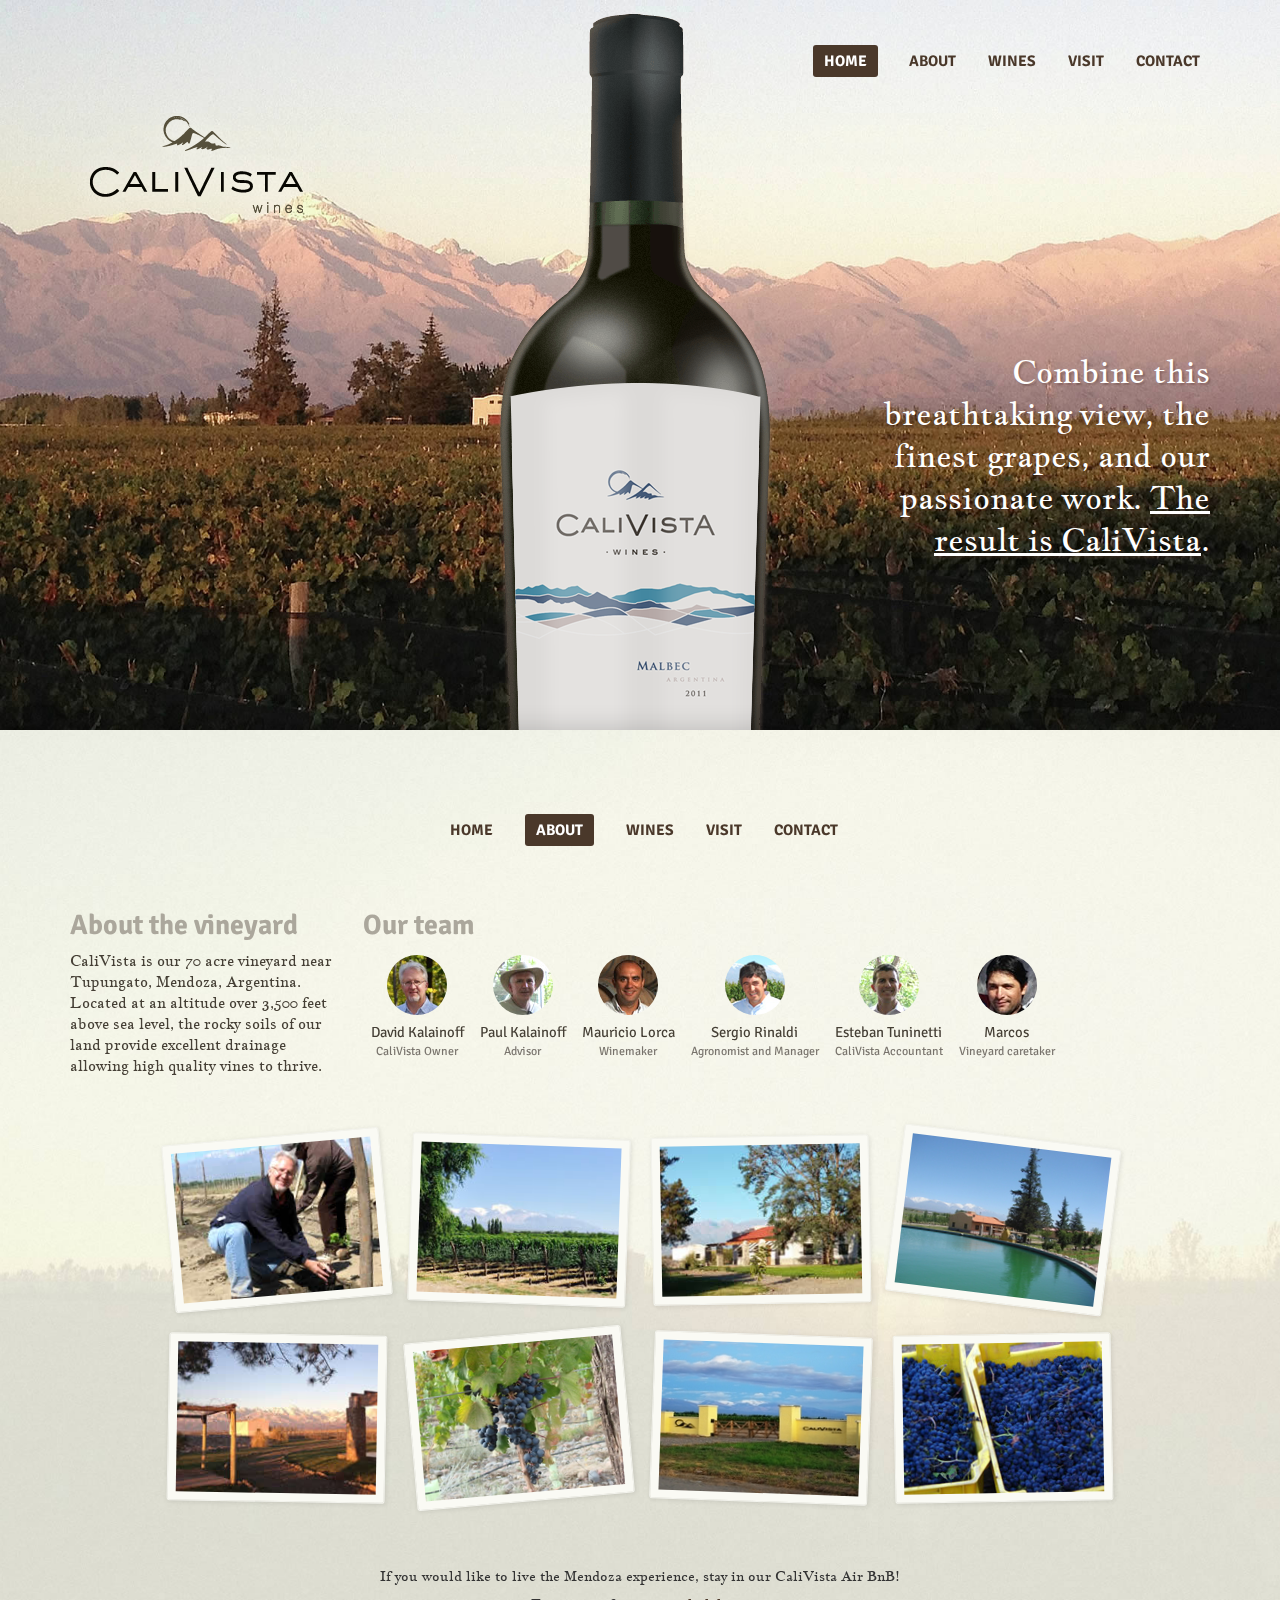
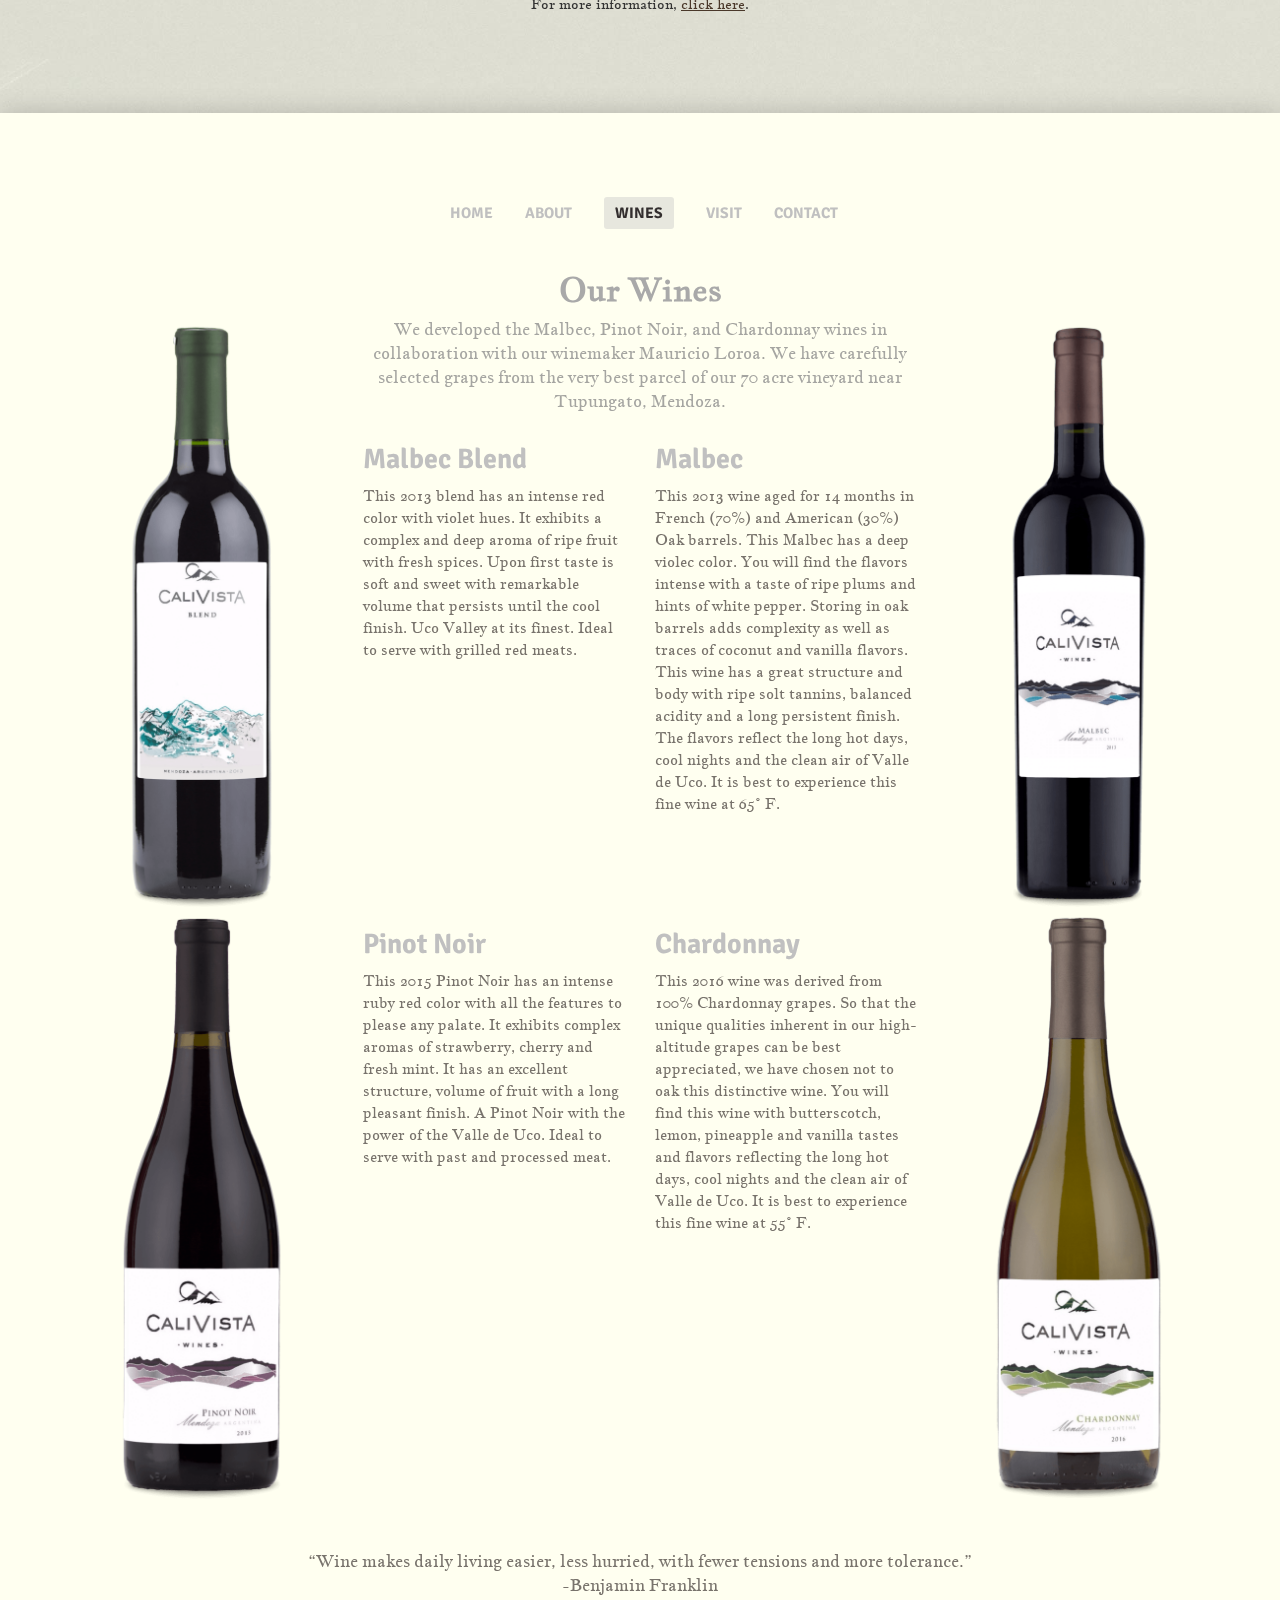
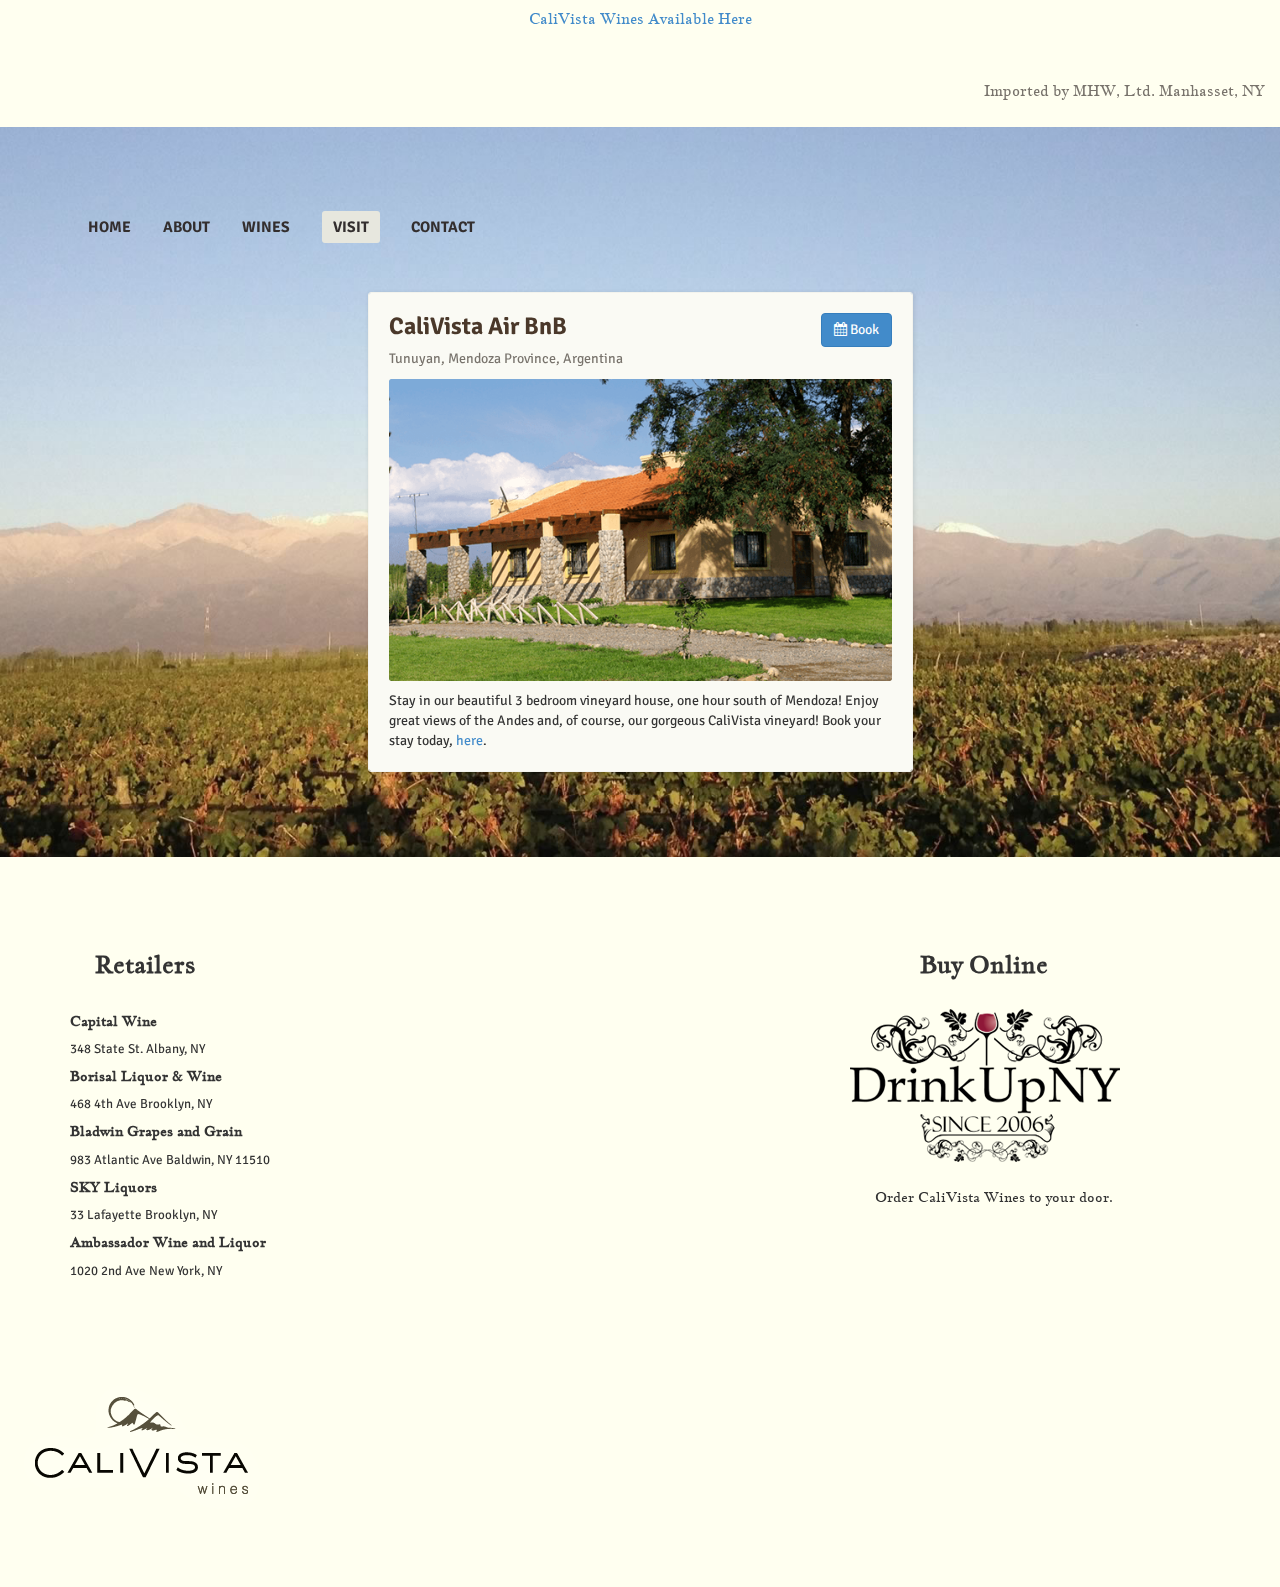
<file: index.html>
<!DOCTYPE html>
<html>
  <head>
    <link rel="apple-touch-icon" sizes="57x57" href="/apple-icon-57x57.png">
<link rel="apple-touch-icon" sizes="60x60" href="/apple-icon-60x60.png">
<link rel="apple-touch-icon" sizes="72x72" href="/apple-icon-72x72.png">
<link rel="apple-touch-icon" sizes="76x76" href="/apple-icon-76x76.png">
<link rel="apple-touch-icon" sizes="114x114" href="/apple-icon-114x114.png">
<link rel="apple-touch-icon" sizes="120x120" href="/apple-icon-120x120.png">
<link rel="apple-touch-icon" sizes="144x144" href="/apple-icon-144x144.png">
<link rel="apple-touch-icon" sizes="152x152" href="/apple-icon-152x152.png">
<link rel="apple-touch-icon" sizes="180x180" href="/apple-icon-180x180.png">
<link rel="icon" type="image/png" sizes="192x192"  href="/android-icon-192x192.png">
<link rel="icon" type="image/png" sizes="32x32" href="/favicon-32x32.png">
<link rel="icon" type="image/png" sizes="96x96" href="/favicon-96x96.png">
<link rel="icon" type="image/png" sizes="16x16" href="/favicon-16x16.png">
<link rel="manifest" href="/manifest.json">
<meta name="msapplication-TileColor" content="#ffffff">
<meta name="msapplication-TileImage" content="/ms-icon-144x144.png">
<meta name="theme-color" content="#ffffff">
    <meta charset="utf-8"><link href="libs/bootstrap/css/bootstrap.min.css" rel="stylesheet">
    <link href="css/teststyle5.css" rel="stylesheet"><link href="libs/fontawesome/css/font-awesome.min.css" rel="stylesheet">
    <link href="http://fonts.googleapis.com/css?family=Signika+Negative:400,600" rel="stylesheet" type="text/css">
    <link href="http://fonts.googleapis.com/css?family=Jacques+Francois:400,700" rel="stylesheet" type="text/css">
    <link rel="icon" type="image/png" href="img/icon.png">
    <meta name="viewport" content="width=device-width, initial-scale=1, maximum-scale=1, user-scalable=0">
    <script src="libs/jquery/jquery.min.js"></script>
    <script src="libs/modernizr/custom.modernizr.js"></script>
    <title>Calivista</title>
  </head>

  <body>
    <div class="col-xs-12 menu mobile_menu">
      <dl class="menu">
        <dd><a href="#home">home</a></dd>
        <dd><a href="#about">about</a></dd>
        <dd><a href="#wines">wines</a></dd>
        <dd><a href="#visit">visit</a></dd>
        <dd><a href="mailto:contact@calivista.com">contact</a></dd>
      </dl>
    </div>

    <header id="home" class="first-page page">

        <div id="bottle" class="bottle"></div>

        <div class="container">
          <div class="row">
            <div class="col-xs-12 col-sm-6 logo_wrapper">
              <h1 class="logo">Calivista</h1>
            </div>
            <div class="col-xs-12 col-sm-6 menu_wrapper">
              <dl class="menu">
                <dd class="active"><a href="#home">home</a></dd>
                <dd><a href="#about">about</a></dd>
                <dd><a href="#wines">wines</a></dd>
                <dd><a href="#visit">visit</a></dd>
                <dd><a href="mailto:contact@calivista.com">contact</a></dd>
              </dl>
            </div>
          </div>

          <div class="row">
            <div class="col-sm-4 col-sm-offset-8 col-xs-12 columns">
              <h2>Combine this breathtaking view, the finest grapes, and our passionate work. <u>The result is CaliVista</u>.</h2>
            </div>
          </div>
        </div>
      </header>

      <section id="about" class="about-page page">
        <div class="container">
          <div class="menu_wrapper">
            <dl class="menu">
              <dd><a href="#home">home</a></dd>
              <dd class="active"><a href="#about">about</a></dd>
              <dd><a href="#wines">wines</a></dd>
              <dd><a href="#visit">visit</a></dd>
              <dd><a href="mailto:contact@calivista.com">contact</a></dd>
            </dl>
          </div>
        </div>

        <div class="container">
          <div class="row main-text">
            <div class="col-xs-12 col-sm-4 col-md-3 columns">
              <h2>About the vineyard</h2>
              <p>CaliVista is our 70 acre vineyard near Tupungato, Mendoza, Argentina. Located at an altitude over 3,500 feet above sea level, the rocky soils of our land provide excellent drainage allowing high quality vines to thrive.</p>
            </div>

            <div class="col-xs-12 col-sm-8 col-md-9 columns">
              <h2>Our team</h2>
              <ul id="team-gallery" class="team-gallery">
                <li class="team-member"><img class="team-thumb" src="./img/team/david.jpg"> <span class="team-name">David Kalainoff</span> <span class="team-job">CaliVista Owner</span>
                  <div class="team-details">
                    <div class="team-details-member"><img class="team-photo" src="./img/team/large/david.jpg">
                      <h3 class="title">David Kalainoff</h3>
                      <h4 class="subtitle">CaliVista Owner</h4>
                      <p class="about">David Kalainoff from Iowa was a senior executive at a global insurance company when he first visited Argentina in 2007 in search of a wine-related investment. Shortly thereafter he purchased a 25 hectare vineyard in Mendoza&#x27;s prestigious Uco Valley. &quot;Although my friends at work thought I was crazy, I knew in my heart that Mendoza was a unique opportunity for me to get into wine and establish myself in an industry with tremendous potential,&quot; - says David. This year he began exporting his CaliVista wine to the United States. Dave has a wife Debbie, daughter Tatiana, and son Paulo.</p>
                    </div>
                  </div>
                </li>
                <li class="team-member"><img class="team-thumb" src="./img/team/paul.jpg"> <span class="team-name">Paul Kalainoff</span> <span class="team-job">Advisor</span>
                  <div class="team-details">
                    <div class="team-details-member"><img class="team-photo" src="./img/team/large/paulesteban.jpg">
                      <h3 class="title">Paul Kalainoff</h3>
                      <h4 class="subtitle">Advisor</h4>
                      <p class="about">Paul Kalainoff has valuable background in business management and ownership.</p>
                    </div>
                  </div>
                </li>
                <li class="team-member"><img class="team-thumb" src="./img/team/mauricio.jpg"> <span class="team-name">Mauricio Lorca</span> <span class="team-job">Winemaker</span>
                  <div class="team-details">
                    <div class="team-details-member"><img class="team-photo" src="./img/team/large/mauricio.jpg">
                      <h3 class="title">Mauricio Lorca</h3>
                      <h4 class="subtitle">Winemaker</h4>
                      <p class="about">Our winemaker is Mauricio Lorca, one of the stars in Argentine winemaking. Mauricio has university degrees in Enology and Viticulture. At age 21 he began his professional life in Mendoza at Bodega Esmeralda. Two years later he joined Michel Torino in Salta. At 24, he returned to Mendoza to become Head Winemaker of Luigi Bosca. Four years later he was made Head Winemaker at Finca La Celia where he produced several prize-winning wines. He is now the winemaker at Bodega Enrique Foster. We are very proud to have Mauricio on the Calivista team!</p>
                    </div>
                  </div>
                </li>
                <li class="team-member"><img class="team-thumb" src="./img/team/sergio.jpg"> <span class="team-name">Sergio Rinaldi</span> <span class="team-job">Agronomist and Manager</span>
                  <div class="team-details">
                    <div class="team-details-member"><img class="team-photo" src="./img/team/large/sergio.jpg">
                      <h3 class="title">Sergio Rinaldi</h3>
                      <h4 class="subtitle">Agronomist and Manager</h4>
                      <p class="about">Sergio A. Rinaldi is our agronomist and manager. Sergio is originally from Mendoza, having spent his entire career in the local Wine Industry. He has worked with us since 2008. His educational background includes extensive foreign experiences and two master degrees in Viticulture and Enology, and Agricultural Business.</p>
                    </div>
                  </div>
                </li>
                <li class="team-member"><img class="team-thumb" src="./img/team/esteban.jpg"> <span class="team-name">Esteban Tuninetti</span> <span class="team-job">CaliVista Accountant</span>
                  <div class="team-details">
                    <div class="team-details-member"><img class="team-photo" src="./img/team/large/paulesteban.jpg">
                      <h3 class="title">Esteban Tuninetti</h3>
                      <h4 class="subtitle">CaliVista Accountant</h4>
                      <p class="about">Esteban is our accountant in Mendoza, Argentina, and assists with administrative items at CaliVista.</p>
                    </div>
                  </div>
                </li>
                <li class="team-member"><img class="team-thumb" src="./img/team/marcos.jpg"> <span class="team-name">Marcos</span> <span class="team-job">Vineyard caretaker</span>
                  <div class="team-details">
                    <div class="team-details-member"><img class="team-photo" src="./img/team/large/marcos.jpg">
                      <h3 class="title">Marcos</h3>
                      <h4 class="subtitle">Vineyard caretaker</h4>
                      <p class="about">Marcos is our vineyard caretaker. Under the direction of Sergio, he handles the daily tasks to be completed to keep the vineyard producing and looking its very best! He is helped by tractor driver Gabriel Troncoso. Sol, Marcos’s wife is in charge of the hospitality at the vineyard. Sol, an English speaker, with a background in hotel management, helps us with wine tasting and rental of the vineyard house.</p>
                    </div>
                  </div>
                </li>

              </ul>
            </div>
          </div>

          <div class="row">
            <ul id="photo-gallery" class="clearing-thumbs gallery" data-clearing="">
              <li><a data-image="./img/gallery/large/firstvine.jpg" data-caption="Dave plants the first vine (2008)" class="photo"><img src="./img/gallery/firstvine.jpg"></a></li>
              <li><a data-image="./img/gallery/large/mountains.jpg" data-caption="View of the vineyard &amp; Andes Mountains" class="photo"><img src="./img/gallery/mountains.jpg"></a></li>
              <li><a data-image="./img/gallery/large/house2014.jpg" data-caption="CaliVista house" class="photo"><img src="./img/gallery/house2014.jpg"></a></li>
              <li><a data-image="./img/gallery/large/reservoir.jpg" data-caption="CaliVista reservoir for irrigation" class="photo"><img src="./img/gallery/reservoir.jpg"></a></li>
              <li><a data-image="./img/gallery/large/sunset.jpg" data-caption="Sunset at CaliVista" class="photo"><img src="./img/gallery/sunset.jpg"></a></li>
              <li><a data-image="./img/gallery/large/grape_bunch.jpg" data-caption="Healthy grapes" class="photo"><img src="./img/gallery/grape_bunch.jpg"></a></li>
              <li><a data-image="./img/gallery/large/entrance.jpg" data-caption="CaliVista Entrance" class="photo"><img src="./img/gallery/entrance.jpg"></a></li>
              <li><a data-image="./img/gallery/large/grapes2.jpg" data-caption="Freshly picked grapes" class="photo"><img src="./img/gallery/grapes2.jpg"></a></li>
            </ul>
          </div>

          <div class="row">
            <div class="renting-info col-xs-12 col-sm-offset-3 col-sm-6 large-centered columns">If you would like to live the Mendoza experience, stay in our CaliVista Air BnB! <br> For more information, <a href="#visit" data-scroll="">click here</a>.</div>
          </div>
        </div>
      </section>

      <section id="wines" class="wines-page page">
        <div class="container">
          <div class="menu_wrapper">
            <dl class="menu">
              <dd><a href="#home">home</a></dd>
              <dd><a href="#about">about</a></dd>
              <dd class="active"><a href="#wines">wines</a></dd>
              <dd><a href="#visit">visit</a></dd>
              <dd><a href="mailto:contact@calivista.com">contact</a></dd>
            </dl>
          </div>

          <div class="row">
            <div class="col-xs-12 columns">
              <h2 class="title">Our Wines</h2>
            </div>
          </div>

          <div class="row">
            <div class="col-sm-3 col-xs-12 columns winebottle hidden-xs"><img src="img/bottle_blend.png" id="wine_malbec" alt="Malbec">
            </div>
            <div class="col-sm-6 col-xs-12 columns">
              <p class="intro">We developed the Malbec, Pinot Noir, and Chardonnay wines in collaboration with our winemaker Mauricio Loroa. We have carefully selected grapes from the very best parcel of our 70 acre vineyard near Tupungato, Mendoza.</p>
              <div class="row wines">
                <div class="wine col-sm-6 col-xs-12 columns block1"><span class="wine_inline wine_malbec_inline visible-xs"><img src="img/bottle_blend.png" alt="Malbec"></span>
                  <h3 class="subtitle">Malbec Blend</h3>
                  <p>This 2013 blend has an intense red color with violet hues. It exhibits a complex and deep aroma of ripe fruit with fresh spices. Upon first taste is soft and sweet with remarkable volume that persists until the cool finish. Uco Valley at its finest. Ideal to serve with grilled red meats.</p>
                </div>

                <div class="col-sm-6 col-xs-12 columns block2"><span class="wine_inline wine_chardonnay_inline visible-xs"><img src="img/bottle_malbec.png" alt="Chardonnay"></span>
                  <h3 class="subtitle">Malbec</h3>
                  <p>This 2013 wine aged for 14 months in French (70%) and American (30%) Oak barrels. This Malbec has a deep violec color. You will find the flavors intense with a taste of ripe plums and hints of white pepper. Storing in oak barrels adds complexity as well as traces of coconut and vanilla flavors. This wine has a great structure and body with ripe solt tannins, balanced acidity and a long persistent finish. The flavors reflect the long hot days, cool nights and the clean air of Valle de Uco. It is best to experience this fine wine at 65° F.</p>
                </div>
              </div>
            </div>

            <div class="col-sm-3 col-xs-12 columns winebottle hidden-xs"><img src="img/bottle_malbec.png" id="wine_chardonnay" alt="Chardonnay">
            </div>
          </div>

          <div class="row">
            <div class="col-sm-3 col-xs-12 columns winebottle hidden-xs"><img src="img/bottle_pinotnoir.png" id="wine_malbec" alt="Malbec">
            </div>
            <div class="col-sm-6 col-xs-12 columns">
              <div class="row wines">
                <div class="wine col-sm-6 col-xs-12 columns block1"><span class="wine_inline wine_malbec_inline visible-xs"><img src="img/bottle_pinotnoir.png" alt="Malbec"></span>
                  <h3 class="subtitle">Pinot Noir</h3>
                  <p>This 2015 Pinot Noir has an intense ruby red color with all the features to please any palate. It exhibits complex aromas of strawberry, cherry and fresh mint. It has an excellent structure, volume of fruit with a long pleasant finish. A Pinot Noir with the power of the Valle de Uco. Ideal to serve with past and processed meat.</p>

                </div>

                <div class="col-sm-6 col-xs-12 columns block2"><span class="wine_inline wine_chardonnay_inline visible-xs"><img src="img/bottle_chardonnay.png" alt="Chardonnay"></span>
                  <h3 class="subtitle">Chardonnay</h3>
                  <p>This 2016 wine was derived from 100% Chardonnay grapes. So that the unique qualities inherent in our high-altitude grapes can be best appreciated, we have chosen not to oak this distinctive wine. You will find this wine with butterscotch, lemon, pineapple and vanilla tastes and flavors reflecting the long hot days, cool nights and the clean air of Valle de Uco. It is best to experience this fine wine at 55° F.</p>
                </div>
              </div>
            </div>

            <div class="col-sm-3 col-xs-12 columns winebottle hidden-xs"><img src="img/bottle_chardonnay.png" id="wine_chardonnay" alt="Chardonnay">
            </div>
          </div>


          <div class="quotes col-sm-12">
            <p >“Wine makes daily living easier, less hurried, with fewer tensions and more tolerance.”  <br>-Benjamin Franklin</p>


            <a href="#stores">CaliVista Wines Available Here</a>

          </div>
        </div>

        <footer>
          <p>Imported by MHW, Ltd. Manhasset, NY</p>
        </footer>
      </section>

      <section id="visit" class="visit-page page">
        <div class="container">
          <div class="menu_wrapper">
            <dl class="menu">
              <dd><a href="#home">home</a></dd>
              <dd><a href="#about">about</a></dd>
              <dd><a href="#wines">wines</a></dd>
              <dd class="active"><a href="#visit">visit</a></dd>
              <dd><a href="mailto:contact@calivista.com">contact</a></dd>
            </dl>
          </div>

          <div class="row">
            <div class="col-sm-6 col-sm-offset-3 col-xs-12">
              <div class="property">
                <h3 class="title">CaliVista Air BnB</h3>
                <p class="subtitle">Tunuyan, Mendoza Province, Argentina</p>
                <a target="blank" href="https://www.airbnb.com/rooms/2628227">
                  <div class="property-photo" style="background-image:url(img/house.png)"></div>
                </a>
                <p>Stay in our beautiful 3 bedroom vineyard house, one hour south of Mendoza! Enjoy great views of the Andes and, of course, our gorgeous
                  CaliVista vineyard! Book your stay today,
                <a target="blank" href="https://www.airbnb.com/rooms/2628227">here</a>.</p>
                <a target="blank" href="https://www.airbnb.com/rooms/2628227" class="book btn btn-primary"><i class="fa fa-calendar"></i> Book</a>
              </div>
            </div>
          </div>
        </div>
      </section>


      <section id="stores" class="stores-page page">
        <div class="container">
          <div class="row">
            <div class="stores col-lg-8">
              <h3 class="title">Retailers</h3>

              <h5>Capital Wine</h5><span>348 State St. Albany, NY</span>
              <h5>Borisal Liquor &amp; Wine</h5><span>468 4th Ave Brooklyn, NY</span>
              <h5>Bladwin Grapes and Grain</h5><span>983 Atlantic Ave Baldwin, NY 11510</span>
              <h5>SKY Liquors</h5><span>33 Lafayette Brooklyn, NY</span>
              <h5>Ambassador Wine and Liquor</h5><span>1020 2nd Ave New York, NY</span>

            </div>



            <div class="order col-lg-4">
              <h3 class="title-buy">Buy Online</h3>
              <br>
              <a class="drinkup-logo" target="_blank" href="https://www.drinkupny.com/search_results_a/254.html?Search=calivista&Submit=#/?keywords=calivista"><img src="img/drinkup_logo.png"></a>

              <p>Order CaliVista Wines to your door.<p>
            </div>
          </div>
        </div>



        <div class="col-xs-12 col-sm-12 logo_wrapper">
          <h1 class="logo"></h1>
        </div>

      </section>


      <script src="libs/bootstrap/js/bootstrap.min.js"></script>
      <script src="libs/simpmodal/simpmodal.js"></script>
      <script src="libs/swiper/swiper.min.js"></script>
      <script src="js/scripts.js"></script></body></html>
</file>
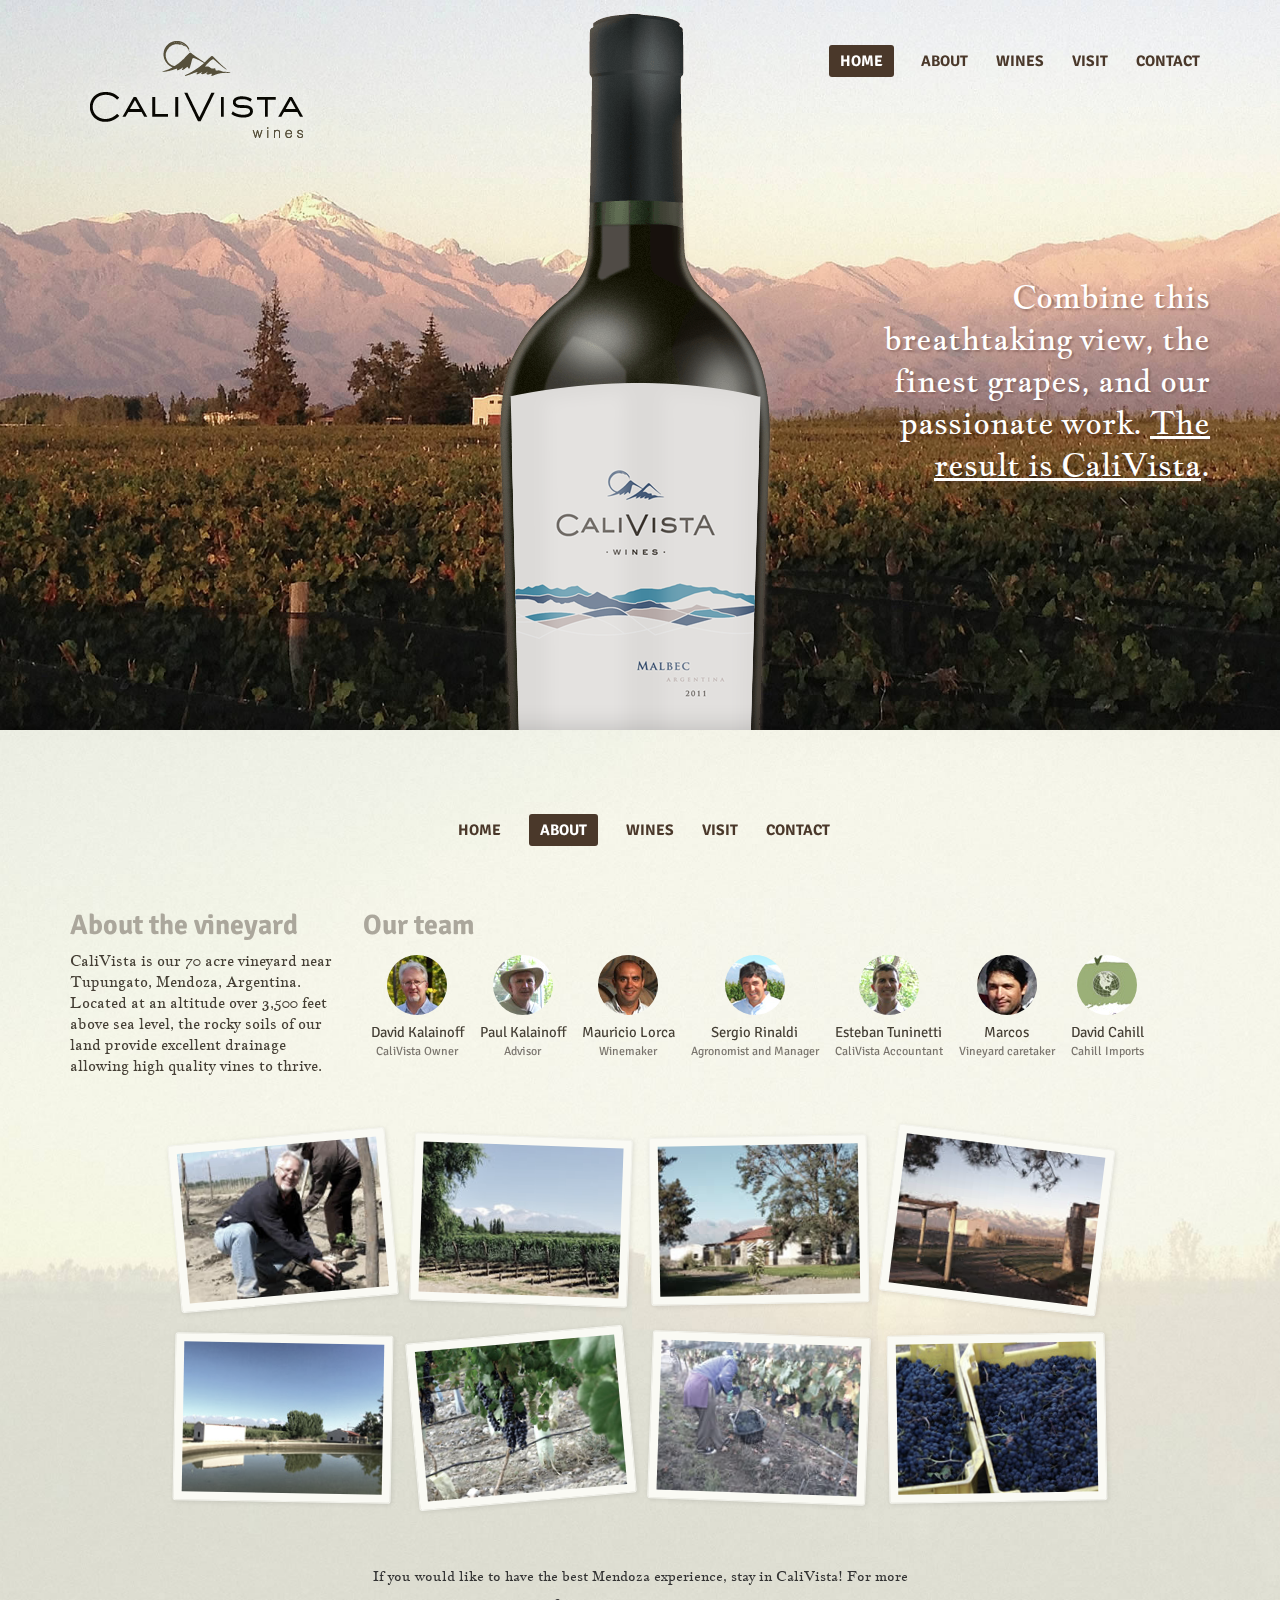
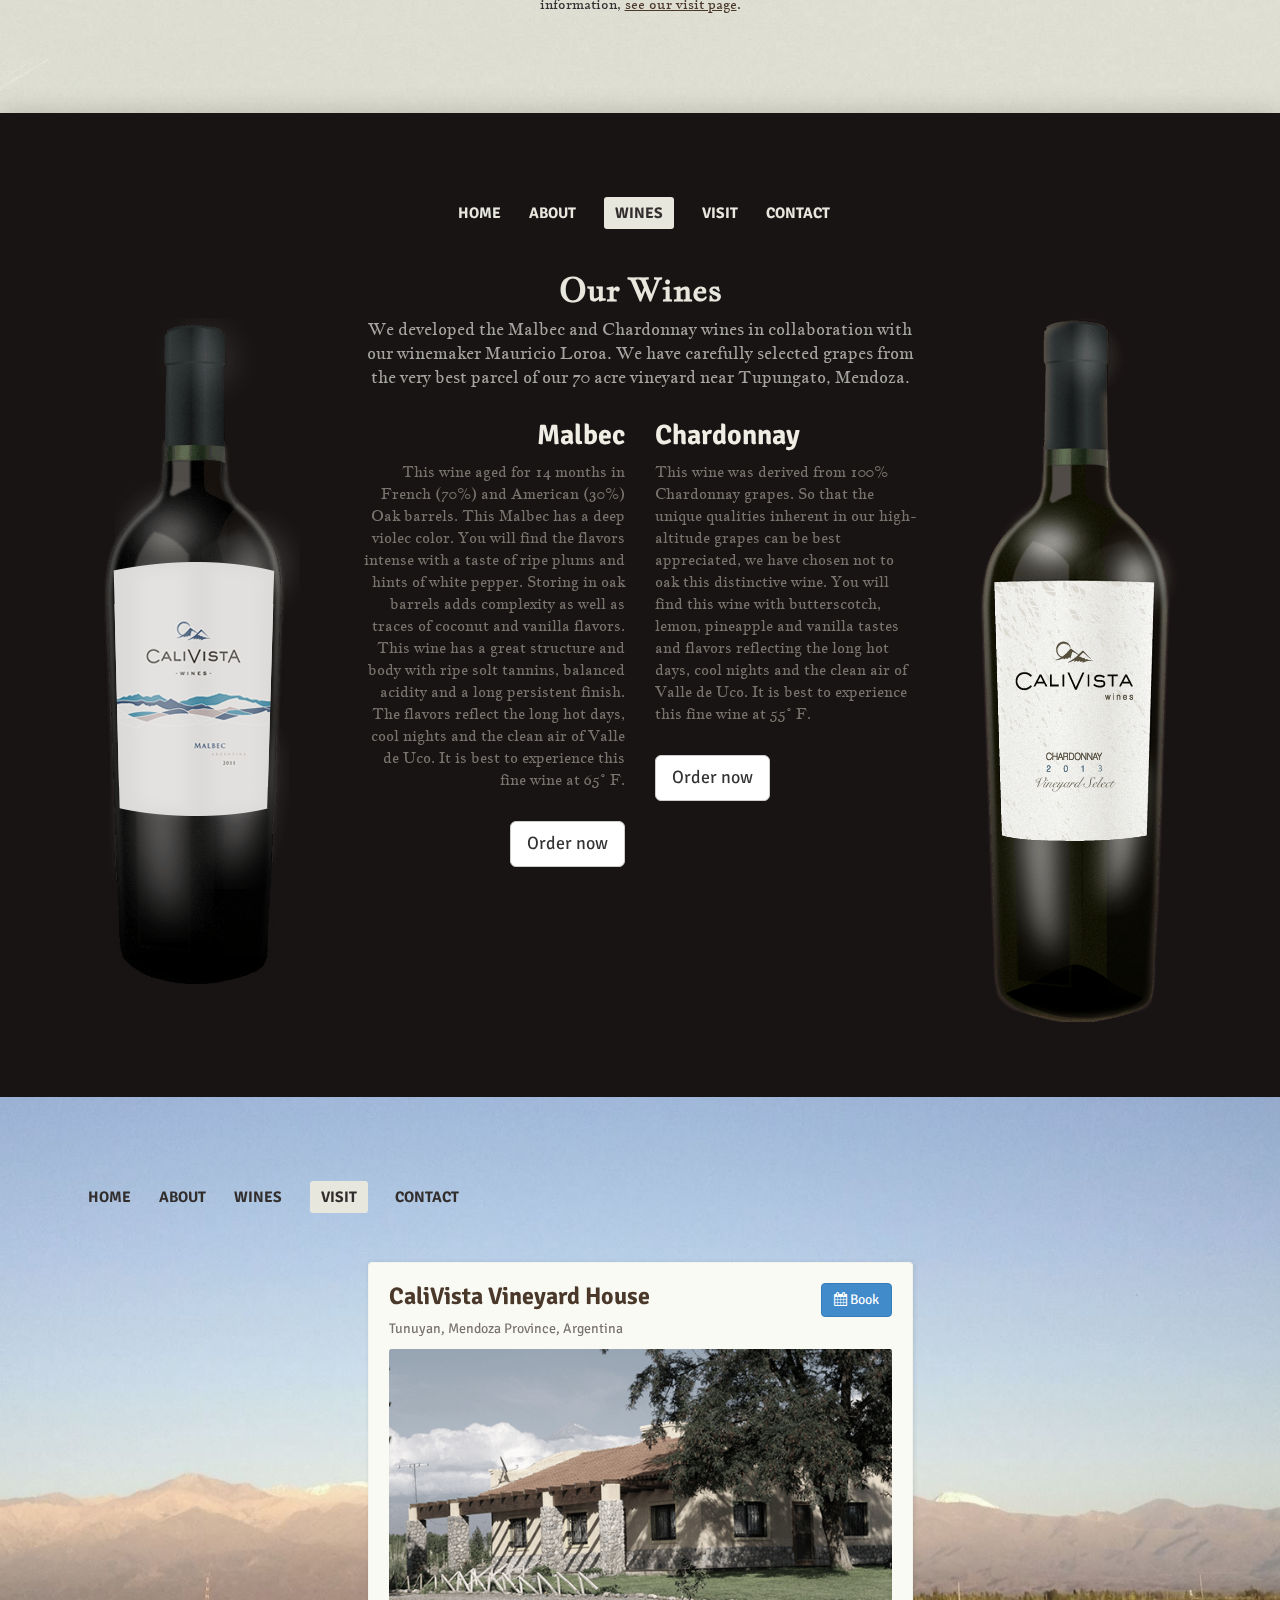
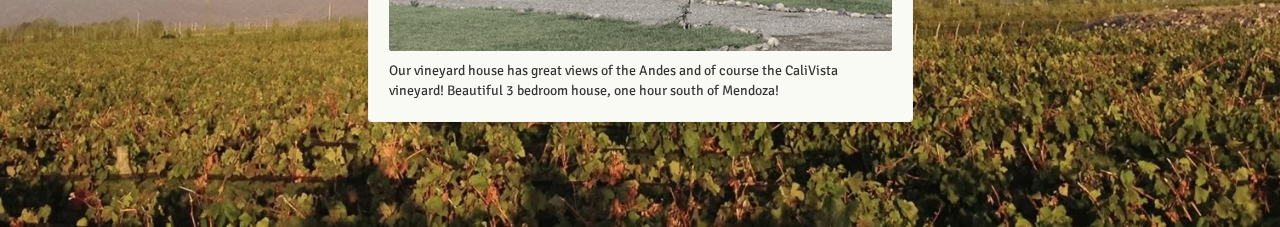
<file: Calivista Original Code/index.html>
<!DOCTYPE html><html><head><meta charset="utf-8"><link href="libs/bootstrap/css/bootstrap.min.css" rel="stylesheet"><link href="css/style.css" rel="stylesheet"><link href="libs/fontawesome/css/font-awesome.min.css" rel="stylesheet"><link href="http://fonts.googleapis.com/css?family=Signika+Negative:400,600" rel="stylesheet" type="text/css"><link href="http://fonts.googleapis.com/css?family=Jacques+Francois:400,700" rel="stylesheet" type="text/css"><link rel="icon" type="image/png" href="img/icon.png"><meta name="viewport" content="width=device-width, initial-scale=1, maximum-scale=1, user-scalable=0"><script src="libs/jquery/jquery.min.js"></script><script src="libs/modernizr/custom.modernizr.js"></script><title>Calivista</title></head><body><div class="col-xs-12 menu mobile_menu"><dl class="menu"><dd><a href="#home">home</a></dd><dd><a href="#about">about</a></dd><dd><a href="#wines">wines</a></dd><dd><a href="#visit">visit</a></dd><dd><a href="mailto:contact@calivista.com">contact</a></dd></dl></div><header id="home" class="first-page page"><div id="bottle" class="bottle"></div><div class="container"><div class="row"><div class="col-xs-12 col-sm-6 logo_wrapper"><h1 class="logo">Calivista</h1></div><div class="col-xs-12 col-sm-6 menu_wrapper"><dl class="menu"><dd class="active"><a href="#home">home</a></dd><dd><a href="#about">about</a></dd><dd><a href="#wines">wines</a></dd><dd><a href="#visit">visit</a></dd><dd><a href="mailto:contact@calivista.com">contact</a></dd></dl></div></div><div class="row"><div class="col-sm-4 col-sm-offset-8 col-xs-12 columns"><h2>Combine this breathtaking view, the finest grapes, and our passionate work. <u>The result is CaliVista</u>.</h2></div></div></div></header><section id="about" class="about-page page"><div class="container"><div class="menu_wrapper"><dl class="menu"><dd><a href="#home">home</a></dd><dd class="active"><a href="#about">about</a></dd><dd><a href="#wines">wines</a></dd><dd><a href="#visit">visit</a></dd><dd><a href="mailto:contact@calivista.com">contact</a></dd></dl></div></div><div class="container"><div class="row main-text"><div class="col-xs-12 col-sm-4 col-md-3 columns"><h2>About the vineyard</h2><p>CaliVista is our 70 acre vineyard near Tupungato, Mendoza, Argentina. Located at an altitude over 3,500 feet above sea level, the rocky soils of our land provide excellent drainage allowing high quality vines to thrive.</p></div><div class="col-xs-12 col-sm-8 col-md-9 columns"><h2>Our team</h2><ul id="team-gallery" class="team-gallery"><li class="team-member"><img class="team-thumb" src="./img/team/david.jpg"> <span class="team-name">David Kalainoff</span> <span class="team-job">CaliVista Owner</span><div class="team-details"><div class="team-details-member"><img class="team-photo" src="./img/team/large/david.jpg"><h3 class="title">David Kalainoff</h3><h4 class="subtitle">CaliVista Owner</h4><p class="about">David Kalainoff from Iowa was a senior executive at a global insurance company when he first visited Argentina in 2007 in search of a wine-related investment. Shortly thereafter he purchased a 25 hectare vineyard in Mendoza&#x27;s prestigious Uco Valley. &quot;Although my friends at work thought I was crazy, I knew in my heart that Mendoza was a unique opportunity for me to get into wine and establish myself in an industry with tremendous potential,&quot; - says David. This year he began exporting his CaliVista wine to the United States. Dave has a wife Debbie, daughter Tatiana, and son Paulo.</p></div></div></li><li class="team-member"><img class="team-thumb" src="./img/team/paul.jpg"> <span class="team-name">Paul Kalainoff</span> <span class="team-job">Advisor</span><div class="team-details"><div class="team-details-member"><img class="team-photo" src="./img/team/large/paulesteban.jpg"><h3 class="title">Paul Kalainoff</h3><h4 class="subtitle">Advisor</h4><p class="about">Paul Kalainoff has valuable background in business management and ownership.</p></div></div></li><li class="team-member"><img class="team-thumb" src="./img/team/mauricio.jpg"> <span class="team-name">Mauricio Lorca</span> <span class="team-job">Winemaker</span><div class="team-details"><div class="team-details-member"><img class="team-photo" src="./img/team/large/mauricio.jpg"><h3 class="title">Mauricio Lorca</h3><h4 class="subtitle">Winemaker</h4><p class="about">Our winemaker is Mauricio Lorca, one of the stars in Argentine winemaking. Mauricio has university degrees in Enology and Viticulture. At age 21 he began his professional life in Mendoza at Bodega Esmeralda. Two years later he joined Michel Torino in Salta. At 24, he returned to Mendoza to become Head Winemaker of Luigi Bosca. Four years later he was made Head Winemaker at Finca La Celia where he produced several prize-winning wines. He is now the winemaker at Bodega Enrique Foster. We are very proud to have Mauricio on the Calivista team!</p></div></div></li><li class="team-member"><img class="team-thumb" src="./img/team/sergio.jpg"> <span class="team-name">Sergio Rinaldi</span> <span class="team-job">Agronomist and Manager</span><div class="team-details"><div class="team-details-member"><img class="team-photo" src="./img/team/large/sergio.jpg"><h3 class="title">Sergio Rinaldi</h3><h4 class="subtitle">Agronomist and Manager</h4><p class="about">Sergio A. Rinaldi is our agronomist and manager. Sergio is originally from Mendoza, having spent his entire career in the local Wine Industry. He has worked with us since 2008. His educational background includes extensive foreign experiences and two master degrees in Viticulture and Enology, and Agricultural Business.</p></div></div></li><li class="team-member"><img class="team-thumb" src="./img/team/esteban.jpg"> <span class="team-name">Esteban Tuninetti</span> <span class="team-job">CaliVista Accountant</span><div class="team-details"><div class="team-details-member"><img class="team-photo" src="./img/team/large/paulesteban.jpg"><h3 class="title">Esteban Tuninetti</h3><h4 class="subtitle">CaliVista Accountant</h4><p class="about">Esteban is our accountant in Mendoza, Argentina, and assists with administrative items at CaliVista.</p></div></div></li><li class="team-member"><img class="team-thumb" src="./img/team/marcos.jpg"> <span class="team-name">Marcos</span> <span class="team-job">Vineyard caretaker</span><div class="team-details"><div class="team-details-member"><img class="team-photo" src="./img/team/large/marcos.jpg"><h3 class="title">Marcos</h3><h4 class="subtitle">Vineyard caretaker</h4><p class="about">Marcos is our vineyard caretaker. Under the direction of Sergio, he handles the daily tasks to be completed to keep the vineyard producing and looking its very best! He is helped by tractor driver Gabriel Troncoso. Sol, Marcos’s wife is in charge of the hospitality at the vineyard. Sol, an English speaker, with a background in hotel management, helps us with wine tasting and rental of the vineyard house.</p></div></div></li><li class="team-member"><img class="team-thumb" src="./img/team/cahill.jpg"> <span class="team-name">David Cahill</span> <span class="team-job">Cahill Imports</span><div class="team-details"><div class="team-details-member"><img class="team-photo" src="./img/team/large/cahill.jpg"><h3 class="title">David Cahill</h3><h4 class="subtitle">Cahill Imports</h4><p class="about">David Cahill is our importer and distributor in the MidWest, USA.</p></div></div></li></ul></div></div><div class="row"><ul id="photo-gallery" class="clearing-thumbs gallery" data-clearing=""><li><a data-image="./img/gallery/large/firstvine.jpg" data-caption="Dave plants the first vine (2008)" class="photo"><img src="./img/gallery/firstvine.jpg"></a></li><li><a data-image="./img/gallery/large/mountains.jpg" data-caption="" class="photo"><img src="./img/gallery/mountains.jpg"></a></li><li><a data-image="./img/gallery/large/house2014.jpg" data-caption="CaliVista house" class="photo"><img src="./img/gallery/house2014.jpg"></a></li><li><a data-image="./img/gallery/large/sunset.jpg" data-caption="Sunset at CaliVista" class="photo"><img src="./img/gallery/sunset.jpg"></a></li><li><a data-image="./img/gallery/large/house.jpg" data-caption="CaliVista reservoir for irrigation" class="photo"><img src="./img/gallery/house.jpg"></a></li><li><a data-image="./img/gallery/large/grapes.jpg" data-caption="" class="photo"><img src="./img/gallery/grapes.jpg"></a></li><li><a data-image="./img/gallery/large/harvest.jpg" data-caption="Harvest time at CaliVista" class="photo"><img src="./img/gallery/harvest.jpg"></a></li><li><a data-image="./img/gallery/large/grapes2.jpg" data-caption="" class="photo"><img src="./img/gallery/grapes2.jpg"></a></li></ul></div><div class="row"><div class="renting-info col-xs-12 col-sm-offset-3 col-sm-6 large-centered columns">If you would like to have the best Mendoza experience, stay in CaliVista! For more information, <a href="#visit" data-scroll="">see our visit page</a>.</div></div></div></section><section id="wines" class="wines-page page"><div class="container"><div class="menu_wrapper"><dl class="menu"><dd><a href="#home">home</a></dd><dd><a href="#about">about</a></dd><dd class="active"><a href="#wines">wines</a></dd><dd><a href="#visit">visit</a></dd><dd><a href="mailto:contact@calivista.com">contact</a></dd></dl></div><div class="row"><div class="col-xs-12 columns"><h2 class="title">Our Wines</h2></div></div><div class="row"><div class="col-sm-3 col-xs-12 columns winebottle hidden-xs"><img src="img/bottle_small_malbec.png" id="wine_malbec" alt="Malbec"></div><div class="col-sm-6 col-xs-12 columns"><p class="intro">We developed the Malbec and Chardonnay wines in collaboration with our winemaker Mauricio Loroa. We have carefully selected grapes from the very best parcel of our 70 acre vineyard near Tupungato, Mendoza.</p><div class="row wines"><div class="wine col-sm-6 col-xs-12 columns block1"><span class="wine_inline wine_malbec_inline visible-xs"><img src="img/bottle_small_malbec.png" alt="Malbec"></span><h3 class="subtitle">Malbec</h3><p>This wine aged for 14 months in French (70%) and American (30%) Oak barrels. This Malbec has a deep violec color. You will find the flavors intense with a taste of ripe plums and hints of white pepper. Storing in oak barrels adds complexity as well as traces of coconut and vanilla flavors. This wine has a great structure and body with ripe solt tannins, balanced acidity and a long persistent finish. The flavors reflect the long hot days, cool nights and the clean air of Valle de Uco. It is best to experience this fine wine at 65° F.</p><p class="order-wrapper"><a id="order_button" target="blank" href="mailto:contact@calivista.com" class="btn btn-lg btn-default">Order now</a></p></div><div class="col-sm-6 col-xs-12 columns block2"><span class="wine_inline wine_chardonnay_inline visible-xs"><img src="img/bottle_small_chardonnay.png" alt="Chardonnay"></span><h3 class="subtitle">Chardonnay</h3><p>This wine was derived from 100% Chardonnay grapes. So that the unique qualities inherent in our high-altitude grapes can be best appreciated, we have chosen not to oak this distinctive wine. You will find this wine with butterscotch, lemon, pineapple and vanilla tastes and flavors reflecting the long hot days, cool nights and the clean air of Valle de Uco. It is best to experience this fine wine at 55° F.</p><p class="order-wrapper"><a id="order_button" target="blank" href="mailto:contact@calivista.com" class="btn btn-lg btn-default">Order now</a></p></div></div></div><div class="col-sm-3 col-xs-12 columns winebottle hidden-xs"><img src="img/bottle_small_chardonnay.png" id="wine_chardonnay" alt="Chardonnay"></div></div></div></section><section id="visit" class="visit-page page"><div class="container"><div class="menu_wrapper"><dl class="menu"><dd><a href="#home">home</a></dd><dd><a href="#about">about</a></dd><dd><a href="#wines">wines</a></dd><dd class="active"><a href="#visit">visit</a></dd><dd><a href="mailto:contact@calivista.com">contact</a></dd></dl></div><div class="row"><div class="col-sm-6 col-sm-offset-3 col-xs-12"><div class="property"><h3 class="title">CaliVista Vineyard House</h3><p class="subtitle">Tunuyan, Mendoza Province, Argentina</p><a target="blank" href="https://www.airbnb.com/rooms/2628227"><div class="property-photo" style="background-image:url(img/house.png)"></div></a><p>Our vineyard house has great views of the Andes and of course the CaliVista vineyard! Beautiful 3 bedroom house, one hour south of Mendoza!</p><a target="blank" href="https://www.airbnb.com/rooms/2628227" class="book btn btn-primary"><i class="fa fa-calendar"></i> Book</a></div></div></div></div></section><script src="libs/bootstrap/js/bootstrap.min.js"></script><script src="libs/simpmodal/simpmodal.js"></script><script src="libs/swiper/swiper.min.js"></script><script src="js/scripts.js"></script></body></html>
</file>
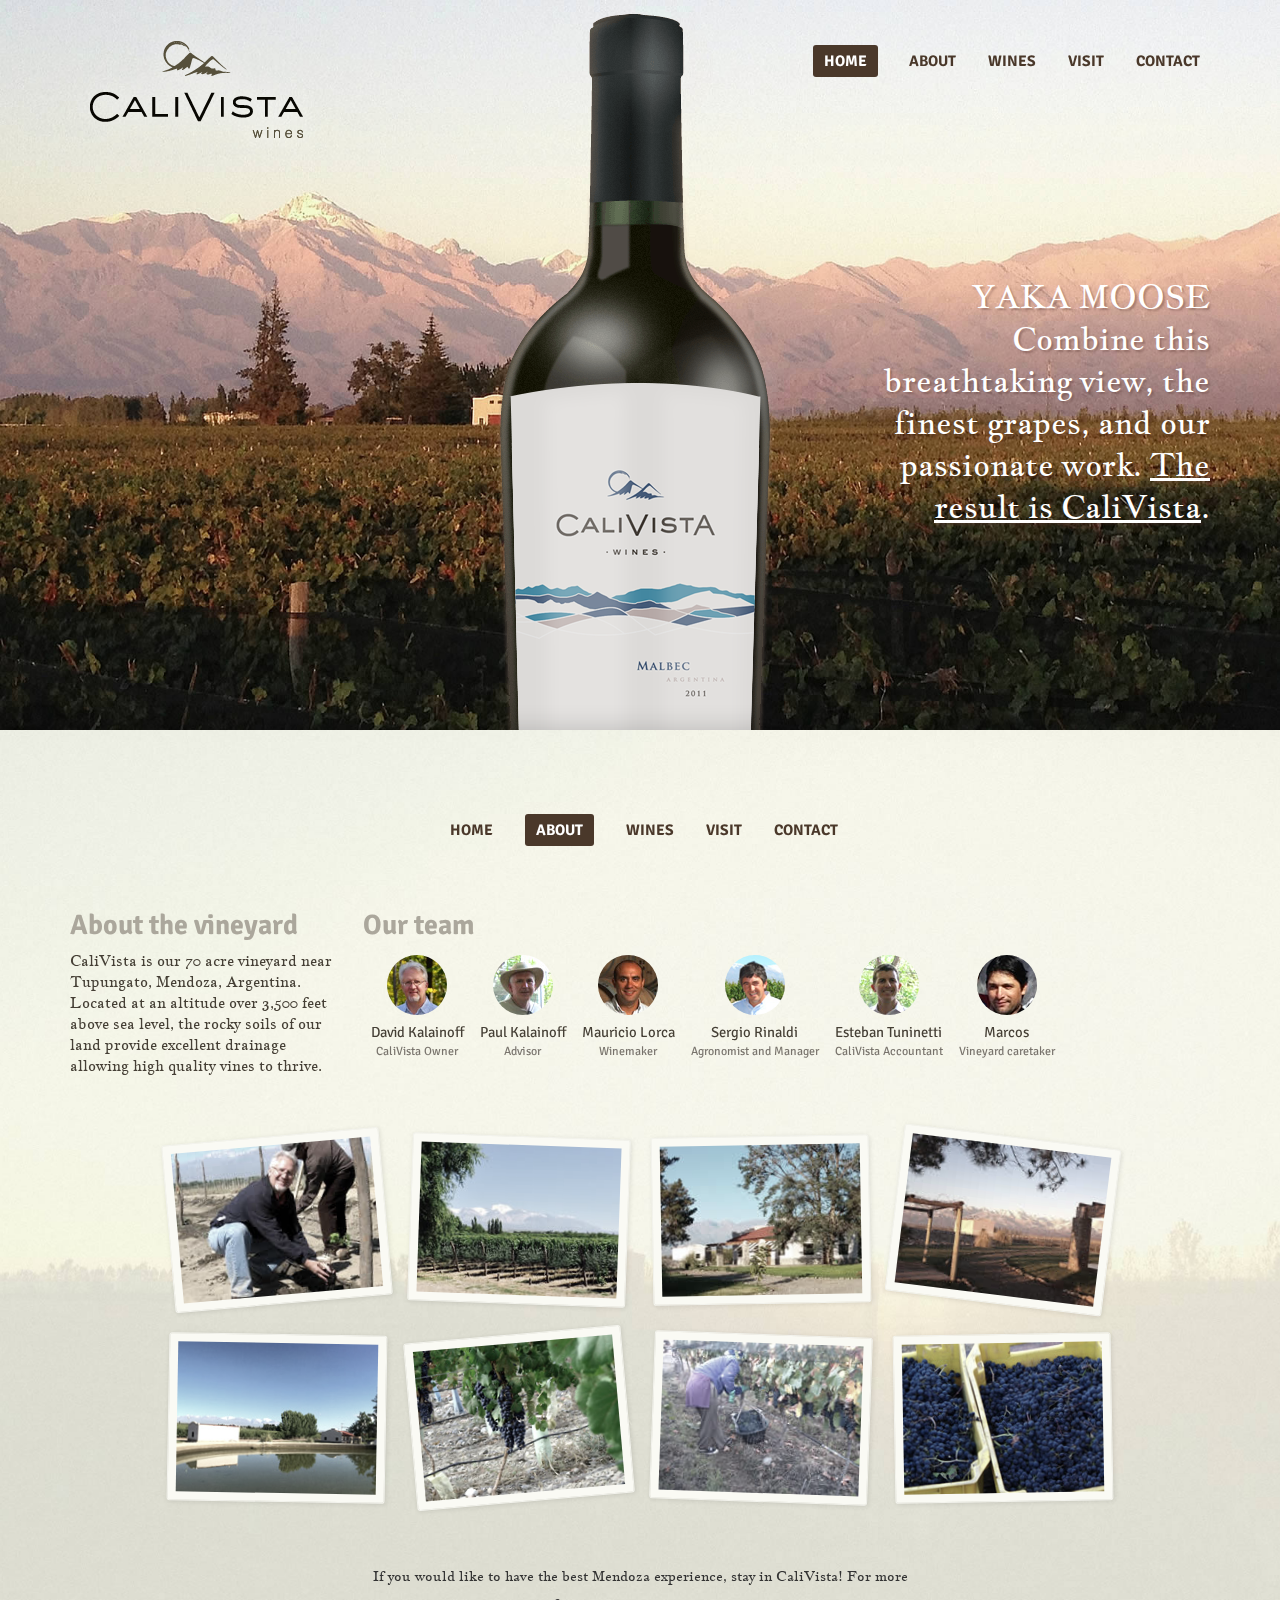
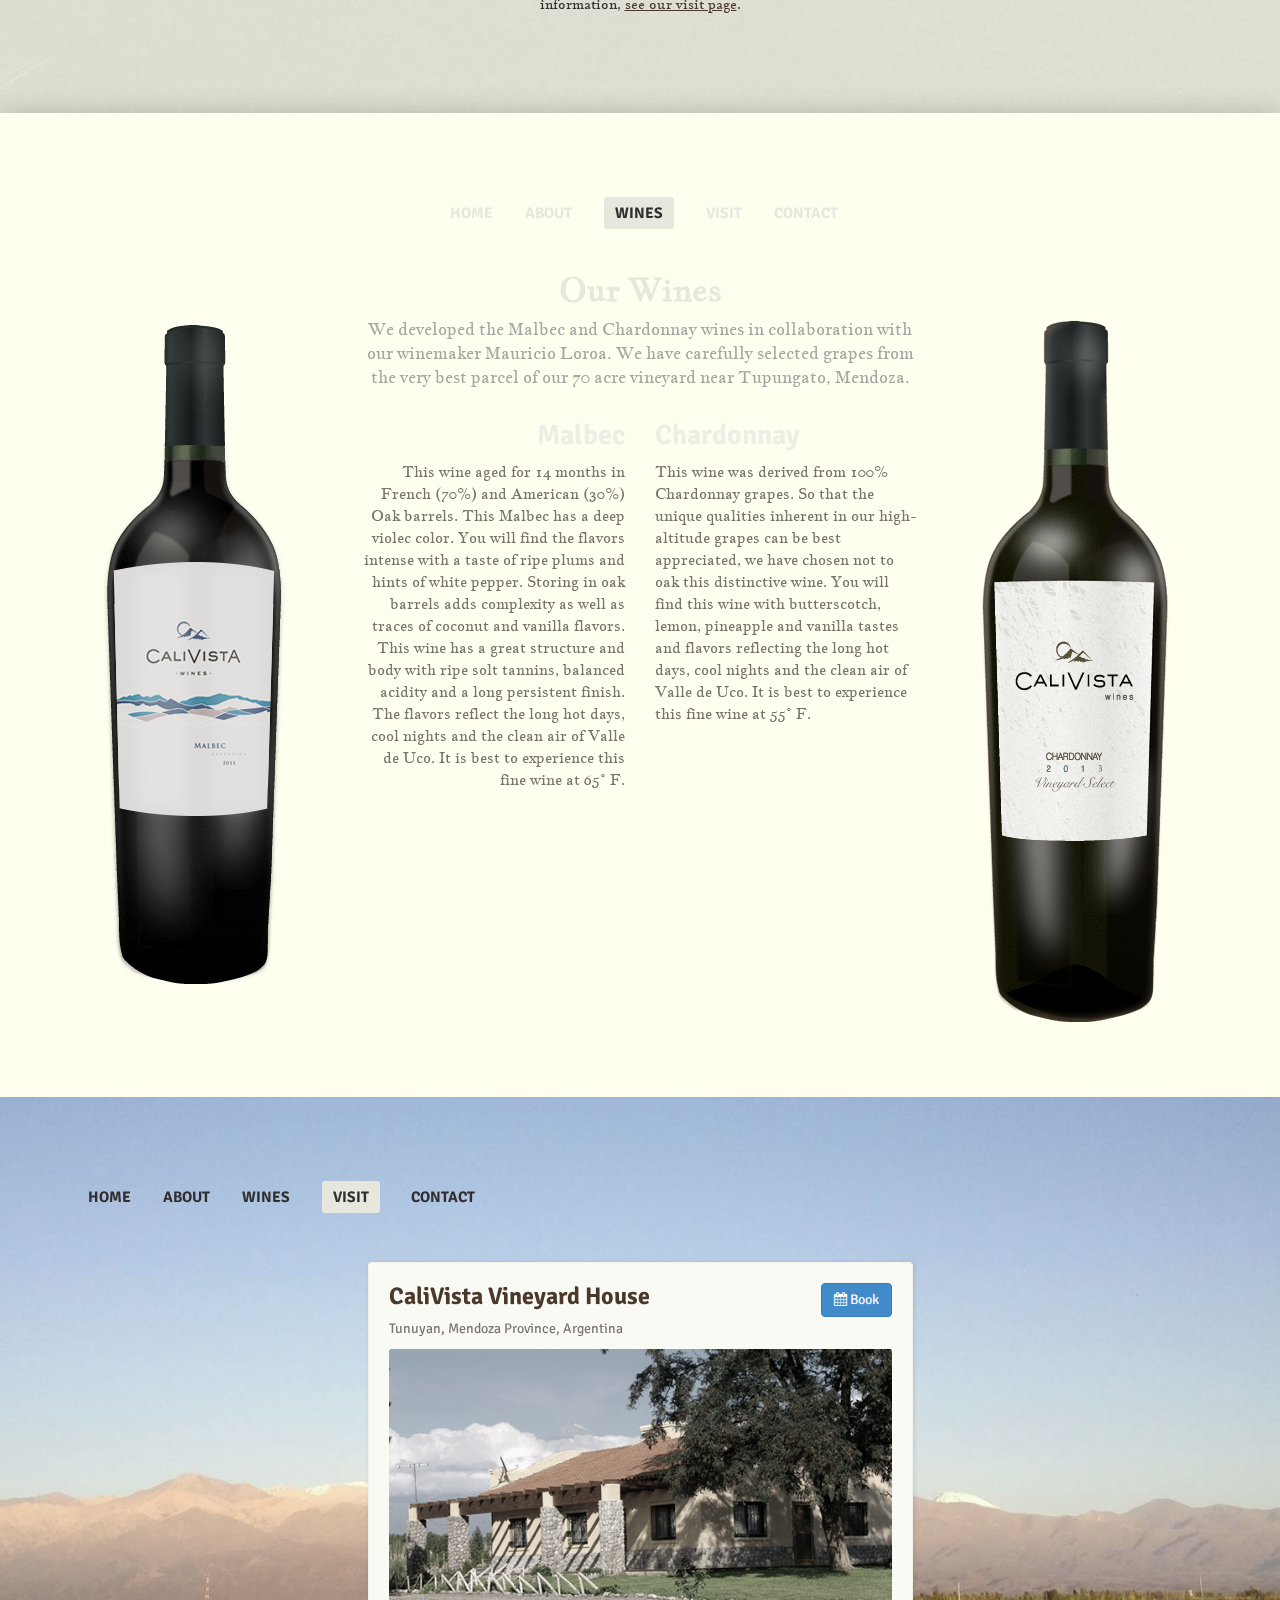
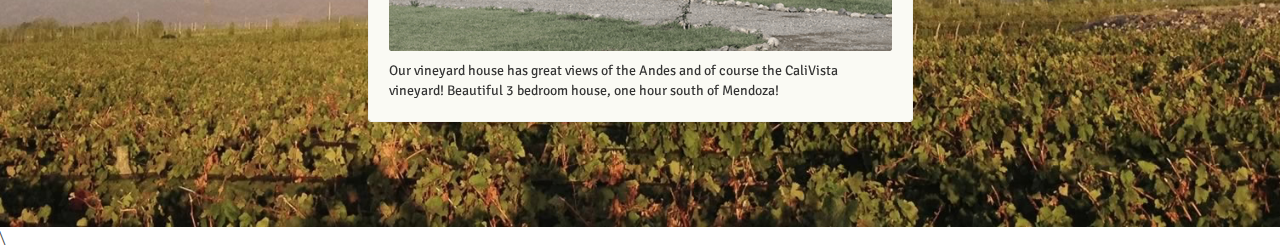
<file: test.html>
<!DOCTYPE html>
<html>
  <head>
    <meta charset="utf-8"><link href="libs/bootstrap/css/bootstrap.min.css" rel="stylesheet">
    <link href="css/teststyle.css" rel="stylesheet"><link href="libs/fontawesome/css/font-awesome.min.css" rel="stylesheet">
    <link href="http://fonts.googleapis.com/css?family=Signika+Negative:400,600" rel="stylesheet" type="text/css">
    <link href="http://fonts.googleapis.com/css?family=Jacques+Francois:400,700" rel="stylesheet" type="text/css">
    <link rel="icon" type="image/png" href="img/icon.png">
    <meta name="viewport" content="width=device-width, initial-scale=1, maximum-scale=1, user-scalable=0">
    <script src="libs/jquery/jquery.min.js"></script>
    <script src="libs/modernizr/custom.modernizr.js"></script>
    <title>Calivista</title>
  </head>

  <body>
    <div class="col-xs-12 menu mobile_menu">
      <dl class="menu">
        <dd><a href="#home">home</a></dd>
        <dd><a href="#about">about</a></dd>
        <dd><a href="#wines">wines</a></dd>
        <dd><a href="#visit">visit</a></dd>
        <dd><a href="mailto:contact@calivista.com">contact</a></dd>
      </dl>
    </div>

    <header id="home" class="first-page page">

        <div id="bottle" class="bottle"></div>

        <div class="container">
          <div class="row">
            <div class="col-xs-12 col-sm-6 logo_wrapper">
              <h1 class="logo">Calivista</h1>
            </div>
            <div class="col-xs-12 col-sm-6 menu_wrapper">
              <dl class="menu">
                <dd class="active"><a href="#home">home</a></dd>
                <dd><a href="#about">about</a></dd>
                <dd><a href="#wines">wines</a></dd>
                <dd><a href="#visit">visit</a></dd>
                <dd><a href="mailto:contact@calivista.com">contact</a></dd>
              </dl>
            </div>
          </div>

          <div class="row">
            <div class="col-sm-4 col-sm-offset-8 col-xs-12 columns">
              <h2>YAKA MOOSE <br>Combine this breathtaking view, the finest grapes, and our passionate work. <u>The result is CaliVista</u>.</h2>
            </div>
          </div>
        </div>
      </header>

      <section id="about" class="about-page page">
        <div class="container">
          <div class="menu_wrapper">
            <dl class="menu">
              <dd><a href="#home">home</a></dd>
              <dd class="active"><a href="#about">about</a></dd>
              <dd><a href="#wines">wines</a></dd>
              <dd><a href="#visit">visit</a></dd>
              <dd><a href="mailto:contact@calivista.com">contact</a></dd>
            </dl>
          </div>
        </div>

        <div class="container">
          <div class="row main-text">
            <div class="col-xs-12 col-sm-4 col-md-3 columns">
              <h2>About the vineyard</h2>
              <p>CaliVista is our 70 acre vineyard near Tupungato, Mendoza, Argentina. Located at an altitude over 3,500 feet above sea level, the rocky soils of our land provide excellent drainage allowing high quality vines to thrive.</p>
            </div>

            <div class="col-xs-12 col-sm-8 col-md-9 columns">
              <h2>Our team</h2>
              <ul id="team-gallery" class="team-gallery">
                <li class="team-member"><img class="team-thumb" src="./img/team/david.jpg"> <span class="team-name">David Kalainoff</span> <span class="team-job">CaliVista Owner</span>
                  <div class="team-details">
                    <div class="team-details-member"><img class="team-photo" src="./img/team/large/david.jpg">
                      <h3 class="title">David Kalainoff</h3>
                      <h4 class="subtitle">CaliVista Owner</h4>
                      <p class="about">David Kalainoff from Iowa was a senior executive at a global insurance company when he first visited Argentina in 2007 in search of a wine-related investment. Shortly thereafter he purchased a 25 hectare vineyard in Mendoza&#x27;s prestigious Uco Valley. &quot;Although my friends at work thought I was crazy, I knew in my heart that Mendoza was a unique opportunity for me to get into wine and establish myself in an industry with tremendous potential,&quot; - says David. This year he began exporting his CaliVista wine to the United States. Dave has a wife Debbie, daughter Tatiana, and son Paulo.</p>
                    </div>
                  </div>
                </li>
                <li class="team-member"><img class="team-thumb" src="./img/team/paul.jpg"> <span class="team-name">Paul Kalainoff</span> <span class="team-job">Advisor</span>
                  <div class="team-details">
                    <div class="team-details-member"><img class="team-photo" src="./img/team/large/paulesteban.jpg">
                      <h3 class="title">Paul Kalainoff</h3>
                      <h4 class="subtitle">Advisor</h4>
                      <p class="about">Paul Kalainoff has valuable background in business management and ownership.</p>
                    </div>
                  </div>
                </li>
                <li class="team-member"><img class="team-thumb" src="./img/team/mauricio.jpg"> <span class="team-name">Mauricio Lorca</span> <span class="team-job">Winemaker</span>
                  <div class="team-details">
                    <div class="team-details-member"><img class="team-photo" src="./img/team/large/mauricio.jpg">
                      <h3 class="title">Mauricio Lorca</h3>
                      <h4 class="subtitle">Winemaker</h4>
                      <p class="about">Our winemaker is Mauricio Lorca, one of the stars in Argentine winemaking. Mauricio has university degrees in Enology and Viticulture. At age 21 he began his professional life in Mendoza at Bodega Esmeralda. Two years later he joined Michel Torino in Salta. At 24, he returned to Mendoza to become Head Winemaker of Luigi Bosca. Four years later he was made Head Winemaker at Finca La Celia where he produced several prize-winning wines. He is now the winemaker at Bodega Enrique Foster. We are very proud to have Mauricio on the Calivista team!</p>
                    </div>
                  </div>
                </li>
                <li class="team-member"><img class="team-thumb" src="./img/team/sergio.jpg"> <span class="team-name">Sergio Rinaldi</span> <span class="team-job">Agronomist and Manager</span>
                  <div class="team-details">
                    <div class="team-details-member"><img class="team-photo" src="./img/team/large/sergio.jpg">
                      <h3 class="title">Sergio Rinaldi</h3>
                      <h4 class="subtitle">Agronomist and Manager</h4>
                      <p class="about">Sergio A. Rinaldi is our agronomist and manager. Sergio is originally from Mendoza, having spent his entire career in the local Wine Industry. He has worked with us since 2008. His educational background includes extensive foreign experiences and two master degrees in Viticulture and Enology, and Agricultural Business.</p>
                    </div>
                  </div>
                </li>
                <li class="team-member"><img class="team-thumb" src="./img/team/esteban.jpg"> <span class="team-name">Esteban Tuninetti</span> <span class="team-job">CaliVista Accountant</span>
                  <div class="team-details">
                    <div class="team-details-member"><img class="team-photo" src="./img/team/large/paulesteban.jpg">
                      <h3 class="title">Esteban Tuninetti</h3>
                      <h4 class="subtitle">CaliVista Accountant</h4>
                      <p class="about">Esteban is our accountant in Mendoza, Argentina, and assists with administrative items at CaliVista.</p>
                    </div>
                  </div>
                </li>
                <li class="team-member"><img class="team-thumb" src="./img/team/marcos.jpg"> <span class="team-name">Marcos</span> <span class="team-job">Vineyard caretaker</span>
                  <div class="team-details">
                    <div class="team-details-member"><img class="team-photo" src="./img/team/large/marcos.jpg">
                      <h3 class="title">Marcos</h3>
                      <h4 class="subtitle">Vineyard caretaker</h4>
                      <p class="about">Marcos is our vineyard caretaker. Under the direction of Sergio, he handles the daily tasks to be completed to keep the vineyard producing and looking its very best! He is helped by tractor driver Gabriel Troncoso. Sol, Marcos’s wife is in charge of the hospitality at the vineyard. Sol, an English speaker, with a background in hotel management, helps us with wine tasting and rental of the vineyard house.</p>
                    </div>
                  </div>
                </li>
                <!--
                <li class="team-member"><img class="team-thumb" src="./img/team/cahill.jpg"> <span class="team-name">David Cahill</span> <span class="team-job">Cahill Imports</span>
                  <div class="team-details">
                    <div class="team-details-member"><img class="team-photo" src="./img/team/large/cahill.jpg">
                      <h3 class="title">David Cahill</h3>
                      <h4 class="subtitle">Cahill Imports</h4>
                      <p class="about">David Cahill is our importer and distributor in the MidWest, USA.</p>
                    </div>
                  </div>
                </li>
              -->
              </ul>
            </div>
          </div>

          <div class="row">
            <ul id="photo-gallery" class="clearing-thumbs gallery" data-clearing="">
              <li><a data-image="./img/gallery/large/firstvine.jpg" data-caption="Dave plants the first vine (2008)" class="photo"><img src="./img/gallery/firstvine.jpg"></a></li>
              <li><a data-image="./img/gallery/large/mountains.jpg" data-caption="" class="photo"><img src="./img/gallery/mountains.jpg"></a></li>
              <li><a data-image="./img/gallery/large/house2014.jpg" data-caption="CaliVista house" class="photo"><img src="./img/gallery/house2014.jpg"></a></li>
              <li><a data-image="./img/gallery/large/sunset.jpg" data-caption="Sunset at CaliVista" class="photo"><img src="./img/gallery/sunset.jpg"></a></li>
              <li><a data-image="./img/gallery/large/house.jpg" data-caption="CaliVista reservoir for irrigation" class="photo"><img src="./img/gallery/house.jpg"></a></li>
              <li><a data-image="./img/gallery/large/grapes.jpg" data-caption="" class="photo"><img src="./img/gallery/grapes.jpg"></a></li>
              <li><a data-image="./img/gallery/large/harvest.jpg" data-caption="Harvest time at CaliVista" class="photo"><img src="./img/gallery/harvest.jpg"></a></li>
              <li><a data-image="./img/gallery/large/grapes2.jpg" data-caption="" class="photo"><img src="./img/gallery/grapes2.jpg"></a></li>
            </ul>
          </div>

          <div class="row">
            <div class="renting-info col-xs-12 col-sm-offset-3 col-sm-6 large-centered columns">If you would like to have the best Mendoza experience, stay in CaliVista! For more information, <a href="#visit" data-scroll="">see our visit page</a>.</div>
          </div>
        </div>
      </section>

      <section id="wines" class="wines-page page">
        <div class="container">
          <div class="menu_wrapper">
            <dl class="menu">
              <dd><a href="#home">home</a></dd>
              <dd><a href="#about">about</a></dd>
              <dd class="active"><a href="#wines">wines</a></dd>
              <dd><a href="#visit">visit</a></dd>
              <dd><a href="mailto:contact@calivista.com">contact</a></dd>
            </dl>
          </div>

          <div class="row">
            <div class="col-xs-12 columns">
              <h2 class="title">Our Wines</h2>
            </div>
          </div>

          <div class="row">
            <div class="col-sm-3 col-xs-12 columns winebottle hidden-xs"><img src="img/bottle_small_malbec.png" id="wine_malbec" alt="Malbec">
            </div>
            <div class="col-sm-6 col-xs-12 columns">
              <p class="intro">We developed the Malbec and Chardonnay wines in collaboration with our winemaker Mauricio Loroa. We have carefully selected grapes from the very best parcel of our 70 acre vineyard near Tupungato, Mendoza.</p>
              <div class="row wines">
                <div class="wine col-sm-6 col-xs-12 columns block1"><span class="wine_inline wine_malbec_inline visible-xs"><img src="img/bottle_small_malbec.png" alt="Malbec"></span>
                  <h3 class="subtitle">Malbec</h3>
                  <p>This wine aged for 14 months in French (70%) and American (30%) Oak barrels. This Malbec has a deep violec color. You will find the flavors intense with a taste of ripe plums and hints of white pepper. Storing in oak barrels adds complexity as well as traces of coconut and vanilla flavors. This wine has a great structure and body with ripe solt tannins, balanced acidity and a long persistent finish. The flavors reflect the long hot days, cool nights and the clean air of Valle de Uco. It is best to experience this fine wine at 65° F.</p>
                  <!--
                  <p class="order-wrapper"><a id="order_button" target="blank" href="mailto:contact@calivista.com" class="btn btn-lg btn-default">Order now</a></p>
                -->
                </div>

                <div class="col-sm-6 col-xs-12 columns block2"><span class="wine_inline wine_chardonnay_inline visible-xs"><img src="img/bottle_small_chardonnay.png" alt="Chardonnay"></span>
                  <h3 class="subtitle">Chardonnay</h3>
                  <p>This wine was derived from 100% Chardonnay grapes. So that the unique qualities inherent in our high-altitude grapes can be best appreciated, we have chosen not to oak this distinctive wine. You will find this wine with butterscotch, lemon, pineapple and vanilla tastes and flavors reflecting the long hot days, cool nights and the clean air of Valle de Uco. It is best to experience this fine wine at 55° F.</p>
                <!--
                  <p class="order-wrapper"><a id="order_button" target="blank" href="mailto:contact@calivista.com" class="btn btn-lg btn-default">Order now</a></p>
                -->
                </div>
              </div>
            </div>

            <div class="col-sm-3 col-xs-12 columns winebottle hidden-xs"><img src="img/bottle_small_chardonnay.png" id="wine_chardonnay" alt="Chardonnay">
            </div>
          </div>
        </div>
      </section>

      <section id="visit" class="visit-page page">
        <div class="container">
          <div class="menu_wrapper">
            <dl class="menu">
              <dd><a href="#home">home</a></dd>
              <dd><a href="#about">about</a></dd>
              <dd><a href="#wines">wines</a></dd>
              <dd class="active"><a href="#visit">visit</a></dd>
              <dd><a href="mailto:contact@calivista.com">contact</a></dd>
            </dl>
          </div>

          <div class="row">
            <div class="col-sm-6 col-sm-offset-3 col-xs-12">
              <div class="property">
                <h3 class="title">CaliVista Vineyard House</h3>
                <p class="subtitle">Tunuyan, Mendoza Province, Argentina</p>
                <a target="blank" href="https://www.airbnb.com/rooms/2628227">
                  <div class="property-photo" style="background-image:url(img/house.png)"></div>
                </a>
                <p>Our vineyard house has great views of the Andes and of course the CaliVista vineyard! Beautiful 3 bedroom house, one hour south of Mendoza!</p>
                <a target="blank" href="https://www.airbnb.com/rooms/2628227" class="book btn btn-primary"><i class="fa fa-calendar"></i> Book</a>
              </div>
            </div>
          </div>
        </div>
      </section>

      <script src="libs/bootstrap/js/bootstrap.min.js"></script>
      \<script src="libs/simpmodal/simpmodal.js"></script>
      <script src="libs/swiper/swiper.min.js"></script>
      <script src="js/scripts.js"></script></body></html>
</file>
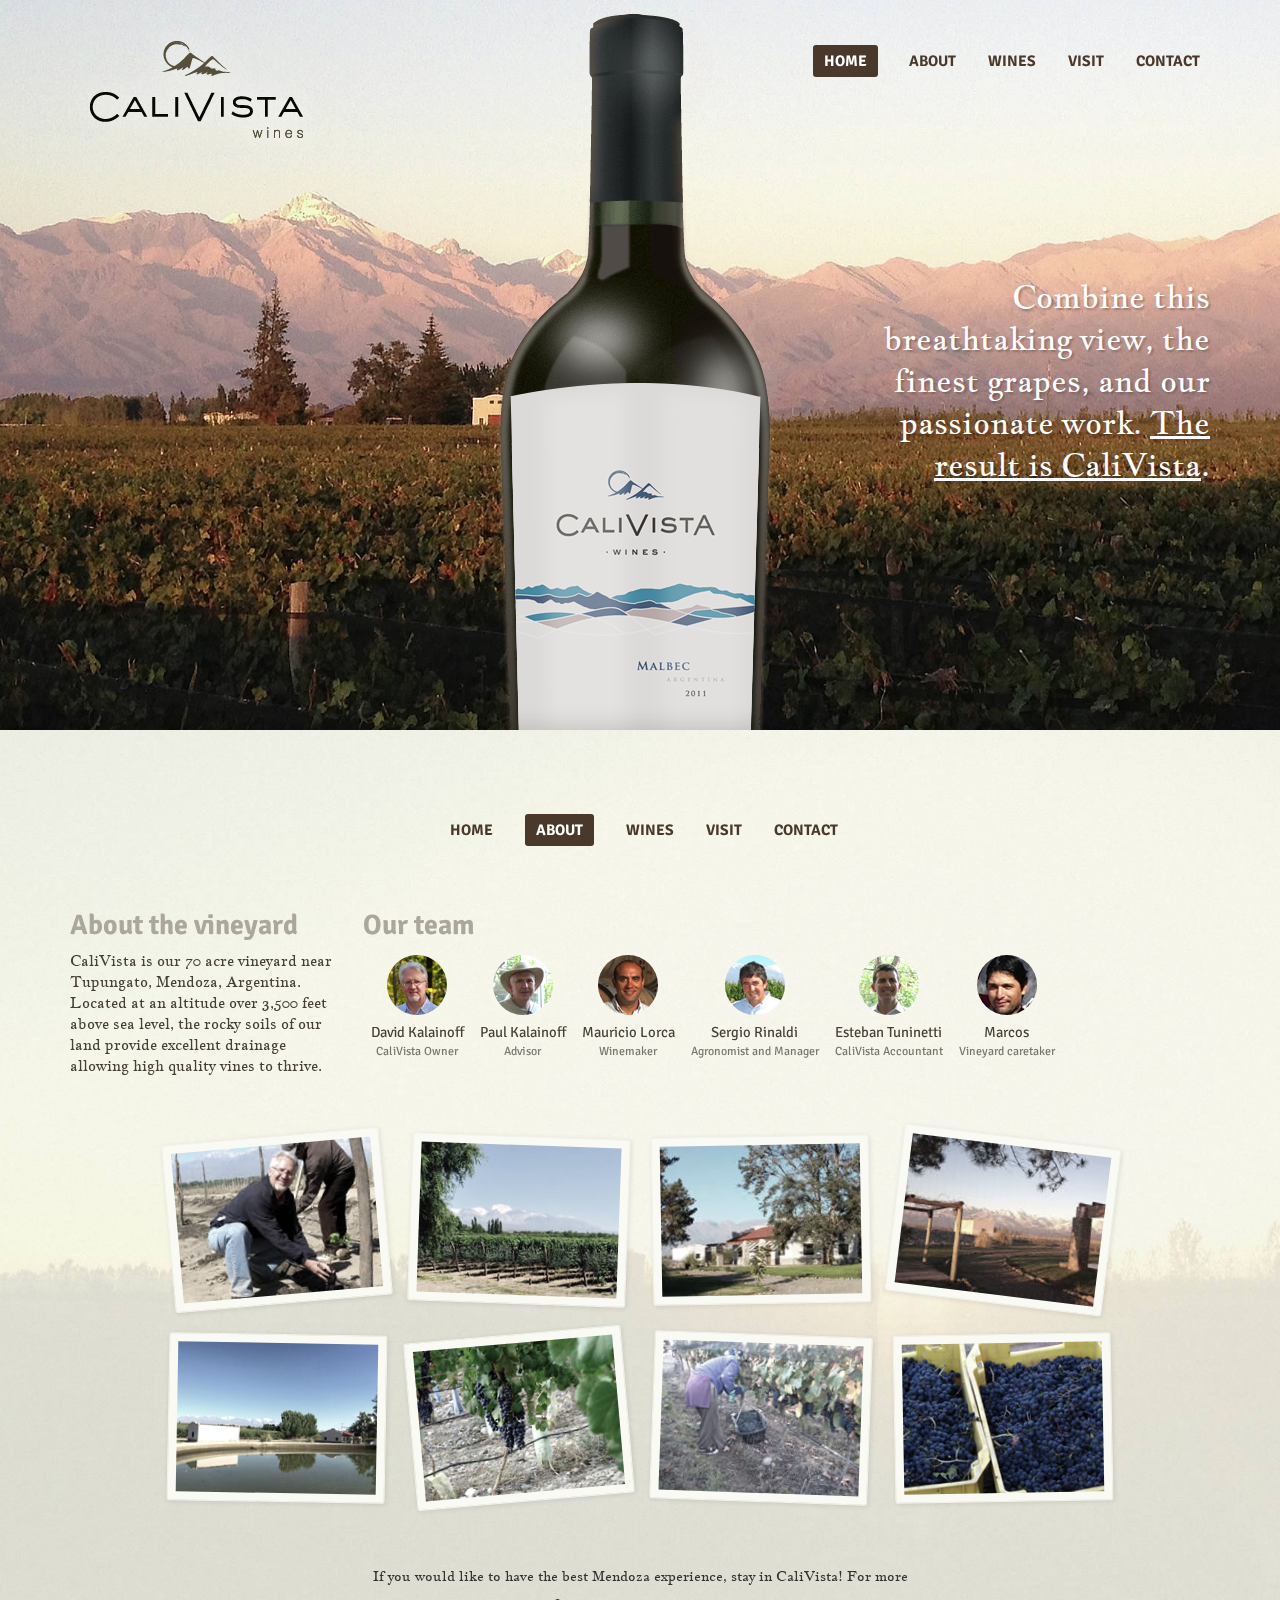
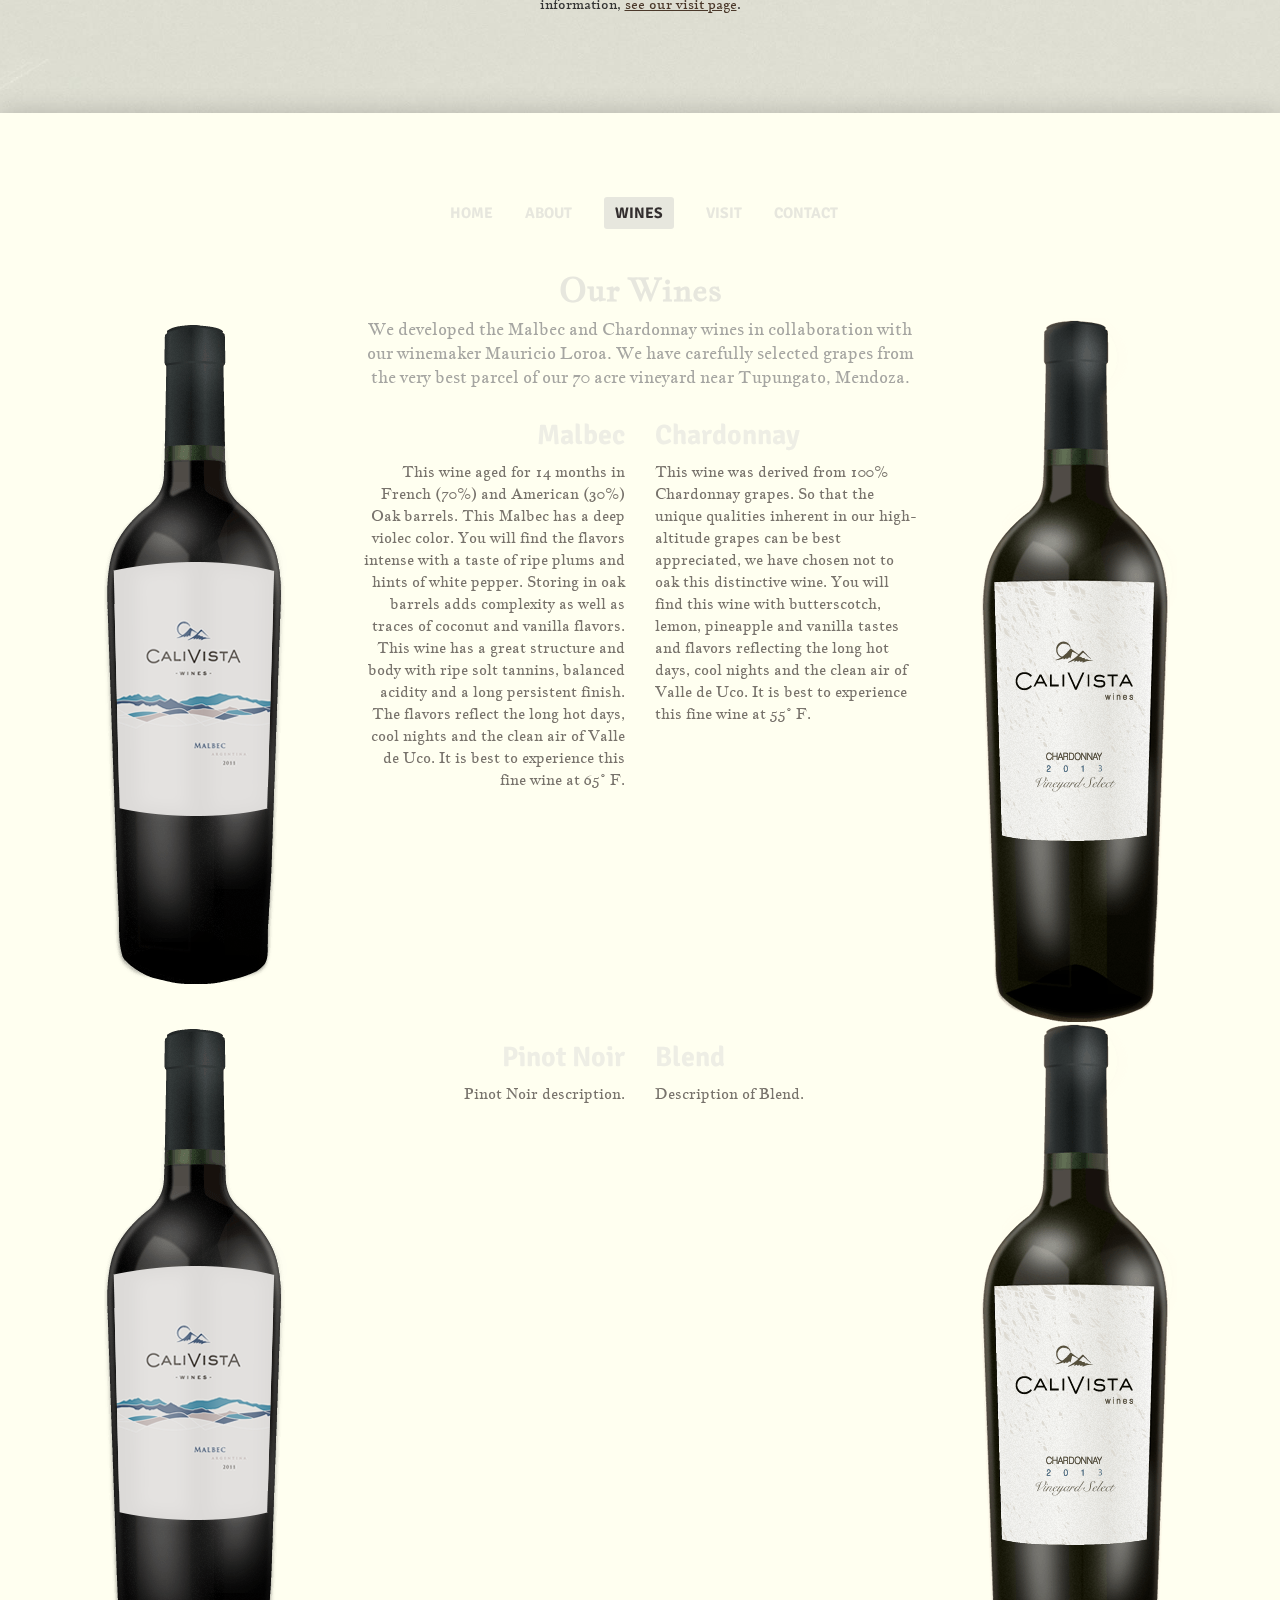
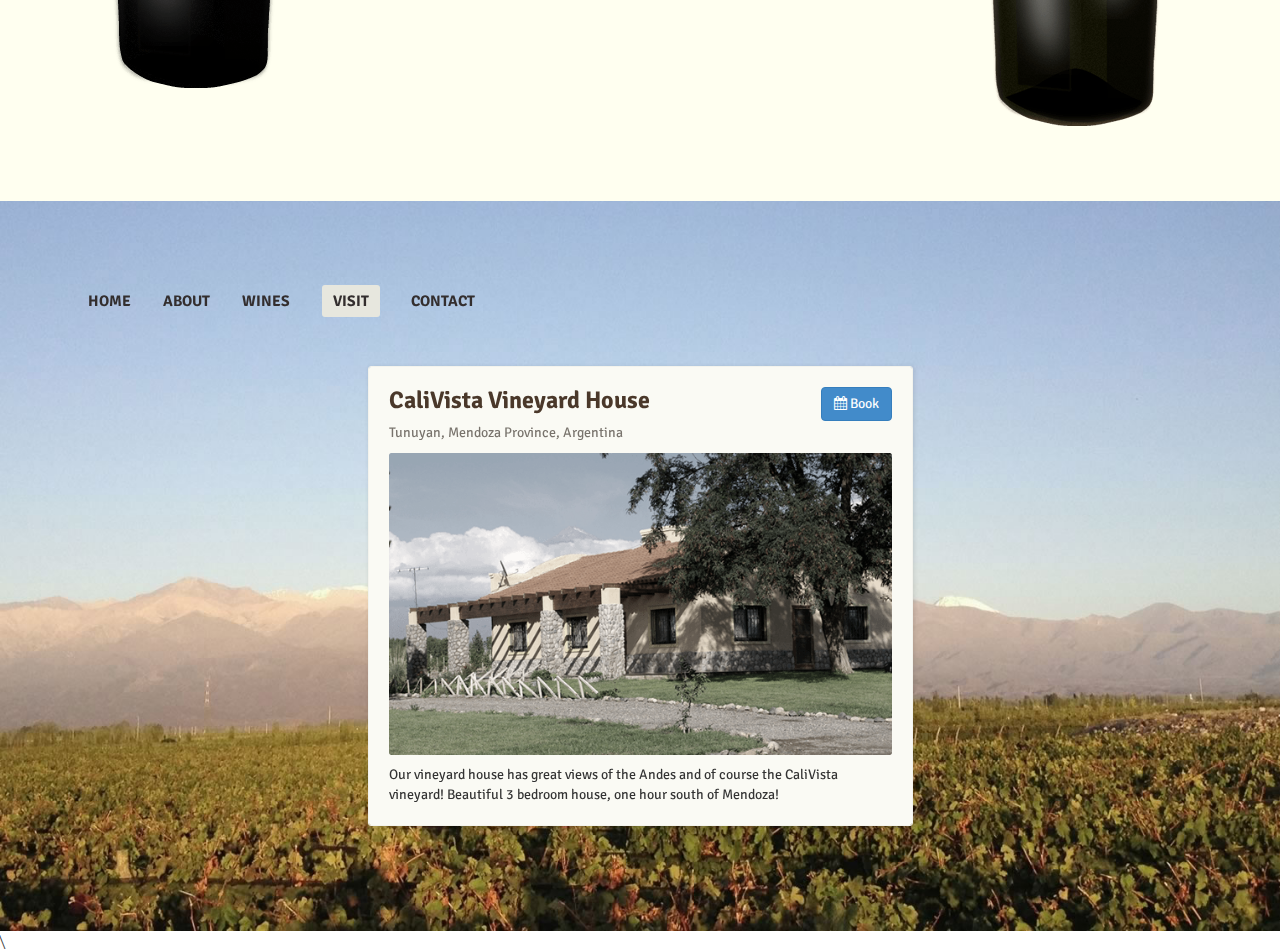
<file: test2.html>
<!DOCTYPE html>
<html>
  <head>
    <meta charset="utf-8"><link href="libs/bootstrap/css/bootstrap.min.css" rel="stylesheet">
    <link href="css/teststyle2.css" rel="stylesheet"><link href="libs/fontawesome/css/font-awesome.min.css" rel="stylesheet">
    <link href="http://fonts.googleapis.com/css?family=Signika+Negative:400,600" rel="stylesheet" type="text/css">
    <link href="http://fonts.googleapis.com/css?family=Jacques+Francois:400,700" rel="stylesheet" type="text/css">
    <link rel="icon" type="image/png" href="img/icon.png">
    <meta name="viewport" content="width=device-width, initial-scale=1, maximum-scale=1, user-scalable=0">
    <script src="libs/jquery/jquery.min.js"></script>
    <script src="libs/modernizr/custom.modernizr.js"></script>
    <title>Calivista</title>
  </head>

  <body>
    <div class="col-xs-12 menu mobile_menu">
      <dl class="menu">
        <dd><a href="#home">home</a></dd>
        <dd><a href="#about">about</a></dd>
        <dd><a href="#wines">wines</a></dd>
        <dd><a href="#visit">visit</a></dd>
        <dd><a href="mailto:contact@calivista.com">contact</a></dd>
      </dl>
    </div>

    <header id="home" class="first-page page">

        <div id="bottle" class="bottle"></div>

        <div class="container">
          <div class="row">
            <div class="col-xs-12 col-sm-6 logo_wrapper">
              <h1 class="logo">Calivista</h1>
            </div>
            <div class="col-xs-12 col-sm-6 menu_wrapper">
              <dl class="menu">
                <dd class="active"><a href="#home">home</a></dd>
                <dd><a href="#about">about</a></dd>
                <dd><a href="#wines">wines</a></dd>
                <dd><a href="#visit">visit</a></dd>
                <dd><a href="mailto:contact@calivista.com">contact</a></dd>
              </dl>
            </div>
          </div>

          <div class="row">
            <div class="col-sm-4 col-sm-offset-8 col-xs-12 columns">
              <h2>Combine this breathtaking view, the finest grapes, and our passionate work. <u>The result is CaliVista</u>.</h2>
            </div>
          </div>
        </div>
      </header>

      <section id="about" class="about-page page">
        <div class="container">
          <div class="menu_wrapper">
            <dl class="menu">
              <dd><a href="#home">home</a></dd>
              <dd class="active"><a href="#about">about</a></dd>
              <dd><a href="#wines">wines</a></dd>
              <dd><a href="#visit">visit</a></dd>
              <dd><a href="mailto:contact@calivista.com">contact</a></dd>
            </dl>
          </div>
        </div>

        <div class="container">
          <div class="row main-text">
            <div class="col-xs-12 col-sm-4 col-md-3 columns">
              <h2>About the vineyard</h2>
              <p>CaliVista is our 70 acre vineyard near Tupungato, Mendoza, Argentina. Located at an altitude over 3,500 feet above sea level, the rocky soils of our land provide excellent drainage allowing high quality vines to thrive.</p>
            </div>

            <div class="col-xs-12 col-sm-8 col-md-9 columns">
              <h2>Our team</h2>
              <ul id="team-gallery" class="team-gallery">
                <li class="team-member"><img class="team-thumb" src="./img/team/david.jpg"> <span class="team-name">David Kalainoff</span> <span class="team-job">CaliVista Owner</span>
                  <div class="team-details">
                    <div class="team-details-member"><img class="team-photo" src="./img/team/large/david.jpg">
                      <h3 class="title">David Kalainoff</h3>
                      <h4 class="subtitle">CaliVista Owner</h4>
                      <p class="about">David Kalainoff from Iowa was a senior executive at a global insurance company when he first visited Argentina in 2007 in search of a wine-related investment. Shortly thereafter he purchased a 25 hectare vineyard in Mendoza&#x27;s prestigious Uco Valley. &quot;Although my friends at work thought I was crazy, I knew in my heart that Mendoza was a unique opportunity for me to get into wine and establish myself in an industry with tremendous potential,&quot; - says David. This year he began exporting his CaliVista wine to the United States. Dave has a wife Debbie, daughter Tatiana, and son Paulo.</p>
                    </div>
                  </div>
                </li>
                <li class="team-member"><img class="team-thumb" src="./img/team/paul.jpg"> <span class="team-name">Paul Kalainoff</span> <span class="team-job">Advisor</span>
                  <div class="team-details">
                    <div class="team-details-member"><img class="team-photo" src="./img/team/large/paulesteban.jpg">
                      <h3 class="title">Paul Kalainoff</h3>
                      <h4 class="subtitle">Advisor</h4>
                      <p class="about">Paul Kalainoff has valuable background in business management and ownership.</p>
                    </div>
                  </div>
                </li>
                <li class="team-member"><img class="team-thumb" src="./img/team/mauricio.jpg"> <span class="team-name">Mauricio Lorca</span> <span class="team-job">Winemaker</span>
                  <div class="team-details">
                    <div class="team-details-member"><img class="team-photo" src="./img/team/large/mauricio.jpg">
                      <h3 class="title">Mauricio Lorca</h3>
                      <h4 class="subtitle">Winemaker</h4>
                      <p class="about">Our winemaker is Mauricio Lorca, one of the stars in Argentine winemaking. Mauricio has university degrees in Enology and Viticulture. At age 21 he began his professional life in Mendoza at Bodega Esmeralda. Two years later he joined Michel Torino in Salta. At 24, he returned to Mendoza to become Head Winemaker of Luigi Bosca. Four years later he was made Head Winemaker at Finca La Celia where he produced several prize-winning wines. He is now the winemaker at Bodega Enrique Foster. We are very proud to have Mauricio on the Calivista team!</p>
                    </div>
                  </div>
                </li>
                <li class="team-member"><img class="team-thumb" src="./img/team/sergio.jpg"> <span class="team-name">Sergio Rinaldi</span> <span class="team-job">Agronomist and Manager</span>
                  <div class="team-details">
                    <div class="team-details-member"><img class="team-photo" src="./img/team/large/sergio.jpg">
                      <h3 class="title">Sergio Rinaldi</h3>
                      <h4 class="subtitle">Agronomist and Manager</h4>
                      <p class="about">Sergio A. Rinaldi is our agronomist and manager. Sergio is originally from Mendoza, having spent his entire career in the local Wine Industry. He has worked with us since 2008. His educational background includes extensive foreign experiences and two master degrees in Viticulture and Enology, and Agricultural Business.</p>
                    </div>
                  </div>
                </li>
                <li class="team-member"><img class="team-thumb" src="./img/team/esteban.jpg"> <span class="team-name">Esteban Tuninetti</span> <span class="team-job">CaliVista Accountant</span>
                  <div class="team-details">
                    <div class="team-details-member"><img class="team-photo" src="./img/team/large/paulesteban.jpg">
                      <h3 class="title">Esteban Tuninetti</h3>
                      <h4 class="subtitle">CaliVista Accountant</h4>
                      <p class="about">Esteban is our accountant in Mendoza, Argentina, and assists with administrative items at CaliVista.</p>
                    </div>
                  </div>
                </li>
                <li class="team-member"><img class="team-thumb" src="./img/team/marcos.jpg"> <span class="team-name">Marcos</span> <span class="team-job">Vineyard caretaker</span>
                  <div class="team-details">
                    <div class="team-details-member"><img class="team-photo" src="./img/team/large/marcos.jpg">
                      <h3 class="title">Marcos</h3>
                      <h4 class="subtitle">Vineyard caretaker</h4>
                      <p class="about">Marcos is our vineyard caretaker. Under the direction of Sergio, he handles the daily tasks to be completed to keep the vineyard producing and looking its very best! He is helped by tractor driver Gabriel Troncoso. Sol, Marcos’s wife is in charge of the hospitality at the vineyard. Sol, an English speaker, with a background in hotel management, helps us with wine tasting and rental of the vineyard house.</p>
                    </div>
                  </div>
                </li>
                <!--
                <li class="team-member"><img class="team-thumb" src="./img/team/cahill.jpg"> <span class="team-name">David Cahill</span> <span class="team-job">Cahill Imports</span>
                  <div class="team-details">
                    <div class="team-details-member"><img class="team-photo" src="./img/team/large/cahill.jpg">
                      <h3 class="title">David Cahill</h3>
                      <h4 class="subtitle">Cahill Imports</h4>
                      <p class="about">David Cahill is our importer and distributor in the MidWest, USA.</p>
                    </div>
                  </div>
                </li>
              -->
              </ul>
            </div>
          </div>

          <div class="row">
            <ul id="photo-gallery" class="clearing-thumbs gallery" data-clearing="">
              <li><a data-image="./img/gallery/large/firstvine.jpg" data-caption="Dave plants the first vine (2008)" class="photo"><img src="./img/gallery/firstvine.jpg"></a></li>
              <li><a data-image="./img/gallery/large/mountains.jpg" data-caption="" class="photo"><img src="./img/gallery/mountains.jpg"></a></li>
              <li><a data-image="./img/gallery/large/house2014.jpg" data-caption="CaliVista house" class="photo"><img src="./img/gallery/house2014.jpg"></a></li>
              <li><a data-image="./img/gallery/large/sunset.jpg" data-caption="Sunset at CaliVista" class="photo"><img src="./img/gallery/sunset.jpg"></a></li>
              <li><a data-image="./img/gallery/large/house.jpg" data-caption="CaliVista reservoir for irrigation" class="photo"><img src="./img/gallery/house.jpg"></a></li>
              <li><a data-image="./img/gallery/large/grapes.jpg" data-caption="" class="photo"><img src="./img/gallery/grapes.jpg"></a></li>
              <li><a data-image="./img/gallery/large/harvest.jpg" data-caption="Harvest time at CaliVista" class="photo"><img src="./img/gallery/harvest.jpg"></a></li>
              <li><a data-image="./img/gallery/large/grapes2.jpg" data-caption="" class="photo"><img src="./img/gallery/grapes2.jpg"></a></li>
            </ul>
          </div>

          <div class="row">
            <div class="renting-info col-xs-12 col-sm-offset-3 col-sm-6 large-centered columns">If you would like to have the best Mendoza experience, stay in CaliVista! For more information, <a href="#visit" data-scroll="">see our visit page</a>.</div>
          </div>
        </div>
      </section>

      <section id="wines" class="wines-page page">
        <div class="container">
          <div class="menu_wrapper">
            <dl class="menu">
              <dd><a href="#home">home</a></dd>
              <dd><a href="#about">about</a></dd>
              <dd class="active"><a href="#wines">wines</a></dd>
              <dd><a href="#visit">visit</a></dd>
              <dd><a href="mailto:contact@calivista.com">contact</a></dd>
            </dl>
          </div>

          <div class="row">
            <div class="col-xs-12 columns">
              <h2 class="title">Our Wines</h2>
            </div>
          </div>

          <div class="row">
            <div class="col-sm-3 col-xs-12 columns winebottle hidden-xs"><img src="img/bottle_small_malbec.png" id="wine_malbec" alt="Malbec">
            </div>
            <div class="col-sm-6 col-xs-12 columns">
              <p class="intro">We developed the Malbec and Chardonnay wines in collaboration with our winemaker Mauricio Loroa. We have carefully selected grapes from the very best parcel of our 70 acre vineyard near Tupungato, Mendoza.</p>
              <div class="row wines">
                <div class="wine col-sm-6 col-xs-12 columns block1"><span class="wine_inline wine_malbec_inline visible-xs"><img src="img/bottle_small_malbec.png" alt="Malbec"></span>
                  <h3 class="subtitle">Malbec</h3>
                  <p>This wine aged for 14 months in French (70%) and American (30%) Oak barrels. This Malbec has a deep violec color. You will find the flavors intense with a taste of ripe plums and hints of white pepper. Storing in oak barrels adds complexity as well as traces of coconut and vanilla flavors. This wine has a great structure and body with ripe solt tannins, balanced acidity and a long persistent finish. The flavors reflect the long hot days, cool nights and the clean air of Valle de Uco. It is best to experience this fine wine at 65° F.</p>
                  <!--
                  <p class="order-wrapper"><a id="order_button" target="blank" href="mailto:contact@calivista.com" class="btn btn-lg btn-default">Order now</a></p>
                -->
                </div>

                <div class="col-sm-6 col-xs-12 columns block2"><span class="wine_inline wine_chardonnay_inline visible-xs"><img src="img/bottle_small_chardonnay.png" alt="Chardonnay"></span>
                  <h3 class="subtitle">Chardonnay</h3>
                  <p>This wine was derived from 100% Chardonnay grapes. So that the unique qualities inherent in our high-altitude grapes can be best appreciated, we have chosen not to oak this distinctive wine. You will find this wine with butterscotch, lemon, pineapple and vanilla tastes and flavors reflecting the long hot days, cool nights and the clean air of Valle de Uco. It is best to experience this fine wine at 55° F.</p>
                <!--
                  <p class="order-wrapper"><a id="order_button" target="blank" href="mailto:contact@calivista.com" class="btn btn-lg btn-default">Order now</a></p>
                -->
                </div>
              </div>
            </div>

            <div class="col-sm-3 col-xs-12 columns winebottle hidden-xs"><img src="img/bottle_small_chardonnay.png" id="wine_chardonnay" alt="Chardonnay">
            </div>
          </div>
        </div>

        <div class="container">
          <div class="row">
            <div class="col-sm-3 col-xs-12 columns winebottle hidden-xs"><img src="img/bottle_small_malbec.png" id="wine_malbec" alt="Malbec">
            </div>
            <div class="col-sm-6 col-xs-12 columns">

              <div class="row wines">
                <div class="wine col-sm-6 col-xs-12 columns block1"><span class="wine_inline wine_malbec_inline visible-xs"><img src="img/bottle_pinotnoir.png" alt="Malbec"></span>
                  <h3 class="subtitle">Pinot Noir</h3>
                  <p>Pinot Noir description.</p>
                  <!--
                  <p class="order-wrapper"><a id="order_button" target="blank" href="mailto:contact@calivista.com" class="btn btn-lg btn-default">Order now</a></p>
                -->
                </div>

                <div class="col-sm-6 col-xs-12 columns block2"><span class="wine_inline wine_chardonnay_inline visible-xs"><img src="img/bottle_blend.png" alt="Chardonnay"></span>
                  <h3 class="subtitle">Blend</h3>
                  <p>Description of Blend.</p>
                <!--
                  <p class="order-wrapper"><a id="order_button" target="blank" href="mailto:contact@calivista.com" class="btn btn-lg btn-default">Order now</a></p>
                -->
                </div>
              </div>
            </div>

            <div class="col-sm-3 col-xs-12 columns winebottle hidden-xs"><img src="img/bottle_small_chardonnay.png" id="wine_chardonnay" alt="Chardonnay">
            </div>

        </div>
      </section>

      <section id="visit" class="visit-page page">
        <div class="container">
          <div class="menu_wrapper">
            <dl class="menu">
              <dd><a href="#home">home</a></dd>
              <dd><a href="#about">about</a></dd>
              <dd><a href="#wines">wines</a></dd>
              <dd class="active"><a href="#visit">visit</a></dd>
              <dd><a href="mailto:contact@calivista.com">contact</a></dd>
            </dl>
          </div>

          <div class="row">
            <div class="col-sm-6 col-sm-offset-3 col-xs-12">
              <div class="property">
                <h3 class="title">CaliVista Vineyard House</h3>
                <p class="subtitle">Tunuyan, Mendoza Province, Argentina</p>
                <a target="blank" href="https://www.airbnb.com/rooms/2628227">
                  <div class="property-photo" style="background-image:url(img/house.png)"></div>
                </a>
                <p>Our vineyard house has great views of the Andes and of course the CaliVista vineyard! Beautiful 3 bedroom house, one hour south of Mendoza!</p>
                <a target="blank" href="https://www.airbnb.com/rooms/2628227" class="book btn btn-primary"><i class="fa fa-calendar"></i> Book</a>
              </div>
            </div>
          </div>
        </div>
      </section>

      <script src="libs/bootstrap/js/bootstrap.min.js"></script>
      \<script src="libs/simpmodal/simpmodal.js"></script>
      <script src="libs/swiper/swiper.min.js"></script>
      <script src="js/scripts.js"></script></body></html>
</file>
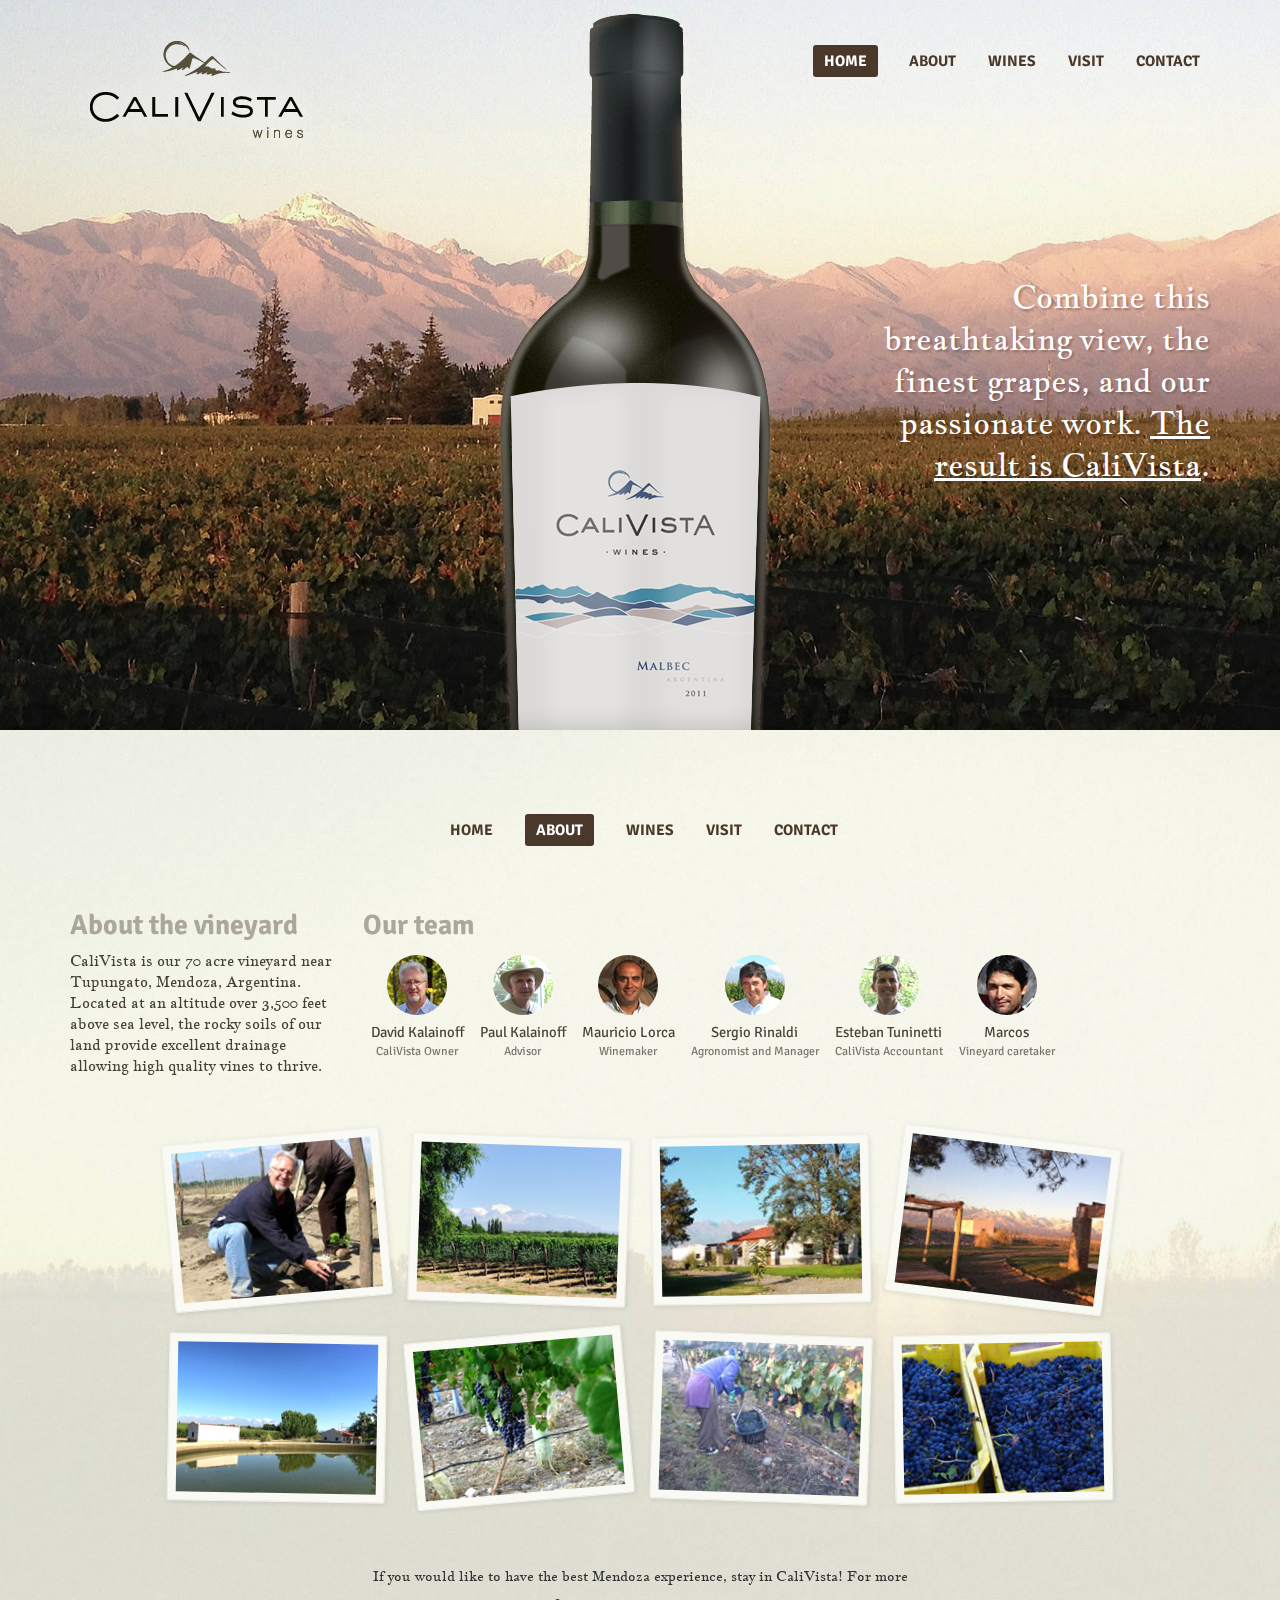
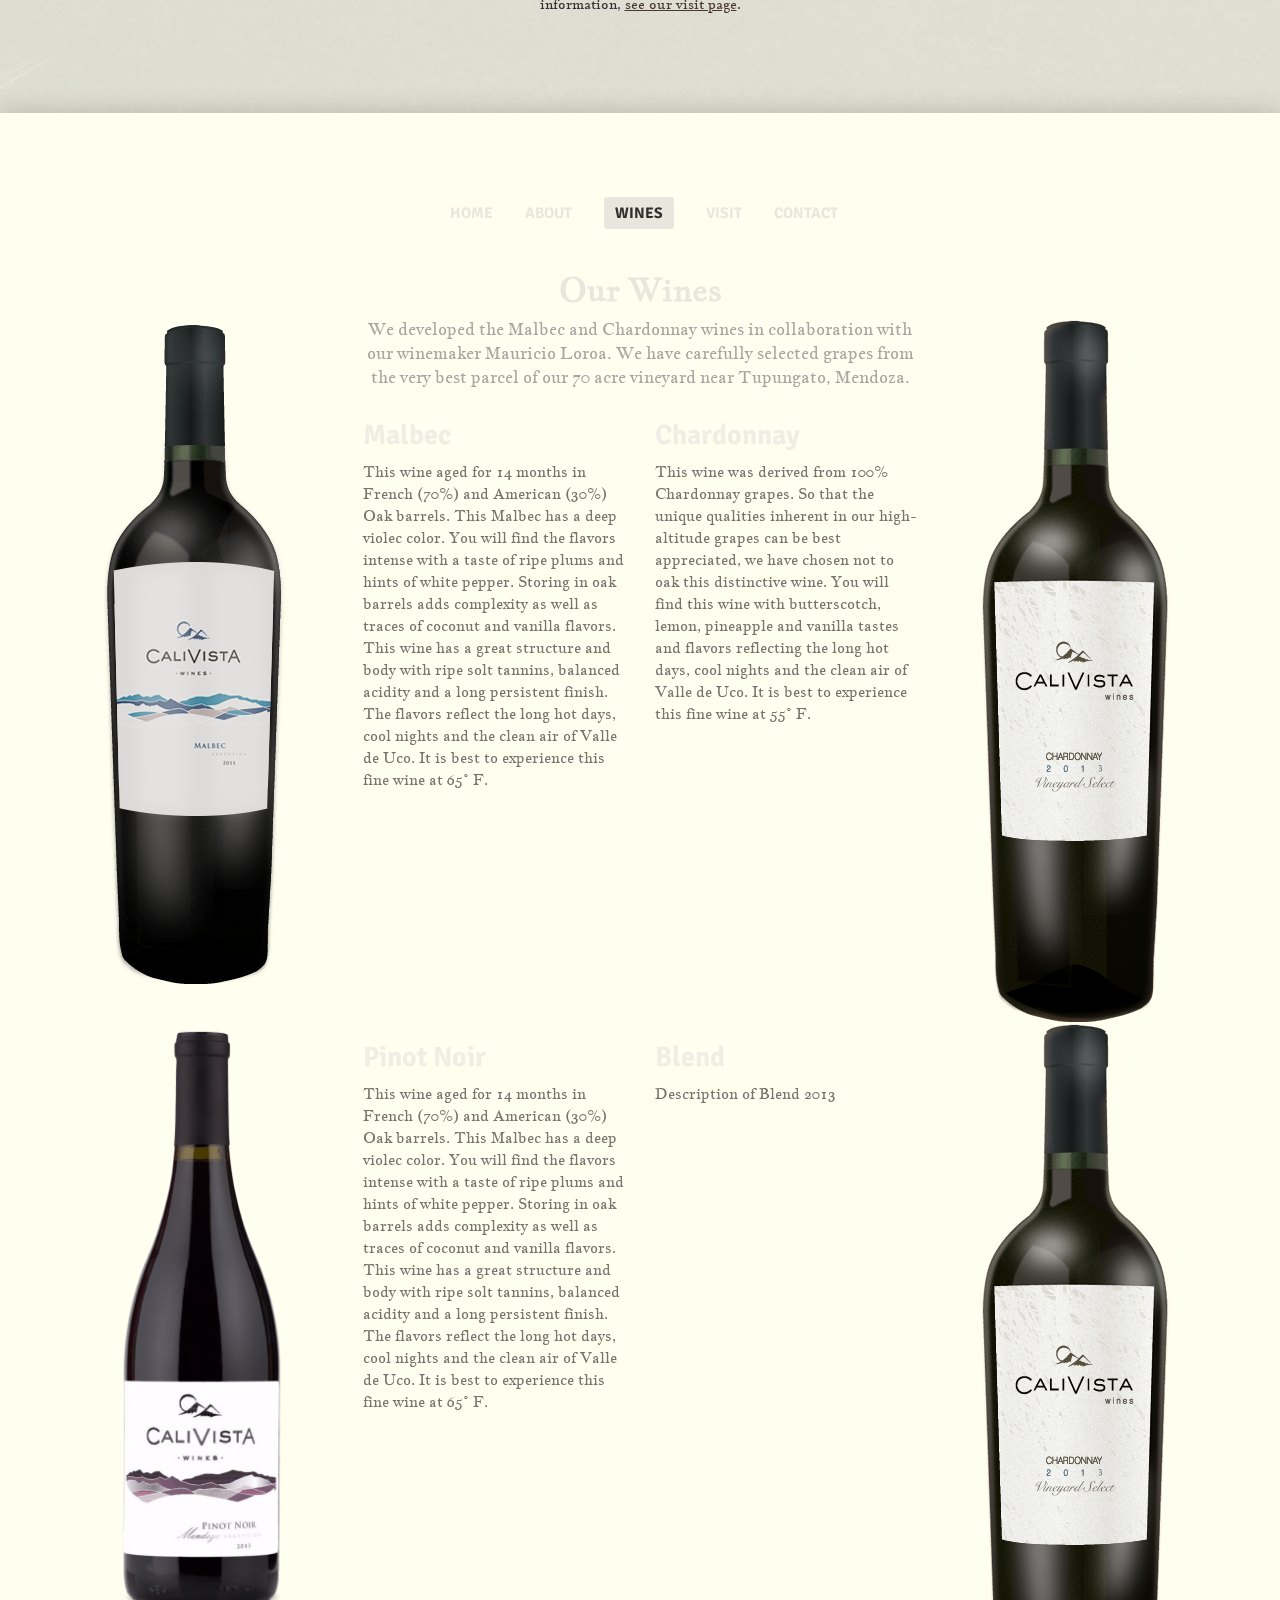
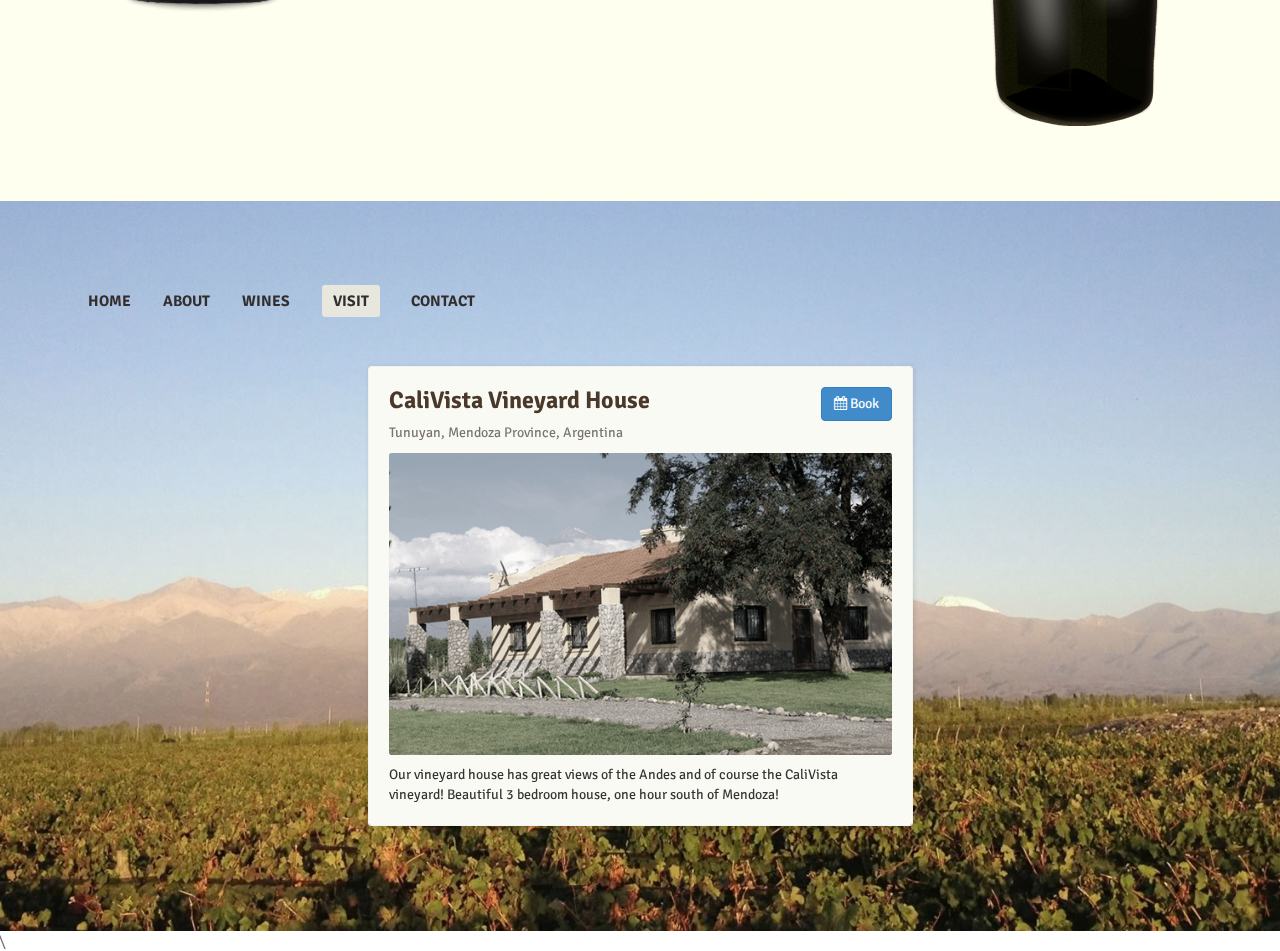
<file: test3.html>
<!DOCTYPE html>
<html>
  <head>
    <meta charset="utf-8"><link href="libs/bootstrap/css/bootstrap.min.css" rel="stylesheet">
    <link href="css/teststyle3.css" rel="stylesheet"><link href="libs/fontawesome/css/font-awesome.min.css" rel="stylesheet">
    <link href="http://fonts.googleapis.com/css?family=Signika+Negative:400,600" rel="stylesheet" type="text/css">
    <link href="http://fonts.googleapis.com/css?family=Jacques+Francois:400,700" rel="stylesheet" type="text/css">
    <link rel="icon" type="image/png" href="img/icon.png">
    <meta name="viewport" content="width=device-width, initial-scale=1, maximum-scale=1, user-scalable=0">
    <script src="libs/jquery/jquery.min.js"></script>
    <script src="libs/modernizr/custom.modernizr.js"></script>
    <title>Calivista</title>
  </head>

  <body>
    <div class="col-xs-12 menu mobile_menu">
      <dl class="menu">
        <dd><a href="#home">home</a></dd>
        <dd><a href="#about">about</a></dd>
        <dd><a href="#wines">wines</a></dd>
        <dd><a href="#visit">visit</a></dd>
        <dd><a href="mailto:contact@calivista.com">contact</a></dd>
      </dl>
    </div>

    <header id="home" class="first-page page">

        <div id="bottle" class="bottle"></div>

        <div class="container">
          <div class="row">
            <div class="col-xs-12 col-sm-6 logo_wrapper">
              <h1 class="logo">Calivista</h1>
            </div>
            <div class="col-xs-12 col-sm-6 menu_wrapper">
              <dl class="menu">
                <dd class="active"><a href="#home">home</a></dd>
                <dd><a href="#about">about</a></dd>
                <dd><a href="#wines">wines</a></dd>
                <dd><a href="#visit">visit</a></dd>
                <dd><a href="mailto:contact@calivista.com">contact</a></dd>
              </dl>
            </div>
          </div>

          <div class="row">
            <div class="col-sm-4 col-sm-offset-8 col-xs-12 columns">
              <h2>Combine this breathtaking view, the finest grapes, and our passionate work. <u>The result is CaliVista</u>.</h2>
            </div>
          </div>
        </div>
      </header>

      <section id="about" class="about-page page">
        <div class="container">
          <div class="menu_wrapper">
            <dl class="menu">
              <dd><a href="#home">home</a></dd>
              <dd class="active"><a href="#about">about</a></dd>
              <dd><a href="#wines">wines</a></dd>
              <dd><a href="#visit">visit</a></dd>
              <dd><a href="mailto:contact@calivista.com">contact</a></dd>
            </dl>
          </div>
        </div>

        <div class="container">
          <div class="row main-text">
            <div class="col-xs-12 col-sm-4 col-md-3 columns">
              <h2>About the vineyard</h2>
              <p>CaliVista is our 70 acre vineyard near Tupungato, Mendoza, Argentina. Located at an altitude over 3,500 feet above sea level, the rocky soils of our land provide excellent drainage allowing high quality vines to thrive.</p>
            </div>

            <div class="col-xs-12 col-sm-8 col-md-9 columns">
              <h2>Our team</h2>
              <ul id="team-gallery" class="team-gallery">
                <li class="team-member"><img class="team-thumb" src="./img/team/david.jpg"> <span class="team-name">David Kalainoff</span> <span class="team-job">CaliVista Owner</span>
                  <div class="team-details">
                    <div class="team-details-member"><img class="team-photo" src="./img/team/large/david.jpg">
                      <h3 class="title">David Kalainoff</h3>
                      <h4 class="subtitle">CaliVista Owner</h4>
                      <p class="about">David Kalainoff from Iowa was a senior executive at a global insurance company when he first visited Argentina in 2007 in search of a wine-related investment. Shortly thereafter he purchased a 25 hectare vineyard in Mendoza&#x27;s prestigious Uco Valley. &quot;Although my friends at work thought I was crazy, I knew in my heart that Mendoza was a unique opportunity for me to get into wine and establish myself in an industry with tremendous potential,&quot; - says David. This year he began exporting his CaliVista wine to the United States. Dave has a wife Debbie, daughter Tatiana, and son Paulo.</p>
                    </div>
                  </div>
                </li>
                <li class="team-member"><img class="team-thumb" src="./img/team/paul.jpg"> <span class="team-name">Paul Kalainoff</span> <span class="team-job">Advisor</span>
                  <div class="team-details">
                    <div class="team-details-member"><img class="team-photo" src="./img/team/large/paulesteban.jpg">
                      <h3 class="title">Paul Kalainoff</h3>
                      <h4 class="subtitle">Advisor</h4>
                      <p class="about">Paul Kalainoff has valuable background in business management and ownership.</p>
                    </div>
                  </div>
                </li>
                <li class="team-member"><img class="team-thumb" src="./img/team/mauricio.jpg"> <span class="team-name">Mauricio Lorca</span> <span class="team-job">Winemaker</span>
                  <div class="team-details">
                    <div class="team-details-member"><img class="team-photo" src="./img/team/large/mauricio.jpg">
                      <h3 class="title">Mauricio Lorca</h3>
                      <h4 class="subtitle">Winemaker</h4>
                      <p class="about">Our winemaker is Mauricio Lorca, one of the stars in Argentine winemaking. Mauricio has university degrees in Enology and Viticulture. At age 21 he began his professional life in Mendoza at Bodega Esmeralda. Two years later he joined Michel Torino in Salta. At 24, he returned to Mendoza to become Head Winemaker of Luigi Bosca. Four years later he was made Head Winemaker at Finca La Celia where he produced several prize-winning wines. He is now the winemaker at Bodega Enrique Foster. We are very proud to have Mauricio on the Calivista team!</p>
                    </div>
                  </div>
                </li>
                <li class="team-member"><img class="team-thumb" src="./img/team/sergio.jpg"> <span class="team-name">Sergio Rinaldi</span> <span class="team-job">Agronomist and Manager</span>
                  <div class="team-details">
                    <div class="team-details-member"><img class="team-photo" src="./img/team/large/sergio.jpg">
                      <h3 class="title">Sergio Rinaldi</h3>
                      <h4 class="subtitle">Agronomist and Manager</h4>
                      <p class="about">Sergio A. Rinaldi is our agronomist and manager. Sergio is originally from Mendoza, having spent his entire career in the local Wine Industry. He has worked with us since 2008. His educational background includes extensive foreign experiences and two master degrees in Viticulture and Enology, and Agricultural Business.</p>
                    </div>
                  </div>
                </li>
                <li class="team-member"><img class="team-thumb" src="./img/team/esteban.jpg"> <span class="team-name">Esteban Tuninetti</span> <span class="team-job">CaliVista Accountant</span>
                  <div class="team-details">
                    <div class="team-details-member"><img class="team-photo" src="./img/team/large/paulesteban.jpg">
                      <h3 class="title">Esteban Tuninetti</h3>
                      <h4 class="subtitle">CaliVista Accountant</h4>
                      <p class="about">Esteban is our accountant in Mendoza, Argentina, and assists with administrative items at CaliVista.</p>
                    </div>
                  </div>
                </li>
                <li class="team-member"><img class="team-thumb" src="./img/team/marcos.jpg"> <span class="team-name">Marcos</span> <span class="team-job">Vineyard caretaker</span>
                  <div class="team-details">
                    <div class="team-details-member"><img class="team-photo" src="./img/team/large/marcos.jpg">
                      <h3 class="title">Marcos</h3>
                      <h4 class="subtitle">Vineyard caretaker</h4>
                      <p class="about">Marcos is our vineyard caretaker. Under the direction of Sergio, he handles the daily tasks to be completed to keep the vineyard producing and looking its very best! He is helped by tractor driver Gabriel Troncoso. Sol, Marcos’s wife is in charge of the hospitality at the vineyard. Sol, an English speaker, with a background in hotel management, helps us with wine tasting and rental of the vineyard house.</p>
                    </div>
                  </div>
                </li>
                <!--
                <li class="team-member"><img class="team-thumb" src="./img/team/cahill.jpg"> <span class="team-name">David Cahill</span> <span class="team-job">Cahill Imports</span>
                  <div class="team-details">
                    <div class="team-details-member"><img class="team-photo" src="./img/team/large/cahill.jpg">
                      <h3 class="title">David Cahill</h3>
                      <h4 class="subtitle">Cahill Imports</h4>
                      <p class="about">David Cahill is our importer and distributor in the MidWest, USA.</p>
                    </div>
                  </div>
                </li>
              -->
              </ul>
            </div>
          </div>

          <div class="row">
            <ul id="photo-gallery" class="clearing-thumbs gallery" data-clearing="">
              <li><a data-image="./img/gallery/large/firstvine.jpg" data-caption="Dave plants the first vine (2008)" class="photo"><img src="./img/gallery/firstvine.jpg"></a></li>
              <li><a data-image="./img/gallery/large/mountains.jpg" data-caption="" class="photo"><img src="./img/gallery/mountains.jpg"></a></li>
              <li><a data-image="./img/gallery/large/house2014.jpg" data-caption="CaliVista house" class="photo"><img src="./img/gallery/house2014.jpg"></a></li>
              <li><a data-image="./img/gallery/large/sunset.jpg" data-caption="Sunset at CaliVista" class="photo"><img src="./img/gallery/sunset.jpg"></a></li>
              <li><a data-image="./img/gallery/large/house.jpg" data-caption="CaliVista reservoir for irrigation" class="photo"><img src="./img/gallery/house.jpg"></a></li>
              <li><a data-image="./img/gallery/large/grapes.jpg" data-caption="" class="photo"><img src="./img/gallery/grapes.jpg"></a></li>
              <li><a data-image="./img/gallery/large/harvest.jpg" data-caption="Harvest time at CaliVista" class="photo"><img src="./img/gallery/harvest.jpg"></a></li>
              <li><a data-image="./img/gallery/large/grapes2.jpg" data-caption="" class="photo"><img src="./img/gallery/grapes2.jpg"></a></li>
            </ul>
          </div>

          <div class="row">
            <div class="renting-info col-xs-12 col-sm-offset-3 col-sm-6 large-centered columns">If you would like to have the best Mendoza experience, stay in CaliVista! For more information, <a href="#visit" data-scroll="">see our visit page</a>.</div>
          </div>
        </div>
      </section>

      <section id="wines" class="wines-page page">
        <div class="container">
          <div class="menu_wrapper">
            <dl class="menu">
              <dd><a href="#home">home</a></dd>
              <dd><a href="#about">about</a></dd>
              <dd class="active"><a href="#wines">wines</a></dd>
              <dd><a href="#visit">visit</a></dd>
              <dd><a href="mailto:contact@calivista.com">contact</a></dd>
            </dl>
          </div>

          <div class="row">
            <div class="col-xs-12 columns">
              <h2 class="title">Our Wines</h2>
            </div>
          </div>

          <div class="row">
            <div class="col-sm-3 col-xs-12 columns winebottle hidden-xs"><img src="img/bottle_small_malbec.png" id="wine_malbec" alt="Malbec">
            </div>
            <div class="col-sm-6 col-xs-12 columns">
              <p class="intro">We developed the Malbec and Chardonnay wines in collaboration with our winemaker Mauricio Loroa. We have carefully selected grapes from the very best parcel of our 70 acre vineyard near Tupungato, Mendoza.</p>
              <div class="row wines">
                <div class="wine col-sm-6 col-xs-12 columns block1"><span class="wine_inline wine_malbec_inline visible-xs"><img src="img/bottle_small_malbec.png" alt="Malbec"></span>
                  <h3 class="subtitle">Malbec</h3>
                  <p>This wine aged for 14 months in French (70%) and American (30%) Oak barrels. This Malbec has a deep violec color. You will find the flavors intense with a taste of ripe plums and hints of white pepper. Storing in oak barrels adds complexity as well as traces of coconut and vanilla flavors. This wine has a great structure and body with ripe solt tannins, balanced acidity and a long persistent finish. The flavors reflect the long hot days, cool nights and the clean air of Valle de Uco. It is best to experience this fine wine at 65° F.</p>
                </div>

                <div class="col-sm-6 col-xs-12 columns block2"><span class="wine_inline wine_chardonnay_inline visible-xs"><img src="img/bottle_small_chardonnay.png" alt="Chardonnay"></span>
                  <h3 class="subtitle">Chardonnay</h3>
                  <p>This wine was derived from 100% Chardonnay grapes. So that the unique qualities inherent in our high-altitude grapes can be best appreciated, we have chosen not to oak this distinctive wine. You will find this wine with butterscotch, lemon, pineapple and vanilla tastes and flavors reflecting the long hot days, cool nights and the clean air of Valle de Uco. It is best to experience this fine wine at 55° F.</p>
                </div>
              </div>
            </div>

            <div class="col-sm-3 col-xs-12 columns winebottle hidden-xs"><img src="img/bottle_small_chardonnay.png" id="wine_chardonnay" alt="Chardonnay">
            </div>
          </div>

          <div class="row">
            <div class="col-sm-3 col-xs-12 columns winebottle hidden-xs"><img src="img/bottle_pinotnoir.png" id="wine_malbec" alt="Malbec">
            </div>
            <div class="col-sm-6 col-xs-12 columns">
              <div class="row wines">
                <div class="wine col-sm-6 col-xs-12 columns block3"><span class="wine_inline wine_malbec_inline visible-xs"><img src="img/bottle_small_malbec.png" alt="Malbec"></span>
                  <h3 class="subtitle">Pinot Noir</h3>
                  <p>This wine aged for 14 months in French (70%) and American (30%) Oak barrels. This Malbec has a deep violec color. You will find the flavors intense with a taste of ripe plums and hints of white pepper. Storing in oak barrels adds complexity as well as traces of coconut and vanilla flavors. This wine has a great structure and body with ripe solt tannins, balanced acidity and a long persistent finish. The flavors reflect the long hot days, cool nights and the clean air of Valle de Uco. It is best to experience this fine wine at 65° F.</p>

                </div>

                <div class="col-sm-6 col-xs-12 columns block4"><span class="wine_inline wine_chardonnay_inline visible-xs"><img src="img/bottle_small_chardonnay.png" alt="Chardonnay"></span>
                  <h3 class="subtitle">Blend</h3>
                  <p>Description of Blend 2013</p>
                </div>
              </div>
            </div>

            <div class="col-sm-3 col-xs-12 columns winebottle hidden-xs"><img src="img/bottle_small_chardonnay.png" id="wine_chardonnay" alt="Chardonnay">
            </div>
          </div>
        </div>
      </section>

      <section id="visit" class="visit-page page">
        <div class="container">
          <div class="menu_wrapper">
            <dl class="menu">
              <dd><a href="#home">home</a></dd>
              <dd><a href="#about">about</a></dd>
              <dd><a href="#wines">wines</a></dd>
              <dd class="active"><a href="#visit">visit</a></dd>
              <dd><a href="mailto:contact@calivista.com">contact</a></dd>
            </dl>
          </div>

          <div class="row">
            <div class="col-sm-6 col-sm-offset-3 col-xs-12">
              <div class="property">
                <h3 class="title">CaliVista Vineyard House</h3>
                <p class="subtitle">Tunuyan, Mendoza Province, Argentina</p>
                <a target="blank" href="https://www.airbnb.com/rooms/2628227">
                  <div class="property-photo" style="background-image:url(img/house.png)"></div>
                </a>
                <p>Our vineyard house has great views of the Andes and of course the CaliVista vineyard! Beautiful 3 bedroom house, one hour south of Mendoza!</p>
                <a target="blank" href="https://www.airbnb.com/rooms/2628227" class="book btn btn-primary"><i class="fa fa-calendar"></i> Book</a>
              </div>
            </div>
          </div>
        </div>
      </section>

      <script src="libs/bootstrap/js/bootstrap.min.js"></script>
      \<script src="libs/simpmodal/simpmodal.js"></script>
      <script src="libs/swiper/swiper.min.js"></script>
      <script src="js/scripts.js"></script></body></html>
</file>
<file: css/teststyle5.css>
.simp_overlay{
  background:#000;
  display:none
  }

.simp_modal{
  width:700px;
  padding:30px;
  display:none;
  background:#FFF;
  border-radius:5px;
  -moz-border-radius:5px;
  -webkit-border-radius:5px;
  box-shadow:0 0 8px rgba(0,0,0,0.4);
  -webkit-box-shadow:0 0 8px rgba(0,0,0,0.4);
  -moz-box-shadow:0 0 8px rgba(0,0,0,0.4);
  text-align:justify;margin-bottom:50px
  }

.simp_modal img{
  max-width:100%
  }

.simp_modal p{
  font-family:'Signika Negative',sans-serif;
  color:#4a382a;
  text-align:center
  }

.simp_modal .close_button{
  position:absolute;
  top:6px;
  right:8px;
  padding:0;
  cursor:pointer;
  background:transparent;
  border:0;-webkit-appearance:none;
  float:right;
  font-size:20px;
  font-weight:bold;
  line-height:20px;
  color:#000000;
  text-shadow:0 1px 0 #ffffff;
  opacity:0.2;
  filter:alpha(opacity=20);
  font-family:sans-serif
  }

.simp_modal .close_button:hover{
  color:#000000;
  text-decoration:none;
  cursor:pointer;
  opacity:0.4;
  filter:alpha(opacity=40)
  }

.swiper-container{
  margin:0 auto;
  position:relative;
  overflow:hidden;
  -webkit-backface-visibility:hidden;
  -moz-backface-visibility:hidden;
  -ms-backface-visibility:hidden;
  -o-backface-visibility:hidden;
  backface-visibility:hidden;
  z-index:1
  }

.swiper-wrapper{
  position:relative;
  width:100%;
  -webkit-transition-property:-webkit-transform,left,top;
  -webkit-transition-duration:0s;
  -webkit-transform:translate3d(0, 0, 0);
  -webkit-transition-timing-function:ease;
  -moz-transition-property:-moz-transform,left,top;
  -moz-transition-duration:0s;
  -moz-transform:translate3d(0, 0, 0);
  -moz-transition-timing-function:ease;
  -o-transition-property:-o-transform,left,top;
  -o-transition-duration:0s;
  -o-transform:translate3d(0, 0, 0);
  -o-transition-timing-function:ease;
  -o-transform:translate(0, 0);
  -ms-transition-property:-ms-transform,left,top;
  -ms-transition-duration:0s;
  -ms-transform:translate3d(0, 0, 0);
  -ms-transition-timing-function:ease;
  transition-property:transform, left, top;
  transition-duration:0s;
  transform:translate3d(0, 0,0);transition-timing-function:ease;
  -webkit-box-sizing:content-box;
  -moz-box-sizing:content-box;
  box-sizing:content-box
  }

.swiper-free-mode>.swiper-wrapper{
  -webkit-transition-timing-function:ease-out;
  -moz-transition-timing-function:ease-out;
  -ms-transition-timing-function:ease-out;
  -o-transition-timing-function:ease-out;
  transition-timing-function:ease-out;
  margin:0 auto
  }

.swiper-slide{float:left}

.swiper-wp8-horizontal{-ms-touch-action:pan-y}

.swiper-wp8-vertical{-ms-touch-action:pan-x}

body,h1,h2,h3,h4,h5,h6,p{font-family:'Jacques Francois',serif}

h1,h2,h3,h4,h5,h6{font-weight:bold}

::-moz-selection{background-color:#000;color:#fff}

::selection{background-color:#000;color:#fff}

.page{background-position:top center;background-repeat:no-repeat;background-size:cover;min-height:530px;position:relative;overflow:hidden}

.page .menu{display:none}

@media (min-width:768px){.page .menu{display:block}}
@media (min-width:992px){.page{min-height:730px}}

.simp_overlay{background:#000;display:none}

.simp_modal{width:90%;padding:30px;display:none;background:#FFF;border-radius:5px;-moz-border-radius:5px;-webkit-border-radius:5px;box-shadow:0 0 8px rgba(0,0,0,0.4);-webkit-box-shadow:0 0 8px rgba(0,0,0,0.4);-moz-box-shadow:0 0 8px rgba(0,0,0,0.4);text-align:justify;margin-bottom:50px}

@media (min-width:768px){.simp_modal{width:600px;margin-bottom:50px}}

.simp_moda .close_button{
  position:absolute;top:6px;right:8px;padding:0;cursor:pointer;background:transparent;border:0;-webkit-appearance:none;float:right;font-size:20px;font-weight:bold;line-height:20px;color:#000000;text-shadow:0 1px 0 #ffffff;opacity:0.2;filter:alpha(opacity=20);font-family:sans-serif}

.simp_modal .close_button:hover{
  color:#000000;text-decoration:none;cursor:pointer;opacity:0.4;filter:alpha(opacity=40)}.simp_modal.wide{width:900px}.simp_modal.narrow{width:225px}.simp_modal.dark{background:#333;color:#fff}.first-page{background-image:url(../img/background.jpg)}

.first-page .bottle{
   display:none;position:fixed;left:50%;margin-left:-144px;top:10px;background-image:url(../img/bottle.png);background-position:top center;background-repeat:no-repeat;width:216px;background-size:90%;height:1029px}

@media (min-width:768px){.first-page .bottle{display:block}}
@media (min-width:992px){.first-page .bottle{width:288px;background-size:100%}}

.first-page .logo_wrapper{text-align:center;margin-top:60px}

@media (min-width:768px){.first-page .logo_wrapper{text-align:left;margin-top:0px}}

.first-page .logo_wrapper .logo{
  background-image:url(../img/logo.png);background-position:center center;background-repeat:no-repeat;overflow:hidden;width:254px;height:141px;text-indent:-999px;display:inline-block}

.first-page h2{
  color:#fff;line-height:1.4;text-shadow:2px 2px 2px rgba(77,42,36,0.34);font-weight:normal;text-align:center;font-size:1.5em;margin-top:120px}

@media (min-width:768px){.first-page h2{margin-top:0px;font-size:2em;line-height:1.3;text-align:right}}
@media (min-width:992px){.first-page h2{margin-top:100px;font-size:2.3125em}}

.first-page .menu_wrapper{display:none}

@media (min-width:768px){.first-page .menu_wrapper{display:block}}

.first-page .menu{float:right;margin-top:50px}

.menu a{font-family:'Signika Negative',sans-serif;text-transform:uppercase;font-size:1em;font-weight:bold;margin:0px 7px;color:#4a382a;cursor:pointer}

@media (min-width:992px){.menu a{font-size:1.1em;margin:0px 10px}}

.menu dt,.menu dd{float:none;display:inline-block;margin-left:0.2em;margin-bottom:0em}

@media (min-width:768px){.menu dt,.menu dd{margin-left:0.5625em;margin-bottom:0.625em}}

.menu dt.active>a,.menu dd.active>a{
  color:#fff;background:#4a382a;-webkit-border-radius:3px;-moz-border-radius:3px;border-radius:3px;-moz-background-clip:padding;-webkit-background-clip:padding-box;background-clip:padding-box;padding:7px 11px}

.mobile_menu{background-color:#181413;color:#fff;position:fixed;z-index:100;margin:0px;padding:0px;float:none;-webkit-box-shadow:0 0 15px 0 rgba(0,0,0,0.2);-moz-box-shadow:0 0 15px 0 rgba(0,0,0,0.2);box-shadow:0 0 15px 0 rgba(0,0,0,0.2)}

@media (min-width:768px){.mobile_menu{display:none}}

.mobile_menu .menu{
  text-align:center;padding:0px;margin:0px;float:none}

.mobile_menu .menu a{display:block;color:#f2f2f2;margin:0px;padding:15px 7px}

.mobile_menu .menu a:hover{text-decoration:none}

.mobile_menu .menu dt.active>a,.mobile_menu .menu dd.active>a{background:#5C5343}

.mobile_menu .columns{padding-left:0em !important;padding-right:0em !important}

.about-page{background-color:#f3f3e7;background-image:url(../img/background2.jpg);-webkit-box-shadow:0 0 24px 0 rgba(0,0,0,0.19);-moz-box-shadow:0 0 24px 0 rgba(0,0,0,0.19);box-shadow:0 0 24px 0 rgba(0,0,0,0.19);padding-top:75px;padding-bottom:95px}

.about-page .menu{margin-bottom:40px;text-align:center}

.about-page .main-text{font-size:1.05em;color:#453F35;margin-bottom:30px}

.about-page .columns h2{color:#ABA79C;font-family:'Signika Negative',sans-serif;font-size:1.9em}

.about-page #team-gallery{list-style:none;padding:0;margin:0;font-family:'Signika Negative',sans-serif}

.about-page #team-gallery .team-member{
  display:block;
  float:left;
  margin:5px 8px;
  text-align:center;
  cursor:pointer;
  height:110px
}

.about-page #team-gallery .team-member .team-thumb{
  width:60px;height:60px;-webkit-border-radius:30px;-moz-border-radius:30px;border-radius:30px;-moz-background-clip:padding;-webkit-background-clip:padding-box;background-clip:padding-box;-webkit-transition:all .2s ease;-moz-transition:all .2s ease;-ms-transition:all .2s ease;-o-transition:all .2s ease;margin-bottom:7px}

.about-page #team-gallery .team-member .team-name{display:block}

.about-page #team-gallery .team-member .team-job{display:block;font-size:12px;color:#78736c}

.about-page #team-gallery .team-member:hover .team-thumb{-webkit-transform:scale(1.2);-moz-transform:scale(1.2);-ms-transform:scale(1.2);-o-transform:scale(1.2);margin-bottom:11px}

.about-page #team-gallery .team-member .team-details{display:none}

.about-page .gallery{padding:10px 0px;text-align:center;margin-bottom:30px}

.about-page .gallery>li{float:none;display:inline-block}

.about-page .gallery>li>.photo{
  -webkit-border-radius:3px;-moz-border-radius:3px;border-radius:3px;-moz-background-clip:padding;-webkit-background-clip:padding-box;background-clip:padding-box;-webkit-box-shadow:1px 1px 5px 0 rgba(0,0,0,0.1);-moz-box-shadow:1px 1px 5px 0 rgba(0,0,0,0.1);box-shadow:1px 1px 5px 0 rgba(0,0,0,0.1);-webkit-transition:all .2s ease;-moz-transition:all .2s ease;
  -ms-transition:all .2s ease;-o-transition:all .2s ease;background-color:#fafaf4;padding:8px;margin:10px;margin-bottom:20px;display:inline-block;cursor:pointer;border:1px solid #F3F3ED}

.about-page .gallery>li>.photo>img{-webkit-transition:all .2s ease;-moz-transition:all .2s ease;-ms-transition:all .2s ease;-o-transition:all .2s ease;/*-webkit-filter:grayscale(50%);-moz-filter:grayscale(50%);filter:grayscale(50%);*/width:100px;height:75px}

@media (min-width:768px){.about-page .gallery>li>.photo>img{width:200px;height:150px}}

.about-page .gallery>li:nth-child(5n-9)>.photo{-webkit-transform:rotate(-5deg);-moz-transform:rotate(-5deg);-ms-transform:rotate(-5deg);-o-transform:rotate(-5deg)}

.about-page .gallery>li:nth-child(5n-8)>.photo{-webkit-transform:rotate(2deg);-moz-transform:rotate(2deg);-ms-transform:rotate(2deg);-o-transform:rotate(2deg)}

.about-page .gallery>li:nth-child(5n-7)>.photo{-webkit-transform:rotate(-1deg);-moz-transform:rotate(-1deg);-ms-transform:rotate(-1deg);-o-transform:rotate(-1deg)}

.about-page .gallery>li:nth-child(5n-6)>.photo{-webkit-transform:rotate(7deg);-moz-transform:rotate(7deg);-ms-transform:rotate(7deg);-o-transform:rotate(7deg)}

.about-page .gallery>li:nth-child(5n-5)>.photo{-webkit-transform:rotate(1deg);-moz-transform:rotate(1deg);-ms-transform:rotate(1deg);-o-transform:rotate(1deg)}

.about-page .gallery>li:hover>.photo{
  -webkit-transform:rotate(0deg);-moz-transform:rotate(0deg);-ms-transform:rotate(0deg);-o-transform:rotate(0deg);-webkit-transform:scale(1.1);-moz-transform:scale(1.1);-ms-transform:scale(1.1);-o-transform:scale(1.1)}

.about-page .gallery>li:hover>.photo>img{-webkit-filter:grayscale(0);-moz-filter:grayscale(0);filter:grayscale(0)}

.about-page .clearing-blackout{background-color:rgba(0,0,0,0.9)}

.about-page .clearing-assembled .clearing-container .visible-img,.about-page .clearing-assembled .clearing-container .carousel,.about-page .clearing-caption{background-color:rgba(0,0,0,0)}

.about-page .clearing-blackout .gallery>li>.photo{
  -webkit-transform:rotate(0deg);-moz-transform:rotate(0deg);-ms-transform:rotate(0deg);-o-transform:rotate(0deg);padding:0px;margin:0px;margin-bottom:0px;display:inline-block;-webkit-border-radius:0;-moz-border-radius:0;border-radius:0;-moz-background-clip:padding;-webkit-background-clip:padding-box;background-clip:padding-box
  }

.about-page .renting-info{text-align:center;line-height:2em}

.about-page .renting-info a{cursor:pointer;text-decoration:underline;color:#4A382A}

.about-page .renting-info a:hover{color:#000}

.team-details-member{text-align:center}

.team-details-member .team-photo{
  -webkit-border-radius:3px;-moz-border-radius:3px;border-radius:3px;-moz-background-clip:padding;-webkit-background-clip:padding-box;background-clip:padding-box
  }

.wines-page{
  background-color:ivory;
  -webkit-box-shadow:0 0 24px 0 rgba(0,0,0,0.19);
  -moz-box-shadow:0 0 24px 0 rgba(0,0,0,0.19);
  box-shadow:0 0 24px 0 rgba(0,0,0,0.19);
  padding-top:75px;
  padding-bottom:15px
}

.wines-page .wine{margin-bottom:25px}

.wines-page .menu{text-align:center}

.wines-page .menu dd>a{color:silver}

.wines-page .menu dd.active>a{color:#332e2e;background:#e7e7de}

.wines-page .title{font-size:2.25em;color:darkgray;text-align:center}

.wines-page .subtitle{font-family:'Signika Negative',sans-serif;color:silver;font-size:2em}

.wines-page .winebottle{text-align:center}

.wines-page .block1 .block3{text-align:right}

.wines-page .block2 .block4{text-align:left}

.wines-page p{color:#78736c}

@media (min-width:992px){.wines-page p{font-size:1.1em}}

.wines-page .intro{font-size:1.1em;color:#A5A5A1;text-align:center}

@media (min-width:992px){.wines-page .intro{font-size:1.2em}}

.wines-page .winebottle img{width:100%;max-width:197px}

.wines-page .wine_inline{width:40%;display:inline-block;float:left;margin-right:15px}

.wines-page .wine_inline img{max-height:320px;margin:20px;margin-top:0px}

.wines-page .wine_inline.wine_chardonnay_inline{float:right;margin-right:0px;margin-left:15px}

.wines-page .quotes{
  padding-top: 50px;
  padding-bottom: 50px;
  text-align: center;
  font-family:'Jacques Francois',serif
  color:#78736c;
  font-size:1.1em;
}

.wines-page footer {
  text-align: right;
  padding-right: 15px;
  position: relative;
}

.visit-page{background-color:#879cc7;background-image:url(../img/background1.jpg);background-position:bottom center;padding-top:75px}

.visit-page h2{color:#4C81AA;}

.visit-page .menu{margin-bottom:40px}

.visit-page .menu dd>a{color:#332E2E}

.visit-page .menu dd.active>a{color:#332E2E;background:#E7E7DE}

.visit-page .row{position:relative}

.visit-page .bottle{display:none;position:absolute;right:0%;top:-290px;background-image:url(../img/bottle2.png);background-position:top center;background-repeat:no-repeat;width:288px;background-size:100%;height:1029px}

.visit-page label{font-family:'Signika Negative',sans-serif;text-transform:uppercase}

.visit-page input,.visit-page textarea{border-radius:4px;-moz-border-radius:4px;-webkit-border-radius:4px}

.visit-page textarea{height:7em}.visit-page .button{background-color:#4C81AA;border:0px;color:#EEEEE5;font-family:'Signika Negative',sans-serif;text-transform:uppercase;border-radius:5px;-moz-border-radius:5px;-webkit-border-radius:5px;box-shadow:none;-moz-box-shadow:none;-webkit-box-shadow:none}

.visit-page .property{
  background-color:#fafaf4;padding:10px 20px;margin:5px;margin-bottom:20px;display:inline-block;position:relative;font-family:'Signika Negative',sans-serif;-webkit-border-radius:3px;-moz-border-radius:3px;border-radius:3px;-moz-background-clip:padding;-webkit-background-clip:padding-box;background-clip:padding-box;border:1px solid #F3F3ED;-webkit-box-shadow:1px 1px 5px 0 rgba(0,0,0,0.1);
  -moz-box-shadow:1px 1px 5px 0 rgba(0,0,0,0.1);box-shadow:1px 1px 5px 0 rgba(0,0,0,0.1)}

.visit-page .property .title{
  color:#4a382a;margin-top:10px;font-family:'Signika Negative',sans-serif
  }

.visit-page .property .subtitle{color:#78736c;font-family:'Signika Negative',sans-serif}

.visit-page .property .property-photo{
  width:100%;padding-bottom:60%;position:relative;margin-bottom:10px;-webkit-border-radius:2px;-moz-border-radius:2px;border-radius:2px;-moz-background-clip:padding;-webkit-background-clip:padding-box;background-clip:padding-box;background-color:#cccccc;background-position:center center;background-size:cover;background-repeat:no-repeat;-webkit-transition:all .2s ease;
  -moz-transition:all .2s ease;-ms-transition:all .2s ease;-o-transition:all .2s ease;/*-webkit-filter:grayscale(70%);-moz-filter:grayscale(70%);filter:grayscale(70%)*/
  }

.visit-page .property .property-photo:hover{
  -webkit-filter:grayscale(0);
  -moz-filter:grayscale(0);
  filter:grayscale(0)
}

.visit-page .property .book{display:block;margin-bottom:10px;font-size:20px;}

.visit-page .property p{font-family:'Signika Negative',sans-serif}

.stores-page {
  background-color:ivory;
  -webkit-box-shadow:0 0 24px 0 rgba(0,0,0,0.19);
  -moz-box-shadow:0 0 24px 0 rgba(0,0,0,0.19);
  box-shadow:0 0 24px 0 rgba(0,0,0,0.19);
  padding-top:75px;
  padding-bottom:25px;
  font-family:'Signika Negative',sans-serif;
  position: relative;
}

.stores-page .container {
  height: auto;
}

.stores-page .title {
  padding-left: 25px;
  padding-bottom: 25px;
  text-align: left;
}



.stores-page .title-buy {
  text-align: left;
  padding-left: 70px;
}

.stores-page p{
  padding-top: 25px;
  padding-left: 25px;
  text-align: left;
  font-family:'Jacques Francois',sans-serif;
}

.stores-page span{
  font-size: 13px;
  font-family:'Signika Negative',sans-serif;
}

.stores-page .drinkup-logo {
  padding-top: 500px;
}

.stores-page .logo_wrapper .logo{
  background-image:url(../img/logo.png);
  background-position:center;
  background-repeat:no-repeat;
  overflow:hidden;
  width:254px;
  height:141px;
  padding-left: 50px;
  padding-top: 50px;
  display:inline-block;
}

.logo_wrapper {
  padding-top: 75px;
}

.alternative{
  color:#332e2e;text-align:center;
  padding:15px 10px;
  background-color:rgba(231,231,222,0.88);line-height:1.8em;box-sizing:border-box;-moz-box-sizing:border-box;-webkit-box-sizing:border-box;border-radius:5px;-moz-border-radius:5px;-webkit-border-radius:5px;transform:rotate(-1deg);-ms-transform:rotate(-1deg);-webkit-transform:rotate(-1deg);margin-bottom:100px}

@media only screen and (min-width:48em){.bottle{display:block}.book{position:absolute;top:20px;right:20px;font-size:14px !important}}
</file>
<file: Calivista Original Code/css/style.css>
.simp_overlay{background:#000;display:none}.simp_modal{width:700px;padding:30px;display:none;background:#FFF;border-radius:5px;-moz-border-radius:5px;-webkit-border-radius:5px;box-shadow:0 0 8px rgba(0,0,0,0.4);-webkit-box-shadow:0 0 8px rgba(0,0,0,0.4);-moz-box-shadow:0 0 8px rgba(0,0,0,0.4);text-align:justify;margin-bottom:50px}.simp_modal img{max-width:100%}.simp_modal p{font-family:'Signika Negative',sans-serif;color:#4a382a;text-align:center}.simp_modal .close_button{position:absolute;top:6px;right:8px;padding:0;cursor:pointer;background:transparent;border:0;-webkit-appearance:none;float:right;font-size:20px;font-weight:bold;line-height:20px;color:#000000;text-shadow:0 1px 0 #ffffff;opacity:0.2;filter:alpha(opacity=20);font-family:sans-serif}.simp_modal .close_button:hover{color:#000000;text-decoration:none;cursor:pointer;opacity:0.4;filter:alpha(opacity=40)}.swiper-container{margin:0 auto;position:relative;overflow:hidden;-webkit-backface-visibility:hidden;-moz-backface-visibility:hidden;-ms-backface-visibility:hidden;-o-backface-visibility:hidden;backface-visibility:hidden;z-index:1}.swiper-wrapper{position:relative;width:100%;-webkit-transition-property:-webkit-transform,left,top;-webkit-transition-duration:0s;-webkit-transform:translate3d(0, 0, 0);-webkit-transition-timing-function:ease;-moz-transition-property:-moz-transform,left,top;-moz-transition-duration:0s;-moz-transform:translate3d(0, 0, 0);-moz-transition-timing-function:ease;-o-transition-property:-o-transform,left,top;-o-transition-duration:0s;-o-transform:translate3d(0, 0, 0);-o-transition-timing-function:ease;-o-transform:translate(0, 0);-ms-transition-property:-ms-transform,left,top;-ms-transition-duration:0s;-ms-transform:translate3d(0, 0, 0);-ms-transition-timing-function:ease;transition-property:transform, left, top;transition-duration:0s;transform:translate3d(0, 0, 0);transition-timing-function:ease;-webkit-box-sizing:content-box;-moz-box-sizing:content-box;box-sizing:content-box}.swiper-free-mode>.swiper-wrapper{-webkit-transition-timing-function:ease-out;-moz-transition-timing-function:ease-out;-ms-transition-timing-function:ease-out;-o-transition-timing-function:ease-out;transition-timing-function:ease-out;margin:0 auto}.swiper-slide{float:left}.swiper-wp8-horizontal{-ms-touch-action:pan-y}.swiper-wp8-vertical{-ms-touch-action:pan-x}body,h1,h2,h3,h4,h5,h6,p{font-family:'Jacques Francois',serif}h1,h2,h3,h4,h5,h6{font-weight:bold}::-moz-selection{background-color:#000;color:#fff}::selection{background-color:#000;color:#fff}.page{background-position:top center;background-repeat:no-repeat;background-size:cover;min-height:530px;position:relative;overflow:hidden}.page .menu{display:none}@media (min-width:768px){.page .menu{display:block}}@media (min-width:992px){.page{min-height:730px}}.simp_overlay{background:#000;display:none}.simp_modal{width:90%;padding:30px;display:none;background:#FFF;border-radius:5px;-moz-border-radius:5px;-webkit-border-radius:5px;box-shadow:0 0 8px rgba(0,0,0,0.4);-webkit-box-shadow:0 0 8px rgba(0,0,0,0.4);-moz-box-shadow:0 0 8px rgba(0,0,0,0.4);text-align:justify;margin-bottom:50px}@media (min-width:768px){.simp_modal{width:600px;margin-bottom:50px}}.simp_modal .close_button{position:absolute;top:6px;right:8px;padding:0;cursor:pointer;background:transparent;border:0;-webkit-appearance:none;float:right;font-size:20px;font-weight:bold;line-height:20px;color:#000000;text-shadow:0 1px 0 #ffffff;opacity:0.2;filter:alpha(opacity=20);font-family:sans-serif}.simp_modal .close_button:hover{color:#000000;text-decoration:none;cursor:pointer;opacity:0.4;filter:alpha(opacity=40)}.simp_modal.wide{width:900px}.simp_modal.narrow{width:225px}.simp_modal.dark{background:#333;color:#fff}.first-page{background-image:url(../img/background.jpg)}.first-page .bottle{display:none;position:fixed;left:50%;margin-left:-144px;top:10px;background-image:url(../img/bottle.png);background-position:top center;background-repeat:no-repeat;width:216px;background-size:90%;height:1029px}@media (min-width:768px){.first-page .bottle{display:block}}@media (min-width:992px){.first-page .bottle{width:288px;background-size:100%}}.first-page .logo_wrapper{text-align:center;margin-top:60px}@media (min-width:768px){.first-page .logo_wrapper{text-align:left;margin-top:0px}}.first-page .logo_wrapper .logo{background-image:url(../img/logo.png);background-position:center center;background-repeat:no-repeat;overflow:hidden;width:254px;height:141px;text-indent:-999px;display:inline-block}.first-page h2{color:#fff;line-height:1.4;text-shadow:2px 2px 2px rgba(77,42,36,0.34);font-weight:normal;text-align:center;font-size:1.5em;margin-top:120px}@media (min-width:768px){.first-page h2{margin-top:0px;font-size:2em;line-height:1.3;text-align:right}}@media (min-width:992px){.first-page h2{margin-top:100px;font-size:2.3125em}}.first-page .menu_wrapper{display:none}@media (min-width:768px){.first-page .menu_wrapper{display:block}}.first-page .menu{float:right;margin-top:50px}.menu a{font-family:'Signika Negative',sans-serif;text-transform:uppercase;font-size:1em;font-weight:bold;margin:0px 7px;color:#4a382a;cursor:pointer}@media (min-width:992px){.menu a{font-size:1.1em;margin:0px 10px}}.menu dt,.menu dd{float:none;display:inline-block;margin-left:0.2em;margin-bottom:0em}@media (min-width:768px){.menu dt,.menu dd{margin-left:0.5625em;margin-bottom:0.625em}}.menu dt.active>a,.menu dd.active>a{color:#fff;background:#4a382a;-webkit-border-radius:3px;-moz-border-radius:3px;border-radius:3px;-moz-background-clip:padding;-webkit-background-clip:padding-box;background-clip:padding-box;padding:7px 11px}.mobile_menu{background-color:#181413;color:#fff;position:fixed;z-index:100;margin:0px;padding:0px;float:none;-webkit-box-shadow:0 0 15px 0 rgba(0,0,0,0.2);-moz-box-shadow:0 0 15px 0 rgba(0,0,0,0.2);box-shadow:0 0 15px 0 rgba(0,0,0,0.2)}@media (min-width:768px){.mobile_menu{display:none}}.mobile_menu .menu{text-align:center;padding:0px;margin:0px;float:none}.mobile_menu .menu a{display:block;color:#f2f2f2;margin:0px;padding:15px 7px}.mobile_menu .menu a:hover{text-decoration:none}.mobile_menu .menu dt.active>a,.mobile_menu .menu dd.active>a{background:#5C5343}.mobile_menu .columns{padding-left:0em !important;padding-right:0em !important}.about-page{background-color:#f3f3e7;background-image:url(../img/background2.jpg);-webkit-box-shadow:0 0 24px 0 rgba(0,0,0,0.19);-moz-box-shadow:0 0 24px 0 rgba(0,0,0,0.19);box-shadow:0 0 24px 0 rgba(0,0,0,0.19);padding-top:75px;padding-bottom:95px}.about-page .menu{margin-bottom:40px;text-align:center}.about-page .main-text{font-size:1.05em;color:#453F35;margin-bottom:30px}.about-page .columns h2{color:#ABA79C;font-family:'Signika Negative',sans-serif;font-size:1.9em}.about-page #team-gallery{list-style:none;padding:0;margin:0;font-family:'Signika Negative',sans-serif}.about-page #team-gallery .team-member{display:block;float:left;margin:5px 8px;text-align:center;cursor:pointer;height:110px}.about-page #team-gallery .team-member .team-thumb{width:60px;height:60px;-webkit-border-radius:30px;-moz-border-radius:30px;border-radius:30px;-moz-background-clip:padding;-webkit-background-clip:padding-box;background-clip:padding-box;-webkit-transition:all .2s ease;-moz-transition:all .2s ease;-ms-transition:all .2s ease;-o-transition:all .2s ease;margin-bottom:7px}.about-page #team-gallery .team-member .team-name{display:block}.about-page #team-gallery .team-member .team-job{display:block;font-size:12px;color:#78736c}.about-page #team-gallery .team-member:hover .team-thumb{-webkit-transform:scale(1.2);-moz-transform:scale(1.2);-ms-transform:scale(1.2);-o-transform:scale(1.2);margin-bottom:11px}.about-page #team-gallery .team-member .team-details{display:none}.about-page .gallery{padding:10px 0px;text-align:center;margin-bottom:30px}.about-page .gallery>li{float:none;display:inline-block}.about-page .gallery>li>.photo{-webkit-border-radius:3px;-moz-border-radius:3px;border-radius:3px;-moz-background-clip:padding;-webkit-background-clip:padding-box;background-clip:padding-box;-webkit-box-shadow:1px 1px 5px 0 rgba(0,0,0,0.1);-moz-box-shadow:1px 1px 5px 0 rgba(0,0,0,0.1);box-shadow:1px 1px 5px 0 rgba(0,0,0,0.1);-webkit-transition:all .2s ease;-moz-transition:all .2s ease;-ms-transition:all .2s ease;-o-transition:all .2s ease;background-color:#fafaf4;padding:8px;margin:10px;margin-bottom:20px;display:inline-block;cursor:pointer;border:1px solid #F3F3ED}.about-page .gallery>li>.photo>img{-webkit-transition:all .2s ease;-moz-transition:all .2s ease;-ms-transition:all .2s ease;-o-transition:all .2s ease;-webkit-filter:grayscale(50%);-moz-filter:grayscale(50%);filter:grayscale(50%);width:100px;height:75px}@media (min-width:768px){.about-page .gallery>li>.photo>img{width:200px;height:150px}}.about-page .gallery>li:nth-child(5n-9)>.photo{-webkit-transform:rotate(-5deg);-moz-transform:rotate(-5deg);-ms-transform:rotate(-5deg);-o-transform:rotate(-5deg)}.about-page .gallery>li:nth-child(5n-8)>.photo{-webkit-transform:rotate(2deg);-moz-transform:rotate(2deg);-ms-transform:rotate(2deg);-o-transform:rotate(2deg)}.about-page .gallery>li:nth-child(5n-7)>.photo{-webkit-transform:rotate(-1deg);-moz-transform:rotate(-1deg);-ms-transform:rotate(-1deg);-o-transform:rotate(-1deg)}.about-page .gallery>li:nth-child(5n-6)>.photo{-webkit-transform:rotate(7deg);-moz-transform:rotate(7deg);-ms-transform:rotate(7deg);-o-transform:rotate(7deg)}.about-page .gallery>li:nth-child(5n-5)>.photo{-webkit-transform:rotate(1deg);-moz-transform:rotate(1deg);-ms-transform:rotate(1deg);-o-transform:rotate(1deg)}.about-page .gallery>li:hover>.photo{-webkit-transform:rotate(0deg);-moz-transform:rotate(0deg);-ms-transform:rotate(0deg);-o-transform:rotate(0deg);-webkit-transform:scale(1.1);-moz-transform:scale(1.1);-ms-transform:scale(1.1);-o-transform:scale(1.1)}.about-page .gallery>li:hover>.photo>img{-webkit-filter:grayscale(0);-moz-filter:grayscale(0);filter:grayscale(0)}.about-page .clearing-blackout{background-color:rgba(0,0,0,0.9)}.about-page .clearing-assembled .clearing-container .visible-img,.about-page .clearing-assembled .clearing-container .carousel,.about-page .clearing-caption{background-color:rgba(0,0,0,0)}.about-page .clearing-blackout .gallery>li>.photo{-webkit-transform:rotate(0deg);-moz-transform:rotate(0deg);-ms-transform:rotate(0deg);-o-transform:rotate(0deg);padding:0px;margin:0px;margin-bottom:0px;display:inline-block;-webkit-border-radius:0;-moz-border-radius:0;border-radius:0;-moz-background-clip:padding;-webkit-background-clip:padding-box;background-clip:padding-box}.about-page .renting-info{text-align:center;line-height:2em}.about-page .renting-info a{cursor:pointer;text-decoration:underline;color:#4A382A}.about-page .renting-info a:hover{color:#000}.team-details-member{text-align:center}.team-details-member .team-photo{-webkit-border-radius:3px;-moz-border-radius:3px;border-radius:3px;-moz-background-clip:padding;-webkit-background-clip:padding-box;background-clip:padding-box}.wines-page{background-color:#181413;-webkit-box-shadow:0 0 24px 0 rgba(0,0,0,0.19);-moz-box-shadow:0 0 24px 0 rgba(0,0,0,0.19);box-shadow:0 0 24px 0 rgba(0,0,0,0.19);padding-top:75px;padding-bottom:75px}.wines-page .wine{margin-bottom:25px}.wines-page .menu{text-align:center}.wines-page .menu dd>a{color:#e7e7de}.wines-page .menu dd.active>a{color:#332e2e;background:#e7e7de}.wines-page .title{font-size:2.25em;color:#e7e7de;text-align:center}.wines-page .subtitle{font-family:'Signika Negative',sans-serif;color:#eeeee5;font-size:2em}.wines-page .winebottle{text-align:center}.wines-page .block1{text-align:right}.wines-page .block2{text-align:left}.wines-page p{color:#78736c}@media (min-width:992px){.wines-page p{font-size:1.1em}}.wines-page .intro{font-size:1.1em;color:#A5A5A1;text-align:center}@media (min-width:992px){.wines-page .intro{font-size:1.2em}}.wines-page .winebottle img{width:100%;max-width:197px}.wines-page .wine_inline{width:40%;display:inline-block;float:left;margin-right:15px}.wines-page .wine_inline img{max-height:320px;margin:20px;margin-top:0px}.wines-page .wine_inline.wine_chardonnay_inline{float:right;margin-right:0px;margin-left:15px}.wines-page .order-wrapper{padding-top:20px}.wines-page .order-wrapper .btn{font-family:'Signika Negative',sans-serif}.wines-page .order_wrapper .button{background-color:#eeeee5;border:0px;color:#4C81AA;font-family:'Signika Negative',sans-serif;text-transform:uppercase;border-radius:5px;-moz-border-radius:5px;-webkit-border-radius:5px}.visit-page{background-color:#879cc7;background-image:url(../img/background1.jpg);background-position:bottom center;padding-top:75px}.visit-page h2{color:#4C81AA}.visit-page .menu{margin-bottom:40px}.visit-page .menu dd>a{color:#332E2E}.visit-page .menu dd.active>a{color:#332E2E;background:#E7E7DE}.visit-page .row{position:relative}.visit-page .bottle{display:none;position:absolute;right:0%;top:-290px;background-image:url(../img/bottle2.png);background-position:top center;background-repeat:no-repeat;width:288px;background-size:100%;height:1029px}.visit-page label{font-family:'Signika Negative',sans-serif;text-transform:uppercase}.visit-page input,.visit-page textarea{border-radius:4px;-moz-border-radius:4px;-webkit-border-radius:4px}.visit-page textarea{height:7em}.visit-page .button{background-color:#4C81AA;border:0px;color:#EEEEE5;font-family:'Signika Negative',sans-serif;text-transform:uppercase;border-radius:5px;-moz-border-radius:5px;-webkit-border-radius:5px;box-shadow:none;-moz-box-shadow:none;-webkit-box-shadow:none}.visit-page .property{background-color:#fafaf4;padding:10px 20px;margin:5px;margin-bottom:20px;display:inline-block;position:relative;font-family:'Signika Negative',sans-serif;-webkit-border-radius:3px;-moz-border-radius:3px;border-radius:3px;-moz-background-clip:padding;-webkit-background-clip:padding-box;background-clip:padding-box;border:1px solid #F3F3ED;-webkit-box-shadow:1px 1px 5px 0 rgba(0,0,0,0.1);-moz-box-shadow:1px 1px 5px 0 rgba(0,0,0,0.1);box-shadow:1px 1px 5px 0 rgba(0,0,0,0.1)}.visit-page .property .title{color:#4a382a;margin-top:10px;font-family:'Signika Negative',sans-serif}.visit-page .property .subtitle{color:#78736c;font-family:'Signika Negative',sans-serif}.visit-page .property .property-photo{width:100%;padding-bottom:60%;position:relative;margin-bottom:10px;-webkit-border-radius:2px;-moz-border-radius:2px;border-radius:2px;-moz-background-clip:padding;-webkit-background-clip:padding-box;background-clip:padding-box;background-color:#cccccc;background-position:center center;background-size:cover;background-repeat:no-repeat;-webkit-transition:all .2s ease;-moz-transition:all .2s ease;-ms-transition:all .2s ease;-o-transition:all .2s ease;-webkit-filter:grayscale(70%);-moz-filter:grayscale(70%);filter:grayscale(70%)}.visit-page .property .property-photo:hover{-webkit-filter:grayscale(0);-moz-filter:grayscale(0);filter:grayscale(0)}.visit-page .property .book{display:block;margin-bottom:10px;font-size:20px}.visit-page .property p{font-family:'Signika Negative',sans-serif}.alternative{color:#332e2e;text-align:center;padding:15px 10px;background-color:rgba(231,231,222,0.88);line-height:1.8em;box-sizing:border-box;-moz-box-sizing:border-box;-webkit-box-sizing:border-box;border-radius:5px;-moz-border-radius:5px;-webkit-border-radius:5px;transform:rotate(-1deg);-ms-transform:rotate(-1deg);-webkit-transform:rotate(-1deg);margin-bottom:100px}@media only screen and (min-width:48em){.bottle{display:block}.book{position:absolute;top:20px;right:20px;font-size:14px !important}}
</file>
<file: css/teststyle.css>
.simp_overlay{
  background:#000;
  display:none
  }

.simp_modal{
  width:700px;
  padding:30px;
  display:none;
  background:#FFF;
  border-radius:5px;
  -moz-border-radius:5px;
  -webkit-border-radius:5px;
  box-shadow:0 0 8px rgba(0,0,0,0.4);
  -webkit-box-shadow:0 0 8px rgba(0,0,0,0.4);
  -moz-box-shadow:0 0 8px rgba(0,0,0,0.4);
  text-align:justify;margin-bottom:50px
  }

.simp_modal img{
  max-width:100%
  }

.simp_modal p{
  font-family:'Signika Negative',sans-serif;
  color:#4a382a;
  text-align:center
  }

.simp_modal .close_button{
  position:absolute;
  top:6px;
  right:8px;
  padding:0;
  cursor:pointer;
  background:transparent;
  border:0;-webkit-appearance:none;
  float:right;
  font-size:20px;
  font-weight:bold;
  line-height:20px;
  color:#000000;
  text-shadow:0 1px 0 #ffffff;
  opacity:0.2;
  filter:alpha(opacity=20);
  font-family:sans-serif
  }

.simp_modal .close_button:hover{
  color:#000000;
  text-decoration:none;
  cursor:pointer;
  opacity:0.4;
  filter:alpha(opacity=40)
  }

.swiper-container{
  margin:0 auto;
  position:relative;
  overflow:hidden;
  -webkit-backface-visibility:hidden;
  -moz-backface-visibility:hidden;
  -ms-backface-visibility:hidden;
  -o-backface-visibility:hidden;
  backface-visibility:hidden;
  z-index:1
  }

.swiper-wrapper{
  position:relative;
  width:100%;
  -webkit-transition-property:-webkit-transform,left,top;
  -webkit-transition-duration:0s;
  -webkit-transform:translate3d(0, 0, 0);
  -webkit-transition-timing-function:ease;
  -moz-transition-property:-moz-transform,left,top;
  -moz-transition-duration:0s;
  -moz-transform:translate3d(0, 0, 0);
  -moz-transition-timing-function:ease;
  -o-transition-property:-o-transform,left,top;
  -o-transition-duration:0s;
  -o-transform:translate3d(0, 0, 0);
  -o-transition-timing-function:ease;
  -o-transform:translate(0, 0);
  -ms-transition-property:-ms-transform,left,top;
  -ms-transition-duration:0s;
  -ms-transform:translate3d(0, 0, 0);
  -ms-transition-timing-function:ease;
  transition-property:transform, left, top;
  transition-duration:0s;
  transform:translate3d(0, 0,0);transition-timing-function:ease;
  -webkit-box-sizing:content-box;
  -moz-box-sizing:content-box;
  box-sizing:content-box
  }

.swiper-free-mode>.swiper-wrapper{
  -webkit-transition-timing-function:ease-out;
  -moz-transition-timing-function:ease-out;
  -ms-transition-timing-function:ease-out;
  -o-transition-timing-function:ease-out;
  transition-timing-function:ease-out;
  margin:0 auto
  }

.swiper-slide{float:left}

.swiper-wp8-horizontal{-ms-touch-action:pan-y}

.swiper-wp8-vertical{-ms-touch-action:pan-x}

body,h1,h2,h3,h4,h5,h6,p{font-family:'Jacques Francois',serif}

h1,h2,h3,h4,h5,h6{font-weight:bold}

::-moz-selection{background-color:#000;color:#fff}

::selection{background-color:#000;color:#fff}

.page{background-position:top center;background-repeat:no-repeat;background-size:cover;min-height:530px;position:relative;overflow:hidden}

.page .menu{display:none}

@media (min-width:768px){.page .menu{display:block}}
@media (min-width:992px){.page{min-height:730px}}

.simp_overlay{background:#000;display:none}

.simp_modal{width:90%;padding:30px;display:none;background:#FFF;border-radius:5px;-moz-border-radius:5px;-webkit-border-radius:5px;box-shadow:0 0 8px rgba(0,0,0,0.4);-webkit-box-shadow:0 0 8px rgba(0,0,0,0.4);-moz-box-shadow:0 0 8px rgba(0,0,0,0.4);text-align:justify;margin-bottom:50px}

@media (min-width:768px){.simp_modal{width:600px;margin-bottom:50px}}

.simp_moda .close_button{
  position:absolute;top:6px;right:8px;padding:0;cursor:pointer;background:transparent;border:0;-webkit-appearance:none;float:right;font-size:20px;font-weight:bold;line-height:20px;color:#000000;text-shadow:0 1px 0 #ffffff;opacity:0.2;filter:alpha(opacity=20);font-family:sans-serif}

.simp_modal .close_button:hover{
  color:#000000;text-decoration:none;cursor:pointer;opacity:0.4;filter:alpha(opacity=40)}.simp_modal.wide{width:900px}.simp_modal.narrow{width:225px}.simp_modal.dark{background:#333;color:#fff}.first-page{background-image:url(../img/background.jpg)}

.first-page .bottle{
   display:none;position:fixed;left:50%;margin-left:-144px;top:10px;background-image:url(../img/bottle.png);background-position:top center;background-repeat:no-repeat;width:216px;background-size:90%;height:1029px}

@media (min-width:768px){.first-page .bottle{display:block}}
@media (min-width:992px){.first-page .bottle{width:288px;background-size:100%}}

.first-page .logo_wrapper{text-align:center;margin-top:60px}

@media (min-width:768px){.first-page .logo_wrapper{text-align:left;margin-top:0px}}

.first-page .logo_wrapper .logo{
  background-image:url(../img/logo.png);background-position:center center;background-repeat:no-repeat;overflow:hidden;width:254px;height:141px;text-indent:-999px;display:inline-block}

.first-page h2{
  color:#fff;
  line-height:1.4;
  text-shadow:2px 2px 2px rgba(77,42,36,0.34);
  font-weight:normal;
  text-align:center;
  font-size:1.5em;
  margin-top:120px}

@media (min-width:768px){.first-page h2{margin-top:0px;font-size:2em;line-height:1.3;text-align:right}}
@media (min-width:992px){.first-page h2{margin-top:100px;font-size:2.3125em}}

.first-page .menu_wrapper{display:none}

@media (min-width:768px){.first-page .menu_wrapper{display:block}}

.first-page .menu{float:right;margin-top:50px}

.menu a{font-family:'Signika Negative',sans-serif;text-transform:uppercase;font-size:1em;font-weight:bold;margin:0px 7px;color:#4a382a;cursor:pointer}

@media (min-width:992px){.menu a{font-size:1.1em;margin:0px 10px}}

.menu dt,.menu dd{float:none;display:inline-block;margin-left:0.2em;margin-bottom:0em}

@media (min-width:768px){.menu dt,.menu dd{margin-left:0.5625em;margin-bottom:0.625em}}

.menu dt.active>a,.menu dd.active>a{
  color:#fff;background:#4a382a;-webkit-border-radius:3px;-moz-border-radius:3px;border-radius:3px;-moz-background-clip:padding;-webkit-background-clip:padding-box;background-clip:padding-box;padding:7px 11px}

.mobile_menu{background-color:#181413;color:#fff;position:fixed;z-index:100;margin:0px;padding:0px;float:none;-webkit-box-shadow:0 0 15px 0 rgba(0,0,0,0.2);-moz-box-shadow:0 0 15px 0 rgba(0,0,0,0.2);box-shadow:0 0 15px 0 rgba(0,0,0,0.2)}

@media (min-width:768px){.mobile_menu{display:none}}

.mobile_menu .menu{
  text-align:center;padding:0px;margin:0px;float:none}

.mobile_menu .menu a{display:block;color:#f2f2f2;margin:0px;padding:15px 7px}

.mobile_menu .menu a:hover{text-decoration:none}

.mobile_menu .menu dt.active>a,.mobile_menu .menu dd.active>a{background:#5C5343}

.mobile_menu .columns{padding-left:0em !important;padding-right:0em !important}

.about-page{background-color:#f3f3e7;background-image:url(../img/background2.jpg);-webkit-box-shadow:0 0 24px 0 rgba(0,0,0,0.19);-moz-box-shadow:0 0 24px 0 rgba(0,0,0,0.19);box-shadow:0 0 24px 0 rgba(0,0,0,0.19);padding-top:75px;padding-bottom:95px}

.about-page .menu{margin-bottom:40px;text-align:center}

.about-page .main-text{font-size:1.05em;color:#453F35;margin-bottom:30px}

.about-page .columns h2{color:#ABA79C;font-family:'Signika Negative',sans-serif;font-size:1.9em}

.about-page #team-gallery{list-style:none;padding:0;margin:0;font-family:'Signika Negative',sans-serif}

.about-page #team-gallery .team-member{display:block;float:left;margin:5px 8px;text-align:center;cursor:pointer;height:110px}

.about-page #team-gallery .team-member .team-thumb{
  width:60px;height:60px;-webkit-border-radius:30px;-moz-border-radius:30px;border-radius:30px;-moz-background-clip:padding;-webkit-background-clip:padding-box;background-clip:padding-box;-webkit-transition:all .2s ease;-moz-transition:all .2s ease;-ms-transition:all .2s ease;-o-transition:all .2s ease;margin-bottom:7px}

.about-page #team-gallery .team-member .team-name{display:block}

.about-page #team-gallery .team-member .team-job{display:block;font-size:12px;color:#78736c}

.about-page #team-gallery .team-member:hover .team-thumb{-webkit-transform:scale(1.2);-moz-transform:scale(1.2);-ms-transform:scale(1.2);-o-transform:scale(1.2);margin-bottom:11px}

.about-page #team-gallery .team-member .team-details{display:none}

.about-page .gallery{padding:10px 0px;text-align:center;margin-bottom:30px}

.about-page .gallery>li{float:none;display:inline-block}

.about-page .gallery>li>.photo{
  -webkit-border-radius:3px;-moz-border-radius:3px;border-radius:3px;-moz-background-clip:padding;-webkit-background-clip:padding-box;background-clip:padding-box;-webkit-box-shadow:1px 1px 5px 0 rgba(0,0,0,0.1);-moz-box-shadow:1px 1px 5px 0 rgba(0,0,0,0.1);box-shadow:1px 1px 5px 0 rgba(0,0,0,0.1);-webkit-transition:all .2s ease;-moz-transition:all .2s ease;
  -ms-transition:all .2s ease;-o-transition:all .2s ease;background-color:#fafaf4;padding:8px;margin:10px;margin-bottom:20px;display:inline-block;cursor:pointer;border:1px solid #F3F3ED}

.about-page .gallery>li>.photo>img{-webkit-transition:all .2s ease;-moz-transition:all .2s ease;-ms-transition:all .2s ease;-o-transition:all .2s ease;-webkit-filter:grayscale(50%);-moz-filter:grayscale(50%);filter:grayscale(50%);width:100px;height:75px}

@media (min-width:768px){.about-page .gallery>li>.photo>img{width:200px;height:150px}}

.about-page .gallery>li:nth-child(5n-9)>.photo{-webkit-transform:rotate(-5deg);-moz-transform:rotate(-5deg);-ms-transform:rotate(-5deg);-o-transform:rotate(-5deg)}

.about-page .gallery>li:nth-child(5n-8)>.photo{-webkit-transform:rotate(2deg);-moz-transform:rotate(2deg);-ms-transform:rotate(2deg);-o-transform:rotate(2deg)}

.about-page .gallery>li:nth-child(5n-7)>.photo{-webkit-transform:rotate(-1deg);-moz-transform:rotate(-1deg);-ms-transform:rotate(-1deg);-o-transform:rotate(-1deg)}

.about-page .gallery>li:nth-child(5n-6)>.photo{-webkit-transform:rotate(7deg);-moz-transform:rotate(7deg);-ms-transform:rotate(7deg);-o-transform:rotate(7deg)}

.about-page .gallery>li:nth-child(5n-5)>.photo{-webkit-transform:rotate(1deg);-moz-transform:rotate(1deg);-ms-transform:rotate(1deg);-o-transform:rotate(1deg)}

.about-page .gallery>li:hover>.photo{
  -webkit-transform:rotate(0deg);-moz-transform:rotate(0deg);-ms-transform:rotate(0deg);-o-transform:rotate(0deg);-webkit-transform:scale(1.1);-moz-transform:scale(1.1);-ms-transform:scale(1.1);-o-transform:scale(1.1)}

.about-page .gallery>li:hover>.photo>img{-webkit-filter:grayscale(0);-moz-filter:grayscale(0);filter:grayscale(0)}

.about-page .clearing-blackout{background-color:rgba(0,0,0,0.9)}

.about-page .clearing-assembled .clearing-container .visible-img,.about-page .clearing-assembled .clearing-container .carousel,.about-page .clearing-caption{background-color:rgba(0,0,0,0)}

.about-page .clearing-blackout .gallery>li>.photo{
  -webkit-transform:rotate(0deg);-moz-transform:rotate(0deg);-ms-transform:rotate(0deg);-o-transform:rotate(0deg);padding:0px;margin:0px;margin-bottom:0px;display:inline-block;-webkit-border-radius:0;-moz-border-radius:0;border-radius:0;-moz-background-clip:padding;-webkit-background-clip:padding-box;background-clip:padding-box
  }

.about-page .renting-info{text-align:center;line-height:2em}

.about-page .renting-info a{cursor:pointer;text-decoration:underline;color:#4A382A}

.about-page .renting-info a:hover{color:#000}

.team-details-member{text-align:center}

.team-details-member .team-photo{
  -webkit-border-radius:3px;-moz-border-radius:3px;border-radius:3px;-moz-background-clip:padding;-webkit-background-clip:padding-box;background-clip:padding-box
  }

.wines-page{background-color:ivory;-webkit-box-shadow:0 0 24px 0 rgba(0,0,0,0.19);-moz-box-shadow:0 0 24px 0 rgba(0,0,0,0.19);box-shadow:0 0 24px 0 rgba(0,0,0,0.19);padding-top:75px;padding-bottom:75px}

.wines-page .wine{margin-bottom:25px}

.wines-page .menu{text-align:center}

.wines-page .menu dd>a{color:#e7e7de}

.wines-page .menu dd.active>a{color:#332e2e;background:#e7e7de}

.wines-page .title{font-size:2.25em;color:#e7e7de;text-align:center}

.wines-page .subtitle{font-family:'Signika Negative',sans-serif;color:#eeeee5;font-size:2em}

.wines-page .winebottle{text-align:center}

.wines-page .block1{text-align:right}

.wines-page .block2{text-align:left}

.wines-page .block3{text-align:left}

.wines-page p{color:#78736c}

@media (min-width:992px){.wines-page p{font-size:1.1em}}

.wines-page .intro{font-size:1.1em;color:#A5A5A1;text-align:center}

@media (min-width:992px){.wines-page .intro{font-size:1.2em}}

.wines-page .winebottle img{width:100%;max-width:197px}

.wines-page .wine_inline{width:40%;display:inline-block;float:left;margin-right:15px}

.wines-page .wine_inline img{max-height:320px;margin:20px;margin-top:0px}

.wines-page .wine_inline.wine_chardonnay_inline{float:right;margin-right:0px;margin-left:15px}

.wines-page .wine_inline.wine_chardonnay2016_inline{float:left;margin-left:0px;margin-right::15px}

.wines-page .order-wrapper{padding-top:20px}

.wines-page .order-wrapper .btn{font-family:'Signika Negative',sans-serif}

.wines-page .order_wrapper .button{
  background-color:#eeeee5;border:0px;color:#4C81AA;font-family:'Signika Negative',sans-serif;
  text-transform:uppercase;border-radius:5px;-moz-border-radius:5px;-webkit-border-radius:5px}

.visit-page{background-color:#879cc7;background-image:url(../img/background1.jpg);background-position:bottom center;padding-top:75px}

.visit-page h2{color:#4C81AA;}

.visit-page .menu{margin-bottom:40px}

.visit-page .menu dd>a{color:#332E2E}

.visit-page .menu dd.active>a{color:#332E2E;background:#E7E7DE}

.visit-page .row{position:relative}

.visit-page .bottle{display:none;position:absolute;right:0%;top:-290px;background-image:url(../img/bottle2.png);background-position:top center;background-repeat:no-repeat;width:288px;background-size:100%;height:1029px}

.visit-page label{font-family:'Signika Negative',sans-serif;text-transform:uppercase}

.visit-page input,.visit-page textarea{border-radius:4px;-moz-border-radius:4px;-webkit-border-radius:4px}

.visit-page textarea{height:7em}.visit-page .button{background-color:#4C81AA;border:0px;color:#EEEEE5;font-family:'Signika Negative',sans-serif;text-transform:uppercase;border-radius:5px;-moz-border-radius:5px;-webkit-border-radius:5px;box-shadow:none;-moz-box-shadow:none;-webkit-box-shadow:none}

.visit-page .property{
  background-color:#fafaf4;padding:10px 20px;margin:5px;margin-bottom:20px;display:inline-block;position:relative;font-family:'Signika Negative',sans-serif;-webkit-border-radius:3px;-moz-border-radius:3px;border-radius:3px;-moz-background-clip:padding;-webkit-background-clip:padding-box;background-clip:padding-box;border:1px solid #F3F3ED;-webkit-box-shadow:1px 1px 5px 0 rgba(0,0,0,0.1);
  -moz-box-shadow:1px 1px 5px 0 rgba(0,0,0,0.1);box-shadow:1px 1px 5px 0 rgba(0,0,0,0.1)}

.visit-page .property .title{
  color:#4a382a;margin-top:10px;font-family:'Signika Negative',sans-serif
  }

.visit-page .property .subtitle{color:#78736c;font-family:'Signika Negative',sans-serif}

.visit-page .property .property-photo{
  width:100%;padding-bottom:60%;position:relative;margin-bottom:10px;-webkit-border-radius:2px;-moz-border-radius:2px;border-radius:2px;-moz-background-clip:padding;-webkit-background-clip:padding-box;background-clip:padding-box;background-color:#cccccc;background-position:center center;background-size:cover;background-repeat:no-repeat;-webkit-transition:all .2s ease;
  -moz-transition:all .2s ease;-ms-transition:all .2s ease;-o-transition:all .2s ease;-webkit-filter:grayscale(70%);-moz-filter:grayscale(70%);filter:grayscale(70%)
  }

.visit-page .property .property-photo:hover{
  -webkit-filter:grayscale(0);
  -moz-filter:grayscale(0);
  filter:grayscale(0)
}

.visit-page .property .book{display:block;margin-bottom:10px;font-size:20px}

.visit-page .property p{font-family:'Signika Negative',sans-serif}

.alternative{
  color:#332e2e;text-align:center;
  padding:15px 10px;
  background-color:rgba(231,231,222,0.88);line-height:1.8em;box-sizing:border-box;-moz-box-sizing:border-box;-webkit-box-sizing:border-box;border-radius:5px;-moz-border-radius:5px;-webkit-border-radius:5px;transform:rotate(-1deg);-ms-transform:rotate(-1deg);-webkit-transform:rotate(-1deg);margin-bottom:100px}

@media only screen and (min-width:48em){.bottle{display:block}.book{position:absolute;top:20px;right:20px;font-size:14px !important}}
</file>
<file: css/teststyle2.css>
.simp_overlay{
  background:#000;
  display:none
  }

.simp_modal{
  width:700px;
  padding:30px;
  display:none;
  background:#FFF;
  border-radius:5px;
  -moz-border-radius:5px;
  -webkit-border-radius:5px;
  box-shadow:0 0 8px rgba(0,0,0,0.4);
  -webkit-box-shadow:0 0 8px rgba(0,0,0,0.4);
  -moz-box-shadow:0 0 8px rgba(0,0,0,0.4);
  text-align:justify;margin-bottom:50px
  }

.simp_modal img{
  max-width:100%
  }

.simp_modal p{
  font-family:'Signika Negative',sans-serif;
  color:#4a382a;
  text-align:center
  }

.simp_modal .close_button{
  position:absolute;
  top:6px;
  right:8px;
  padding:0;
  cursor:pointer;
  background:transparent;
  border:0;-webkit-appearance:none;
  float:right;
  font-size:20px;
  font-weight:bold;
  line-height:20px;
  color:#000000;
  text-shadow:0 1px 0 #ffffff;
  opacity:0.2;
  filter:alpha(opacity=20);
  font-family:sans-serif
  }

.simp_modal .close_button:hover{
  color:#000000;
  text-decoration:none;
  cursor:pointer;
  opacity:0.4;
  filter:alpha(opacity=40)
  }

.swiper-container{
  margin:0 auto;
  position:relative;
  overflow:hidden;
  -webkit-backface-visibility:hidden;
  -moz-backface-visibility:hidden;
  -ms-backface-visibility:hidden;
  -o-backface-visibility:hidden;
  backface-visibility:hidden;
  z-index:1
  }

.swiper-wrapper{
  position:relative;
  width:100%;
  -webkit-transition-property:-webkit-transform,left,top;
  -webkit-transition-duration:0s;
  -webkit-transform:translate3d(0, 0, 0);
  -webkit-transition-timing-function:ease;
  -moz-transition-property:-moz-transform,left,top;
  -moz-transition-duration:0s;
  -moz-transform:translate3d(0, 0, 0);
  -moz-transition-timing-function:ease;
  -o-transition-property:-o-transform,left,top;
  -o-transition-duration:0s;
  -o-transform:translate3d(0, 0, 0);
  -o-transition-timing-function:ease;
  -o-transform:translate(0, 0);
  -ms-transition-property:-ms-transform,left,top;
  -ms-transition-duration:0s;
  -ms-transform:translate3d(0, 0, 0);
  -ms-transition-timing-function:ease;
  transition-property:transform, left, top;
  transition-duration:0s;
  transform:translate3d(0, 0,0);transition-timing-function:ease;
  -webkit-box-sizing:content-box;
  -moz-box-sizing:content-box;
  box-sizing:content-box
  }

.swiper-free-mode>.swiper-wrapper{
  -webkit-transition-timing-function:ease-out;
  -moz-transition-timing-function:ease-out;
  -ms-transition-timing-function:ease-out;
  -o-transition-timing-function:ease-out;
  transition-timing-function:ease-out;
  margin:0 auto
  }

.swiper-slide{float:left}

.swiper-wp8-horizontal{-ms-touch-action:pan-y}

.swiper-wp8-vertical{-ms-touch-action:pan-x}

body,h1,h2,h3,h4,h5,h6,p{font-family:'Jacques Francois',serif}

h1,h2,h3,h4,h5,h6{font-weight:bold}

::-moz-selection{background-color:#000;color:#fff}

::selection{background-color:#000;color:#fff}

.page{background-position:top center;background-repeat:no-repeat;background-size:cover;min-height:530px;position:relative;overflow:hidden}

.page .menu{display:none}

@media (min-width:768px){.page .menu{display:block}}
@media (min-width:992px){.page{min-height:730px}}

.simp_overlay{background:#000;display:none}

.simp_modal{width:90%;padding:30px;display:none;background:#FFF;border-radius:5px;-moz-border-radius:5px;-webkit-border-radius:5px;box-shadow:0 0 8px rgba(0,0,0,0.4);-webkit-box-shadow:0 0 8px rgba(0,0,0,0.4);-moz-box-shadow:0 0 8px rgba(0,0,0,0.4);text-align:justify;margin-bottom:50px}

@media (min-width:768px){.simp_modal{width:600px;margin-bottom:50px}}

.simp_moda .close_button{
  position:absolute;top:6px;right:8px;padding:0;cursor:pointer;background:transparent;border:0;-webkit-appearance:none;float:right;font-size:20px;font-weight:bold;line-height:20px;color:#000000;text-shadow:0 1px 0 #ffffff;opacity:0.2;filter:alpha(opacity=20);font-family:sans-serif}

.simp_modal .close_button:hover{
  color:#000000;text-decoration:none;cursor:pointer;opacity:0.4;filter:alpha(opacity=40)}.simp_modal.wide{width:900px}.simp_modal.narrow{width:225px}.simp_modal.dark{background:#333;color:#fff}.first-page{background-image:url(../img/background.jpg)}

.first-page .bottle{
   display:none;position:fixed;left:50%;margin-left:-144px;top:10px;background-image:url(../img/bottle.png);background-position:top center;background-repeat:no-repeat;width:216px;background-size:90%;height:1029px}

@media (min-width:768px){.first-page .bottle{display:block}}
@media (min-width:992px){.first-page .bottle{width:288px;background-size:100%}}

.first-page .logo_wrapper{text-align:center;margin-top:60px}

@media (min-width:768px){.first-page .logo_wrapper{text-align:left;margin-top:0px}}

.first-page .logo_wrapper .logo{
  background-image:url(../img/logo.png);background-position:center center;background-repeat:no-repeat;overflow:hidden;width:254px;height:141px;text-indent:-999px;display:inline-block}

.first-page h2{
  color:#fff;
  line-height:1.4;
  text-shadow:2px 2px 2px rgba(77,42,36,0.34);
  font-weight:normal;
  text-align:center;
  font-size:1.5em;
  margin-top:120px}

@media (min-width:768px){.first-page h2{margin-top:0px;font-size:2em;line-height:1.3;text-align:right}}
@media (min-width:992px){.first-page h2{margin-top:100px;font-size:2.3125em}}

.first-page .menu_wrapper{display:none}

@media (min-width:768px){.first-page .menu_wrapper{display:block}}

.first-page .menu{float:right;margin-top:50px}

.menu a{font-family:'Signika Negative',sans-serif;text-transform:uppercase;font-size:1em;font-weight:bold;margin:0px 7px;color:#4a382a;cursor:pointer}

@media (min-width:992px){.menu a{font-size:1.1em;margin:0px 10px}}

.menu dt,.menu dd{float:none;display:inline-block;margin-left:0.2em;margin-bottom:0em}

@media (min-width:768px){.menu dt,.menu dd{margin-left:0.5625em;margin-bottom:0.625em}}

.menu dt.active>a,.menu dd.active>a{
  color:#fff;background:#4a382a;-webkit-border-radius:3px;-moz-border-radius:3px;border-radius:3px;-moz-background-clip:padding;-webkit-background-clip:padding-box;background-clip:padding-box;padding:7px 11px}

.mobile_menu{background-color:#181413;color:#fff;position:fixed;z-index:100;margin:0px;padding:0px;float:none;-webkit-box-shadow:0 0 15px 0 rgba(0,0,0,0.2);-moz-box-shadow:0 0 15px 0 rgba(0,0,0,0.2);box-shadow:0 0 15px 0 rgba(0,0,0,0.2)}

@media (min-width:768px){.mobile_menu{display:none}}

.mobile_menu .menu{
  text-align:center;padding:0px;margin:0px;float:none}

.mobile_menu .menu a{display:block;color:#f2f2f2;margin:0px;padding:15px 7px}

.mobile_menu .menu a:hover{text-decoration:none}

.mobile_menu .menu dt.active>a,.mobile_menu .menu dd.active>a{background:#5C5343}

.mobile_menu .columns{padding-left:0em !important;padding-right:0em !important}

.about-page{background-color:#f3f3e7;background-image:url(../img/background2.jpg);-webkit-box-shadow:0 0 24px 0 rgba(0,0,0,0.19);-moz-box-shadow:0 0 24px 0 rgba(0,0,0,0.19);box-shadow:0 0 24px 0 rgba(0,0,0,0.19);padding-top:75px;padding-bottom:95px}

.about-page .menu{margin-bottom:40px;text-align:center}

.about-page .main-text{font-size:1.05em;color:#453F35;margin-bottom:30px}

.about-page .columns h2{color:#ABA79C;font-family:'Signika Negative',sans-serif;font-size:1.9em}

.about-page #team-gallery{list-style:none;padding:0;margin:0;font-family:'Signika Negative',sans-serif}

.about-page #team-gallery .team-member{display:block;float:left;margin:5px 8px;text-align:center;cursor:pointer;height:110px}

.about-page #team-gallery .team-member .team-thumb{
  width:60px;height:60px;-webkit-border-radius:30px;-moz-border-radius:30px;border-radius:30px;-moz-background-clip:padding;-webkit-background-clip:padding-box;background-clip:padding-box;-webkit-transition:all .2s ease;-moz-transition:all .2s ease;-ms-transition:all .2s ease;-o-transition:all .2s ease;margin-bottom:7px}

.about-page #team-gallery .team-member .team-name{display:block}

.about-page #team-gallery .team-member .team-job{display:block;font-size:12px;color:#78736c}

.about-page #team-gallery .team-member:hover .team-thumb{-webkit-transform:scale(1.2);-moz-transform:scale(1.2);-ms-transform:scale(1.2);-o-transform:scale(1.2);margin-bottom:11px}

.about-page #team-gallery .team-member .team-details{display:none}

.about-page .gallery{padding:10px 0px;text-align:center;margin-bottom:30px}

.about-page .gallery>li{float:none;display:inline-block}

.about-page .gallery>li>.photo{
  -webkit-border-radius:3px;-moz-border-radius:3px;border-radius:3px;-moz-background-clip:padding;-webkit-background-clip:padding-box;background-clip:padding-box;-webkit-box-shadow:1px 1px 5px 0 rgba(0,0,0,0.1);-moz-box-shadow:1px 1px 5px 0 rgba(0,0,0,0.1);box-shadow:1px 1px 5px 0 rgba(0,0,0,0.1);-webkit-transition:all .2s ease;-moz-transition:all .2s ease;
  -ms-transition:all .2s ease;-o-transition:all .2s ease;background-color:#fafaf4;padding:8px;margin:10px;margin-bottom:20px;display:inline-block;cursor:pointer;border:1px solid #F3F3ED}

.about-page .gallery>li>.photo>img{-webkit-transition:all .2s ease;-moz-transition:all .2s ease;-ms-transition:all .2s ease;-o-transition:all .2s ease;-webkit-filter:grayscale(50%);-moz-filter:grayscale(50%);filter:grayscale(50%);width:100px;height:75px}

@media (min-width:768px){.about-page .gallery>li>.photo>img{width:200px;height:150px}}

.about-page .gallery>li:nth-child(5n-9)>.photo{-webkit-transform:rotate(-5deg);-moz-transform:rotate(-5deg);-ms-transform:rotate(-5deg);-o-transform:rotate(-5deg)}

.about-page .gallery>li:nth-child(5n-8)>.photo{-webkit-transform:rotate(2deg);-moz-transform:rotate(2deg);-ms-transform:rotate(2deg);-o-transform:rotate(2deg)}

.about-page .gallery>li:nth-child(5n-7)>.photo{-webkit-transform:rotate(-1deg);-moz-transform:rotate(-1deg);-ms-transform:rotate(-1deg);-o-transform:rotate(-1deg)}

.about-page .gallery>li:nth-child(5n-6)>.photo{-webkit-transform:rotate(7deg);-moz-transform:rotate(7deg);-ms-transform:rotate(7deg);-o-transform:rotate(7deg)}

.about-page .gallery>li:nth-child(5n-5)>.photo{-webkit-transform:rotate(1deg);-moz-transform:rotate(1deg);-ms-transform:rotate(1deg);-o-transform:rotate(1deg)}

.about-page .gallery>li:hover>.photo{
  -webkit-transform:rotate(0deg);-moz-transform:rotate(0deg);-ms-transform:rotate(0deg);-o-transform:rotate(0deg);-webkit-transform:scale(1.1);-moz-transform:scale(1.1);-ms-transform:scale(1.1);-o-transform:scale(1.1)}

.about-page .gallery>li:hover>.photo>img{-webkit-filter:grayscale(0);-moz-filter:grayscale(0);filter:grayscale(0)}

.about-page .clearing-blackout{background-color:rgba(0,0,0,0.9)}

.about-page .clearing-assembled .clearing-container .visible-img,.about-page .clearing-assembled .clearing-container .carousel,.about-page .clearing-caption{background-color:rgba(0,0,0,0)}

.about-page .clearing-blackout .gallery>li>.photo{
  -webkit-transform:rotate(0deg);-moz-transform:rotate(0deg);-ms-transform:rotate(0deg);-o-transform:rotate(0deg);padding:0px;margin:0px;margin-bottom:0px;display:inline-block;-webkit-border-radius:0;-moz-border-radius:0;border-radius:0;-moz-background-clip:padding;-webkit-background-clip:padding-box;background-clip:padding-box
  }

.about-page .renting-info{text-align:center;line-height:2em}

.about-page .renting-info a{cursor:pointer;text-decoration:underline;color:#4A382A}

.about-page .renting-info a:hover{color:#000}

.team-details-member{text-align:center}

.team-details-member .team-photo{
  -webkit-border-radius:3px;-moz-border-radius:3px;border-radius:3px;-moz-background-clip:padding;-webkit-background-clip:padding-box;background-clip:padding-box
  }

.wines-page{background-color:ivory;-webkit-box-shadow:0 0 24px 0 rgba(0,0,0,0.19);-moz-box-shadow:0 0 24px 0 rgba(0,0,0,0.19);box-shadow:0 0 24px 0 rgba(0,0,0,0.19);padding-top:75px;padding-bottom:75px}

.wines-page .wine{margin-bottom:25px}

.wines-page .menu{text-align:center}

.wines-page .menu dd>a{color:#e7e7de}

.wines-page .menu dd.active>a{color:#332e2e;background:#e7e7de}

.wines-page .title{font-size:2.25em;color:#e7e7de;text-align:center}

.wines-page .subtitle{font-family:'Signika Negative',sans-serif;color:#eeeee5;font-size:2em}

.wines-page .winebottle{text-align:center}

.wines-page .block1{text-align:right}

.wines-page .block2{text-align:left}

.wines-page p{color:#78736c}

@media (min-width:992px){.wines-page p{font-size:1.1em}}

.wines-page .intro{font-size:1.1em;color:#A5A5A1;text-align:center}

@media (min-width:992px){.wines-page .intro{font-size:1.2em}}

.wines-page .winebottle img{width:100%;max-width:197px}

.wines-page .wine_inline{width:40%;display:inline-block;float:left;margin-right:15px}

.wines-page .wine_inline img{max-height:320px;margin:20px;margin-top:0px}

.wines-page .wine_inline.wine_chardonnay_inline{float:right;margin-right:0px;margin-left:15px}

.wines-page .wine_inline.wine_chardonnay2016_inline{float:left;margin-left:0px;margin-right::15px}

.wines-page .order-wrapper{padding-top:20px}

.wines-page .order-wrapper .btn{font-family:'Signika Negative',sans-serif}

.wines-page .order_wrapper .button{
  background-color:#eeeee5;border:0px;color:#4C81AA;font-family:'Signika Negative',sans-serif;
  text-transform:uppercase;border-radius:5px;-moz-border-radius:5px;-webkit-border-radius:5px}

.visit-page{background-color:#879cc7;background-image:url(../img/background1.jpg);background-position:bottom center;padding-top:75px}

.visit-page h2{color:#4C81AA;}

.visit-page .menu{margin-bottom:40px}

.visit-page .menu dd>a{color:#332E2E}

.visit-page .menu dd.active>a{color:#332E2E;background:#E7E7DE}

.visit-page .row{position:relative}

.visit-page .bottle{display:none;position:absolute;right:0%;top:-290px;background-image:url(../img/bottle2.png);background-position:top center;background-repeat:no-repeat;width:288px;background-size:100%;height:1029px}

.visit-page label{font-family:'Signika Negative',sans-serif;text-transform:uppercase}

.visit-page input,.visit-page textarea{border-radius:4px;-moz-border-radius:4px;-webkit-border-radius:4px}

.visit-page textarea{height:7em}.visit-page .button{background-color:#4C81AA;border:0px;color:#EEEEE5;font-family:'Signika Negative',sans-serif;text-transform:uppercase;border-radius:5px;-moz-border-radius:5px;-webkit-border-radius:5px;box-shadow:none;-moz-box-shadow:none;-webkit-box-shadow:none}

.visit-page .property{
  background-color:#fafaf4;padding:10px 20px;margin:5px;margin-bottom:20px;display:inline-block;position:relative;font-family:'Signika Negative',sans-serif;-webkit-border-radius:3px;-moz-border-radius:3px;border-radius:3px;-moz-background-clip:padding;-webkit-background-clip:padding-box;background-clip:padding-box;border:1px solid #F3F3ED;-webkit-box-shadow:1px 1px 5px 0 rgba(0,0,0,0.1);
  -moz-box-shadow:1px 1px 5px 0 rgba(0,0,0,0.1);box-shadow:1px 1px 5px 0 rgba(0,0,0,0.1)}

.visit-page .property .title{
  color:#4a382a;margin-top:10px;font-family:'Signika Negative',sans-serif
  }

.visit-page .property .subtitle{color:#78736c;font-family:'Signika Negative',sans-serif}

.visit-page .property .property-photo{
  width:100%;padding-bottom:60%;position:relative;margin-bottom:10px;-webkit-border-radius:2px;-moz-border-radius:2px;border-radius:2px;-moz-background-clip:padding;-webkit-background-clip:padding-box;background-clip:padding-box;background-color:#cccccc;background-position:center center;background-size:cover;background-repeat:no-repeat;-webkit-transition:all .2s ease;
  -moz-transition:all .2s ease;-ms-transition:all .2s ease;-o-transition:all .2s ease;-webkit-filter:grayscale(70%);-moz-filter:grayscale(70%);filter:grayscale(70%)
  }

.visit-page .property .property-photo:hover{
  -webkit-filter:grayscale(0);
  -moz-filter:grayscale(0);
  filter:grayscale(0)
}

.visit-page .property .book{display:block;margin-bottom:10px;font-size:20px}

.visit-page .property p{font-family:'Signika Negative',sans-serif}

.alternative{
  color:#332e2e;text-align:center;
  padding:15px 10px;
  background-color:rgba(231,231,222,0.88);line-height:1.8em;box-sizing:border-box;-moz-box-sizing:border-box;-webkit-box-sizing:border-box;border-radius:5px;-moz-border-radius:5px;-webkit-border-radius:5px;transform:rotate(-1deg);-ms-transform:rotate(-1deg);-webkit-transform:rotate(-1deg);margin-bottom:100px}

@media only screen and (min-width:48em){.bottle{display:block}.book{position:absolute;top:20px;right:20px;font-size:14px !important}}
</file>
<file: css/teststyle3.css>
.simp_overlay{
  background:#000;
  display:none
  }

.simp_modal{
  width:700px;
  padding:30px;
  display:none;
  background:#FFF;
  border-radius:5px;
  -moz-border-radius:5px;
  -webkit-border-radius:5px;
  box-shadow:0 0 8px rgba(0,0,0,0.4);
  -webkit-box-shadow:0 0 8px rgba(0,0,0,0.4);
  -moz-box-shadow:0 0 8px rgba(0,0,0,0.4);
  text-align:justify;margin-bottom:50px
  }

.simp_modal img{
  max-width:100%
  }

.simp_modal p{
  font-family:'Signika Negative',sans-serif;
  color:#4a382a;
  text-align:center
  }

.simp_modal .close_button{
  position:absolute;
  top:6px;
  right:8px;
  padding:0;
  cursor:pointer;
  background:transparent;
  border:0;-webkit-appearance:none;
  float:right;
  font-size:20px;
  font-weight:bold;
  line-height:20px;
  color:#000000;
  text-shadow:0 1px 0 #ffffff;
  opacity:0.2;
  filter:alpha(opacity=20);
  font-family:sans-serif
  }

.simp_modal .close_button:hover{
  color:#000000;
  text-decoration:none;
  cursor:pointer;
  opacity:0.4;
  filter:alpha(opacity=40)
  }

.swiper-container{
  margin:0 auto;
  position:relative;
  overflow:hidden;
  -webkit-backface-visibility:hidden;
  -moz-backface-visibility:hidden;
  -ms-backface-visibility:hidden;
  -o-backface-visibility:hidden;
  backface-visibility:hidden;
  z-index:1
  }

.swiper-wrapper{
  position:relative;
  width:100%;
  -webkit-transition-property:-webkit-transform,left,top;
  -webkit-transition-duration:0s;
  -webkit-transform:translate3d(0, 0, 0);
  -webkit-transition-timing-function:ease;
  -moz-transition-property:-moz-transform,left,top;
  -moz-transition-duration:0s;
  -moz-transform:translate3d(0, 0, 0);
  -moz-transition-timing-function:ease;
  -o-transition-property:-o-transform,left,top;
  -o-transition-duration:0s;
  -o-transform:translate3d(0, 0, 0);
  -o-transition-timing-function:ease;
  -o-transform:translate(0, 0);
  -ms-transition-property:-ms-transform,left,top;
  -ms-transition-duration:0s;
  -ms-transform:translate3d(0, 0, 0);
  -ms-transition-timing-function:ease;
  transition-property:transform, left, top;
  transition-duration:0s;
  transform:translate3d(0, 0,0);transition-timing-function:ease;
  -webkit-box-sizing:content-box;
  -moz-box-sizing:content-box;
  box-sizing:content-box
  }

.swiper-free-mode>.swiper-wrapper{
  -webkit-transition-timing-function:ease-out;
  -moz-transition-timing-function:ease-out;
  -ms-transition-timing-function:ease-out;
  -o-transition-timing-function:ease-out;
  transition-timing-function:ease-out;
  margin:0 auto
  }

.swiper-slide{float:left}

.swiper-wp8-horizontal{-ms-touch-action:pan-y}

.swiper-wp8-vertical{-ms-touch-action:pan-x}

body,h1,h2,h3,h4,h5,h6,p{font-family:'Jacques Francois',serif}

h1,h2,h3,h4,h5,h6{font-weight:bold}

::-moz-selection{background-color:#000;color:#fff}

::selection{background-color:#000;color:#fff}

.page{background-position:top center;background-repeat:no-repeat;background-size:cover;min-height:530px;position:relative;overflow:hidden}

.page .menu{display:none}

@media (min-width:768px){.page .menu{display:block}}
@media (min-width:992px){.page{min-height:730px}}

.simp_overlay{background:#000;display:none}

.simp_modal{width:90%;padding:30px;display:none;background:#FFF;border-radius:5px;-moz-border-radius:5px;-webkit-border-radius:5px;box-shadow:0 0 8px rgba(0,0,0,0.4);-webkit-box-shadow:0 0 8px rgba(0,0,0,0.4);-moz-box-shadow:0 0 8px rgba(0,0,0,0.4);text-align:justify;margin-bottom:50px}

@media (min-width:768px){.simp_modal{width:600px;margin-bottom:50px}}

.simp_moda .close_button{
  position:absolute;top:6px;right:8px;padding:0;cursor:pointer;background:transparent;border:0;-webkit-appearance:none;float:right;font-size:20px;font-weight:bold;line-height:20px;color:#000000;text-shadow:0 1px 0 #ffffff;opacity:0.2;filter:alpha(opacity=20);font-family:sans-serif}

.simp_modal .close_button:hover{
  color:#000000;text-decoration:none;cursor:pointer;opacity:0.4;filter:alpha(opacity=40)}.simp_modal.wide{width:900px}.simp_modal.narrow{width:225px}.simp_modal.dark{background:#333;color:#fff}.first-page{background-image:url(../img/background.jpg)}

.first-page .bottle{
   display:none;position:fixed;left:50%;margin-left:-144px;top:10px;background-image:url(../img/bottle.png);background-position:top center;background-repeat:no-repeat;width:216px;background-size:90%;height:1029px}

@media (min-width:768px){.first-page .bottle{display:block}}
@media (min-width:992px){.first-page .bottle{width:288px;background-size:100%}}

.first-page .logo_wrapper{text-align:center;margin-top:60px}

@media (min-width:768px){.first-page .logo_wrapper{text-align:left;margin-top:0px}}

.first-page .logo_wrapper .logo{
  background-image:url(../img/logo.png);background-position:center center;background-repeat:no-repeat;overflow:hidden;width:254px;height:141px;text-indent:-999px;display:inline-block}

.first-page h2{
  color:#fff;
  line-height:1.4;
  text-shadow:2px 2px 2px rgba(77,42,36,0.34);
  font-weight:normal;
  text-align:center;
  font-size:1.5em;
  margin-top:120px}

@media (min-width:768px){.first-page h2{margin-top:0px;font-size:2em;line-height:1.3;text-align:right}}
@media (min-width:992px){.first-page h2{margin-top:100px;font-size:2.3125em}}

.first-page .menu_wrapper{display:none}

@media (min-width:768px){.first-page .menu_wrapper{display:block}}

.first-page .menu{float:right;margin-top:50px}

.menu a{font-family:'Signika Negative',sans-serif;text-transform:uppercase;font-size:1em;font-weight:bold;margin:0px 7px;color:#4a382a;cursor:pointer}

@media (min-width:992px){.menu a{font-size:1.1em;margin:0px 10px}}

.menu dt,.menu dd{float:none;display:inline-block;margin-left:0.2em;margin-bottom:0em}

@media (min-width:768px){.menu dt,.menu dd{margin-left:0.5625em;margin-bottom:0.625em}}

.menu dt.active>a,.menu dd.active>a{
  color:#fff;background:#4a382a;-webkit-border-radius:3px;-moz-border-radius:3px;border-radius:3px;-moz-background-clip:padding;-webkit-background-clip:padding-box;background-clip:padding-box;padding:7px 11px}

.mobile_menu{background-color:#181413;color:#fff;position:fixed;z-index:100;margin:0px;padding:0px;float:none;-webkit-box-shadow:0 0 15px 0 rgba(0,0,0,0.2);-moz-box-shadow:0 0 15px 0 rgba(0,0,0,0.2);box-shadow:0 0 15px 0 rgba(0,0,0,0.2)}

@media (min-width:768px){.mobile_menu{display:none}}

.mobile_menu .menu{
  text-align:center;padding:0px;margin:0px;float:none}

.mobile_menu .menu a{display:block;color:#f2f2f2;margin:0px;padding:15px 7px}

.mobile_menu .menu a:hover{text-decoration:none}

.mobile_menu .menu dt.active>a,.mobile_menu .menu dd.active>a{background:#5C5343}

.mobile_menu .columns{padding-left:0em !important;padding-right:0em !important}

.about-page{background-color:#f3f3e7;background-image:url(../img/background2.jpg);-webkit-box-shadow:0 0 24px 0 rgba(0,0,0,0.19);-moz-box-shadow:0 0 24px 0 rgba(0,0,0,0.19);box-shadow:0 0 24px 0 rgba(0,0,0,0.19);padding-top:75px;padding-bottom:95px}

.about-page .menu{margin-bottom:40px;text-align:center}

.about-page .main-text{font-size:1.05em;color:#453F35;margin-bottom:30px}

.about-page .columns h2{color:#ABA79C;font-family:'Signika Negative',sans-serif;font-size:1.9em}

.about-page #team-gallery{list-style:none;padding:0;margin:0;font-family:'Signika Negative',sans-serif}

.about-page #team-gallery .team-member{
  display:block;
  float:left;
  margin:5px 8px;
  text-align:center;
  cursor:pointer;
  height:110px
}

.about-page #team-gallery .team-member .team-thumb{
  width:60px;height:60px;-webkit-border-radius:30px;-moz-border-radius:30px;border-radius:30px;-moz-background-clip:padding;-webkit-background-clip:padding-box;background-clip:padding-box;-webkit-transition:all .2s ease;-moz-transition:all .2s ease;-ms-transition:all .2s ease;-o-transition:all .2s ease;margin-bottom:7px}

.about-page #team-gallery .team-member .team-name{display:block}

.about-page #team-gallery .team-member .team-job{display:block;font-size:12px;color:#78736c}

.about-page #team-gallery .team-member:hover .team-thumb{-webkit-transform:scale(1.2);-moz-transform:scale(1.2);-ms-transform:scale(1.2);-o-transform:scale(1.2);margin-bottom:11px}

.about-page #team-gallery .team-member .team-details{display:none}

.about-page .gallery{padding:10px 0px;text-align:center;margin-bottom:30px}

.about-page .gallery>li{float:none;display:inline-block}

.about-page .gallery>li>.photo{
  -webkit-border-radius:3px;-moz-border-radius:3px;border-radius:3px;-moz-background-clip:padding;-webkit-background-clip:padding-box;background-clip:padding-box;-webkit-box-shadow:1px 1px 5px 0 rgba(0,0,0,0.1);-moz-box-shadow:1px 1px 5px 0 rgba(0,0,0,0.1);box-shadow:1px 1px 5px 0 rgba(0,0,0,0.1);-webkit-transition:all .2s ease;-moz-transition:all .2s ease;
  -ms-transition:all .2s ease;-o-transition:all .2s ease;background-color:#fafaf4;padding:8px;margin:10px;margin-bottom:20px;display:inline-block;cursor:pointer;border:1px solid #F3F3ED}

.about-page .gallery>li>.photo>img{-webkit-transition:all .2s ease;-moz-transition:all .2s ease;-ms-transition:all .2s ease;-o-transition:all .2s ease;/*-webkit-filter:grayscale(50%);-moz-filter:grayscale(50%);filter:grayscale(50%);*/width:100px;height:75px}

@media (min-width:768px){.about-page .gallery>li>.photo>img{width:200px;height:150px}}

.about-page .gallery>li:nth-child(5n-9)>.photo{-webkit-transform:rotate(-5deg);-moz-transform:rotate(-5deg);-ms-transform:rotate(-5deg);-o-transform:rotate(-5deg)}

.about-page .gallery>li:nth-child(5n-8)>.photo{-webkit-transform:rotate(2deg);-moz-transform:rotate(2deg);-ms-transform:rotate(2deg);-o-transform:rotate(2deg)}

.about-page .gallery>li:nth-child(5n-7)>.photo{-webkit-transform:rotate(-1deg);-moz-transform:rotate(-1deg);-ms-transform:rotate(-1deg);-o-transform:rotate(-1deg)}

.about-page .gallery>li:nth-child(5n-6)>.photo{-webkit-transform:rotate(7deg);-moz-transform:rotate(7deg);-ms-transform:rotate(7deg);-o-transform:rotate(7deg)}

.about-page .gallery>li:nth-child(5n-5)>.photo{-webkit-transform:rotate(1deg);-moz-transform:rotate(1deg);-ms-transform:rotate(1deg);-o-transform:rotate(1deg)}

.about-page .gallery>li:hover>.photo{
  -webkit-transform:rotate(0deg);-moz-transform:rotate(0deg);-ms-transform:rotate(0deg);-o-transform:rotate(0deg);-webkit-transform:scale(1.1);-moz-transform:scale(1.1);-ms-transform:scale(1.1);-o-transform:scale(1.1)}

.about-page .gallery>li:hover>.photo>img{-webkit-filter:grayscale(0);-moz-filter:grayscale(0);filter:grayscale(0)}

.about-page .clearing-blackout{background-color:rgba(0,0,0,0.9)}

.about-page .clearing-assembled .clearing-container .visible-img,.about-page .clearing-assembled .clearing-container .carousel,.about-page .clearing-caption{background-color:rgba(0,0,0,0)}

.about-page .clearing-blackout .gallery>li>.photo{
  -webkit-transform:rotate(0deg);-moz-transform:rotate(0deg);-ms-transform:rotate(0deg);-o-transform:rotate(0deg);padding:0px;margin:0px;margin-bottom:0px;display:inline-block;-webkit-border-radius:0;-moz-border-radius:0;border-radius:0;-moz-background-clip:padding;-webkit-background-clip:padding-box;background-clip:padding-box
  }

.about-page .renting-info{text-align:center;line-height:2em}

.about-page .renting-info a{cursor:pointer;text-decoration:underline;color:#4A382A}

.about-page .renting-info a:hover{color:#000}

.team-details-member{text-align:center}

.team-details-member .team-photo{
  -webkit-border-radius:3px;-moz-border-radius:3px;border-radius:3px;-moz-background-clip:padding;-webkit-background-clip:padding-box;background-clip:padding-box
  }

.wines-page{
  background-color:ivory;
  -webkit-box-shadow:0 0 24px 0 rgba(0,0,0,0.19);
  -moz-box-shadow:0 0 24px 0 rgba(0,0,0,0.19);
  box-shadow:0 0 24px 0 rgba(0,0,0,0.19);
  padding-top:75px;
  padding-bottom:75px
}

.wines-page .wine{margin-bottom:25px}

.wines-page .menu{text-align:center}

.wines-page .menu dd>a{color:#e7e7de}

.wines-page .menu dd.active>a{color:#332e2e;background:#e7e7de}

.wines-page .title{font-size:2.25em;color:#e7e7de;text-align:center}

.wines-page .subtitle{font-family:'Signika Negative',sans-serif;color:#eeeee5;font-size:2em}

.wines-page .winebottle{text-align:center}

.wines-page .block1 .block3{text-align:right}

.wines-page .block2 .block4{text-align:left}

.wines-page p{color:#78736c}

@media (min-width:992px){.wines-page p{font-size:1.1em}}

.wines-page .intro{font-size:1.1em;color:#A5A5A1;text-align:center}

@media (min-width:992px){.wines-page .intro{font-size:1.2em}}

.wines-page .winebottle img{width:100%;max-width:197px}

.wines-page .wine_inline{width:40%;display:inline-block;float:left;margin-right:15px}

.wines-page .wine_inline img{max-height:320px;margin:20px;margin-top:0px}

.wines-page .wine_inline.wine_chardonnay_inline{float:right;margin-right:0px;margin-left:15px}

.wines-page .order-wrapper{padding-top:20px}

.wines-page .order-wrapper .btn{font-family:'Signika Negative',sans-serif}

.wines-page .order_wrapper .button{
  background-color:#eeeee5;border:0px;color:#4C81AA;font-family:'Signika Negative',sans-serif;
  text-transform:uppercase;border-radius:5px;-moz-border-radius:5px;-webkit-border-radius:5px}

.visit-page{background-color:#879cc7;background-image:url(../img/background1.jpg);background-position:bottom center;padding-top:75px}

.visit-page h2{color:#4C81AA;}

.visit-page .menu{margin-bottom:40px}

.visit-page .menu dd>a{color:#332E2E}

.visit-page .menu dd.active>a{color:#332E2E;background:#E7E7DE}

.visit-page .row{position:relative}

.visit-page .bottle{display:none;position:absolute;right:0%;top:-290px;background-image:url(../img/bottle2.png);background-position:top center;background-repeat:no-repeat;width:288px;background-size:100%;height:1029px}

.visit-page label{font-family:'Signika Negative',sans-serif;text-transform:uppercase}

.visit-page input,.visit-page textarea{border-radius:4px;-moz-border-radius:4px;-webkit-border-radius:4px}

.visit-page textarea{height:7em}.visit-page .button{background-color:#4C81AA;border:0px;color:#EEEEE5;font-family:'Signika Negative',sans-serif;text-transform:uppercase;border-radius:5px;-moz-border-radius:5px;-webkit-border-radius:5px;box-shadow:none;-moz-box-shadow:none;-webkit-box-shadow:none}

.visit-page .property{
  background-color:#fafaf4;padding:10px 20px;margin:5px;margin-bottom:20px;display:inline-block;position:relative;font-family:'Signika Negative',sans-serif;-webkit-border-radius:3px;-moz-border-radius:3px;border-radius:3px;-moz-background-clip:padding;-webkit-background-clip:padding-box;background-clip:padding-box;border:1px solid #F3F3ED;-webkit-box-shadow:1px 1px 5px 0 rgba(0,0,0,0.1);
  -moz-box-shadow:1px 1px 5px 0 rgba(0,0,0,0.1);box-shadow:1px 1px 5px 0 rgba(0,0,0,0.1)}

.visit-page .property .title{
  color:#4a382a;margin-top:10px;font-family:'Signika Negative',sans-serif
  }

.visit-page .property .subtitle{color:#78736c;font-family:'Signika Negative',sans-serif}

.visit-page .property .property-photo{
  width:100%;padding-bottom:60%;position:relative;margin-bottom:10px;-webkit-border-radius:2px;-moz-border-radius:2px;border-radius:2px;-moz-background-clip:padding;-webkit-background-clip:padding-box;background-clip:padding-box;background-color:#cccccc;background-position:center center;background-size:cover;background-repeat:no-repeat;-webkit-transition:all .2s ease;
  -moz-transition:all .2s ease;-ms-transition:all .2s ease;-o-transition:all .2s ease;-webkit-filter:grayscale(70%);-moz-filter:grayscale(70%);filter:grayscale(70%)
  }

.visit-page .property .property-photo:hover{
  -webkit-filter:grayscale(0);
  -moz-filter:grayscale(0);
  filter:grayscale(0)
}

.visit-page .property .book{display:block;margin-bottom:10px;font-size:20px}

.visit-page .property p{font-family:'Signika Negative',sans-serif}

.alternative{
  color:#332e2e;text-align:center;
  padding:15px 10px;
  background-color:rgba(231,231,222,0.88);line-height:1.8em;box-sizing:border-box;-moz-box-sizing:border-box;-webkit-box-sizing:border-box;border-radius:5px;-moz-border-radius:5px;-webkit-border-radius:5px;transform:rotate(-1deg);-ms-transform:rotate(-1deg);-webkit-transform:rotate(-1deg);margin-bottom:100px}

@media only screen and (min-width:48em){.bottle{display:block}.book{position:absolute;top:20px;right:20px;font-size:14px !important}}
</file>
